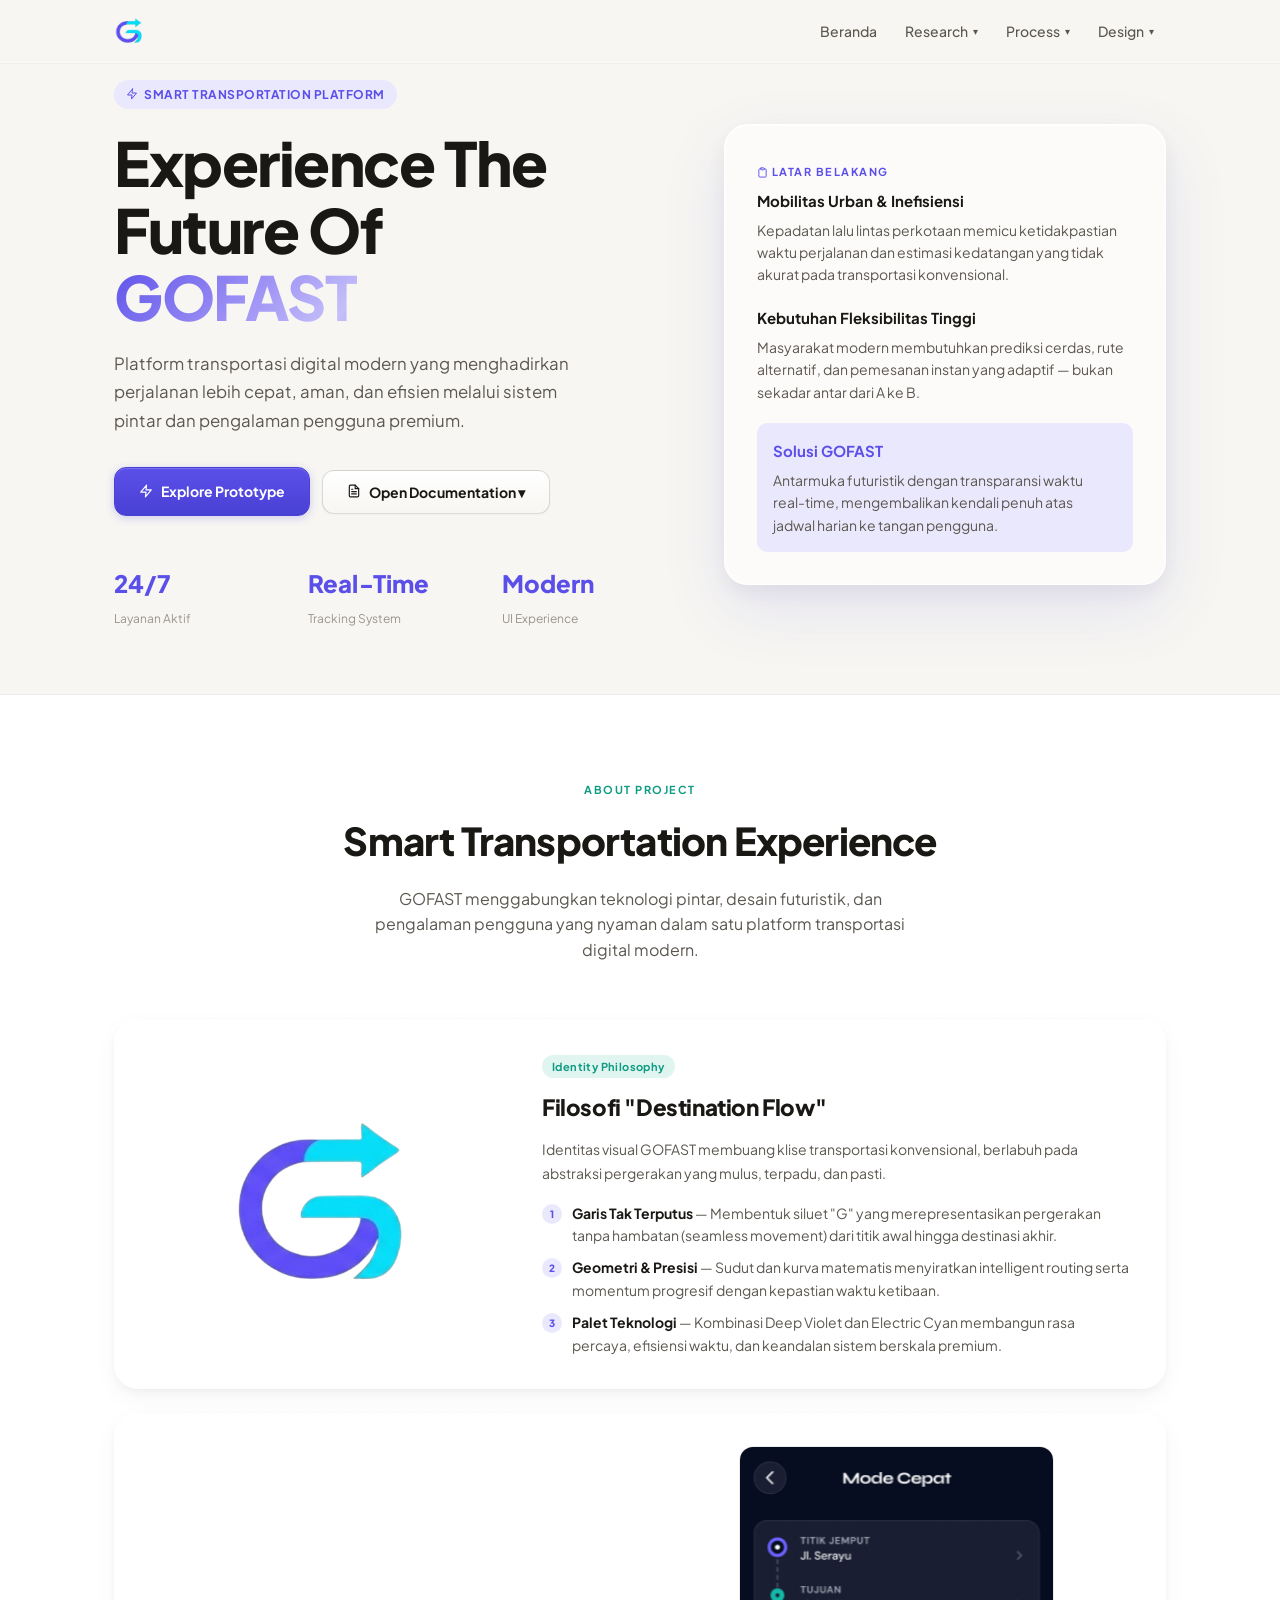
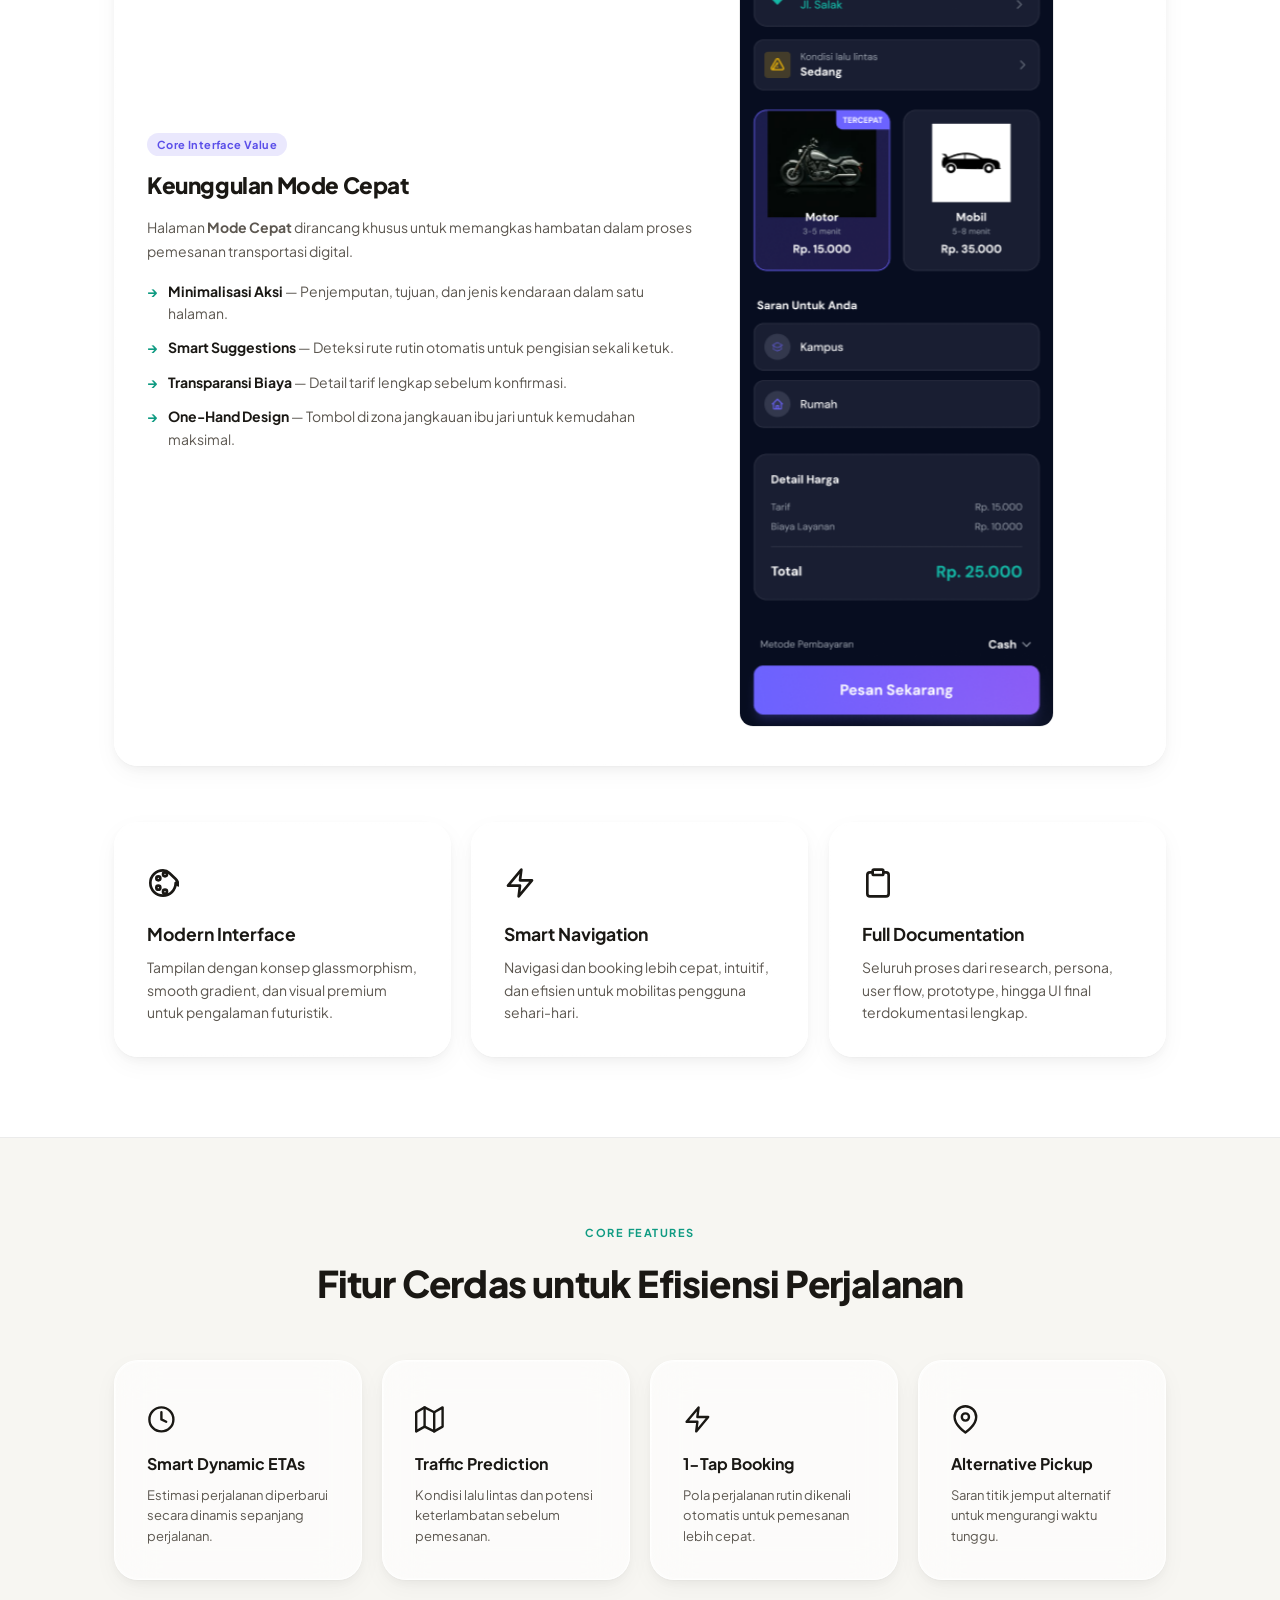
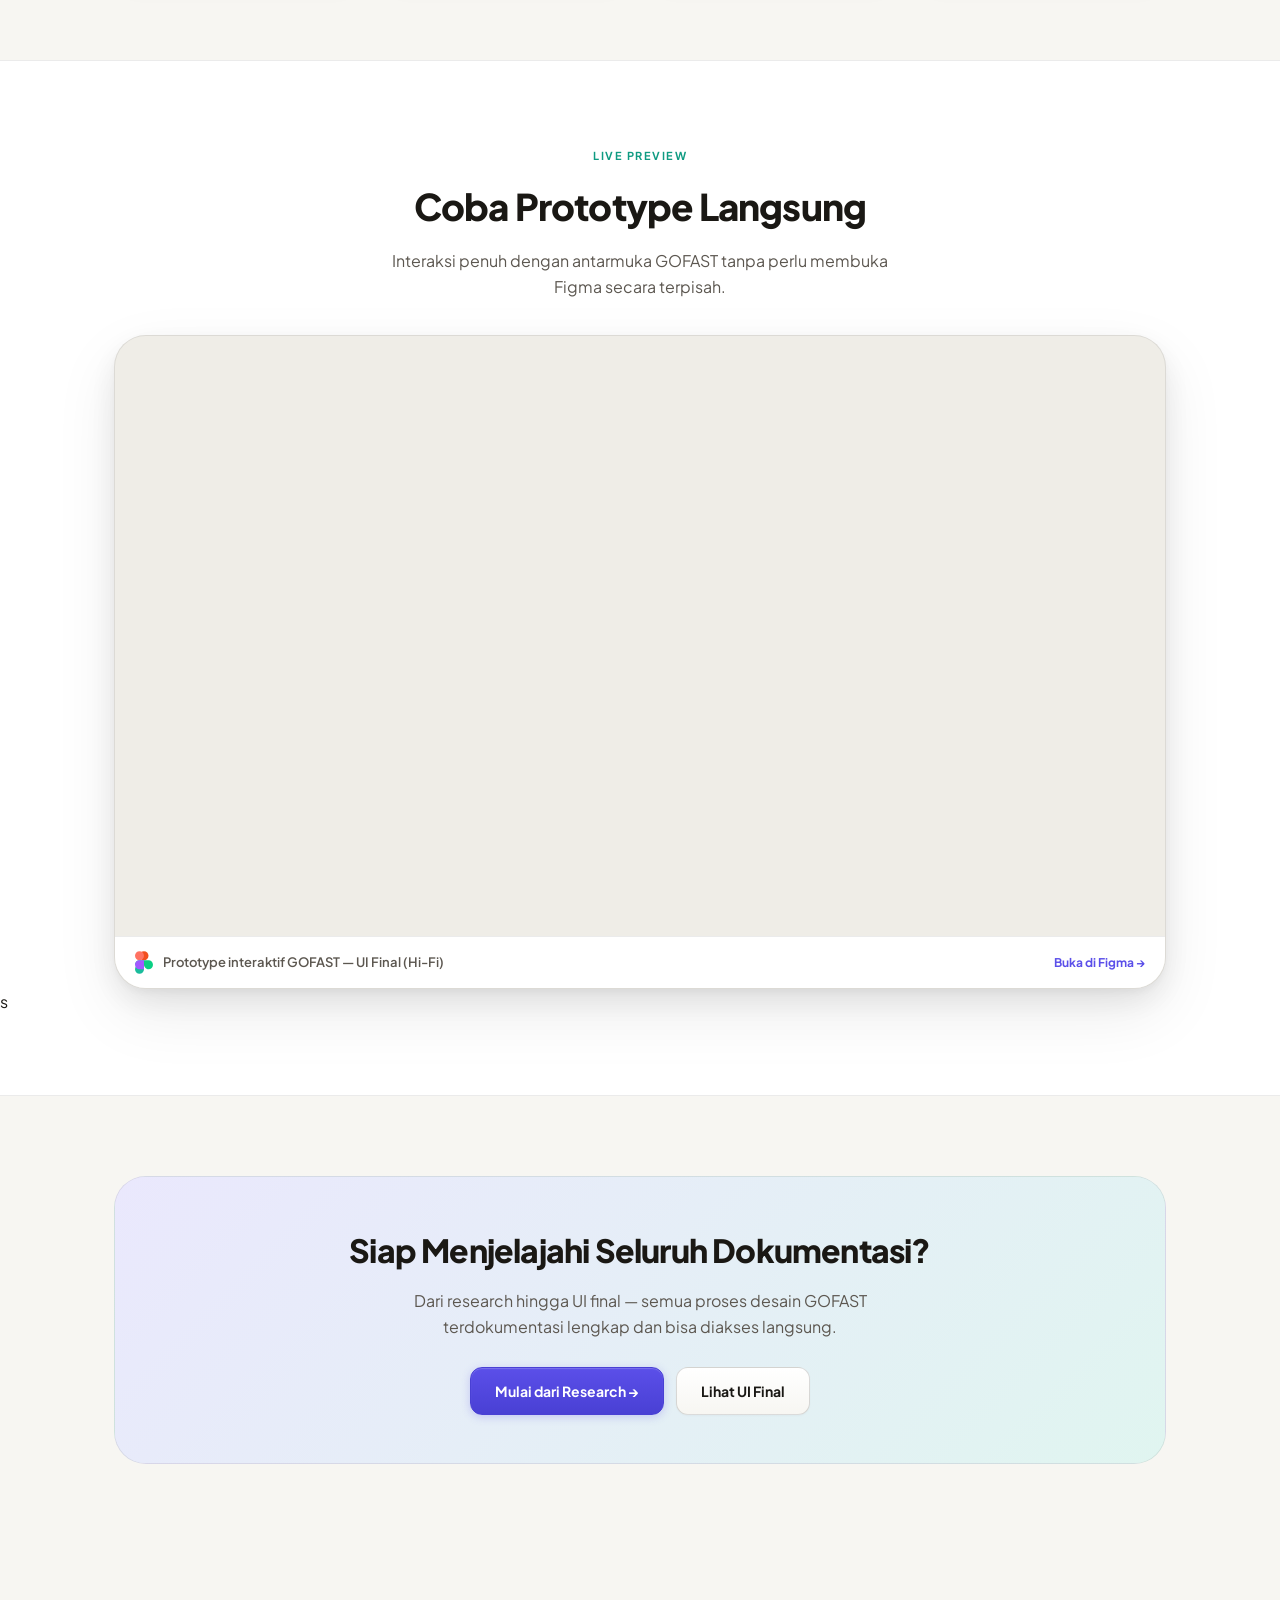
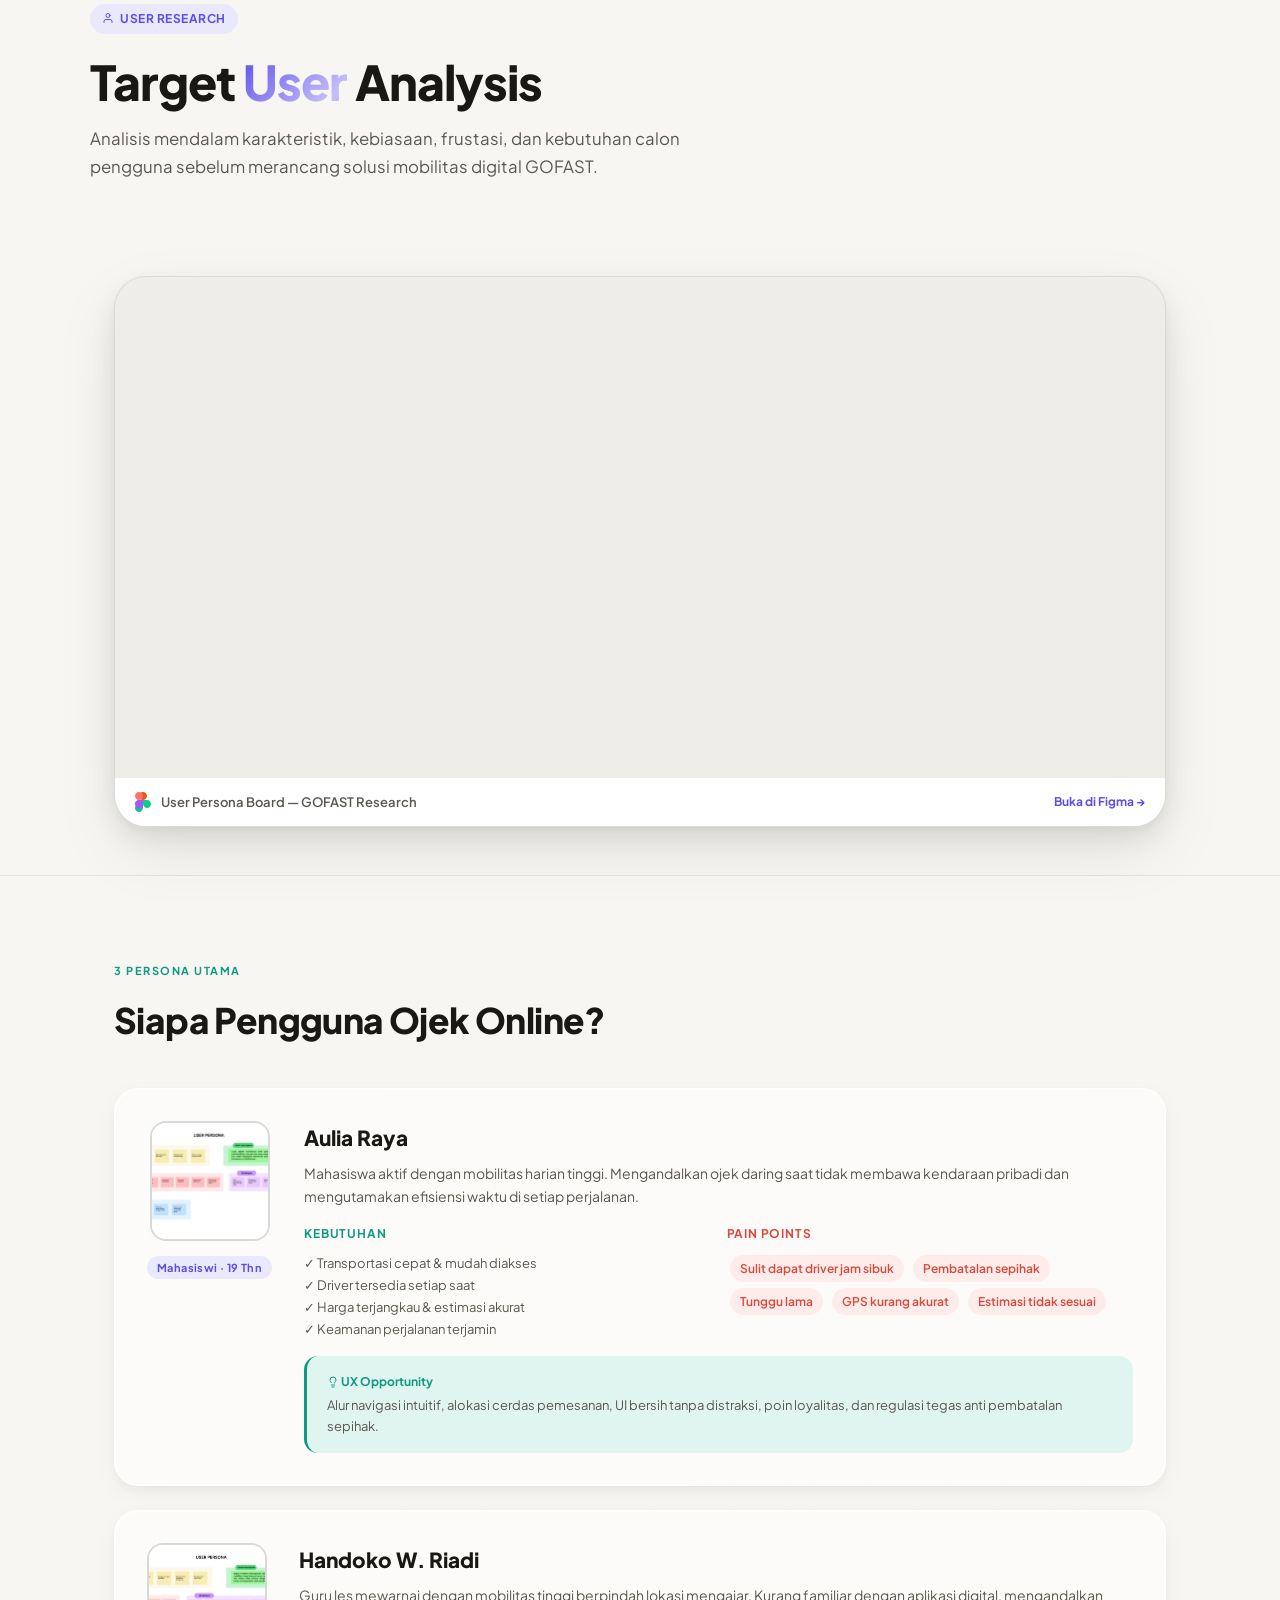
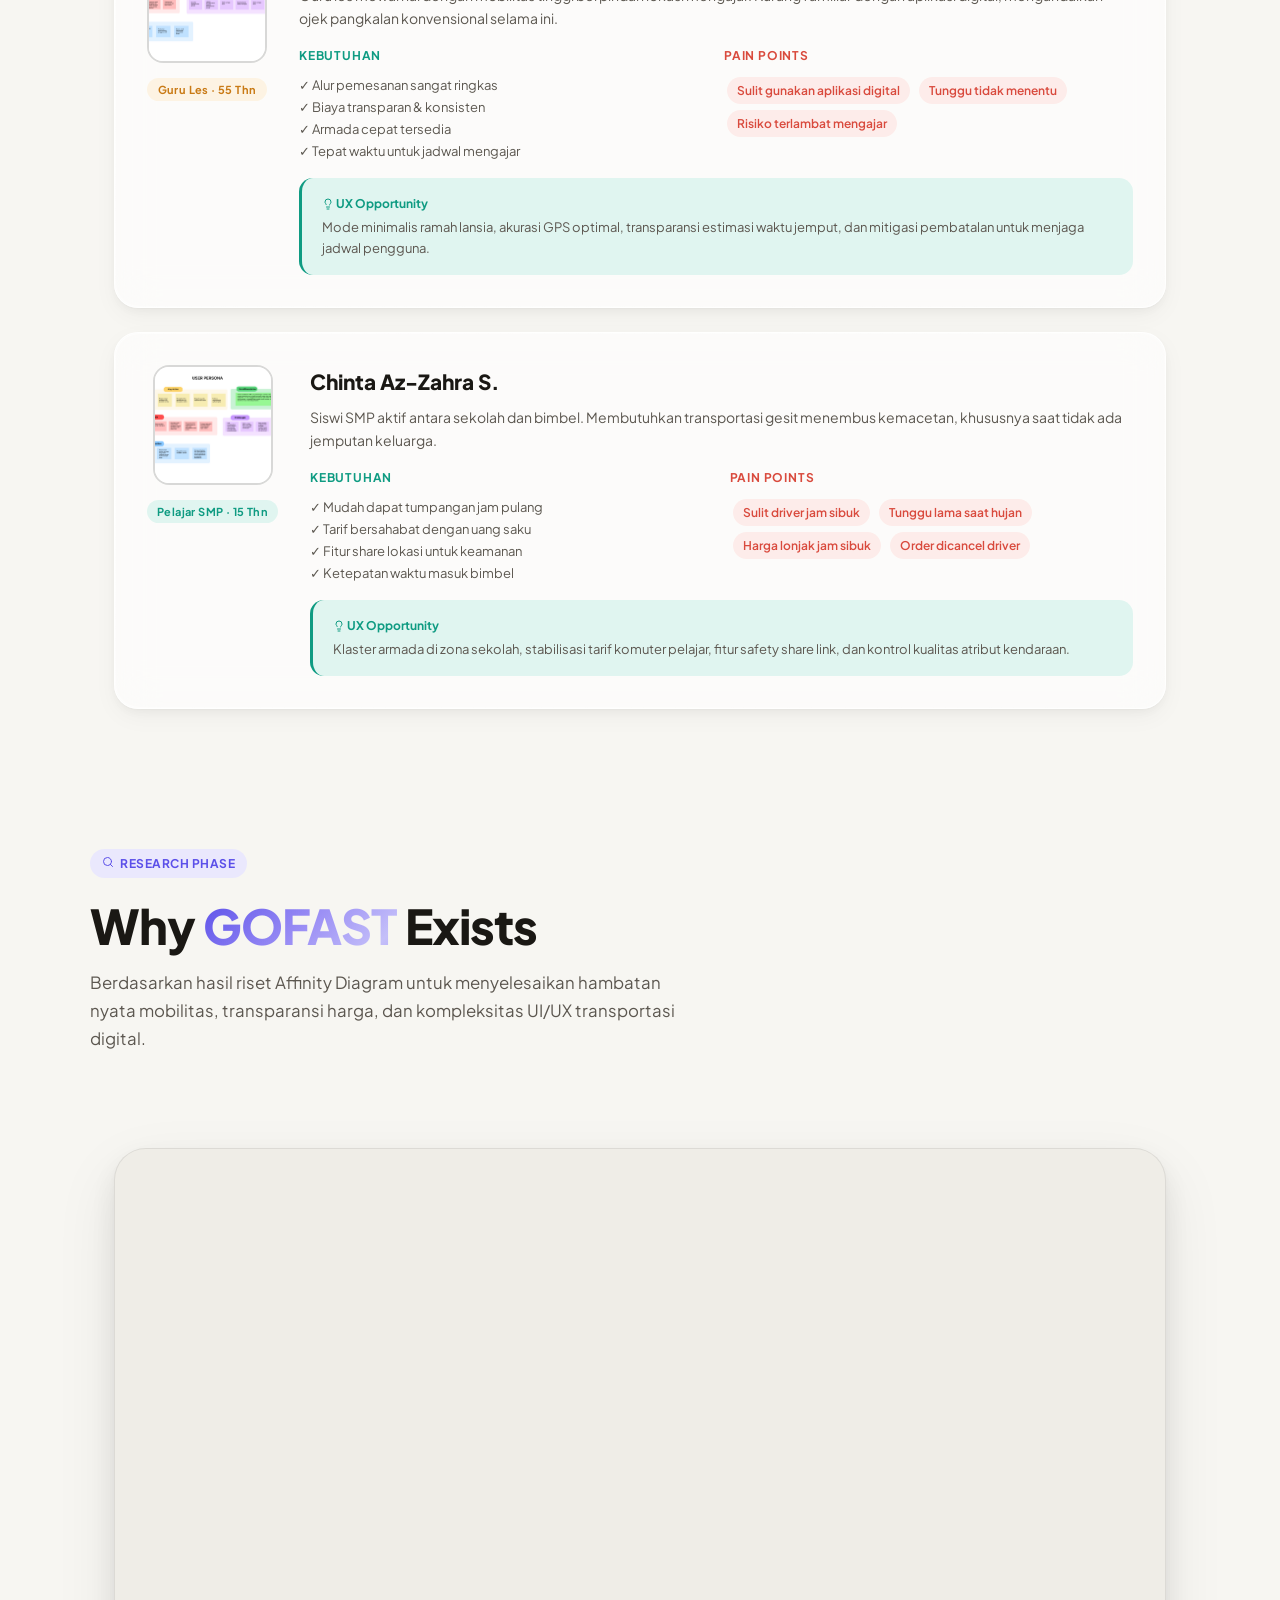
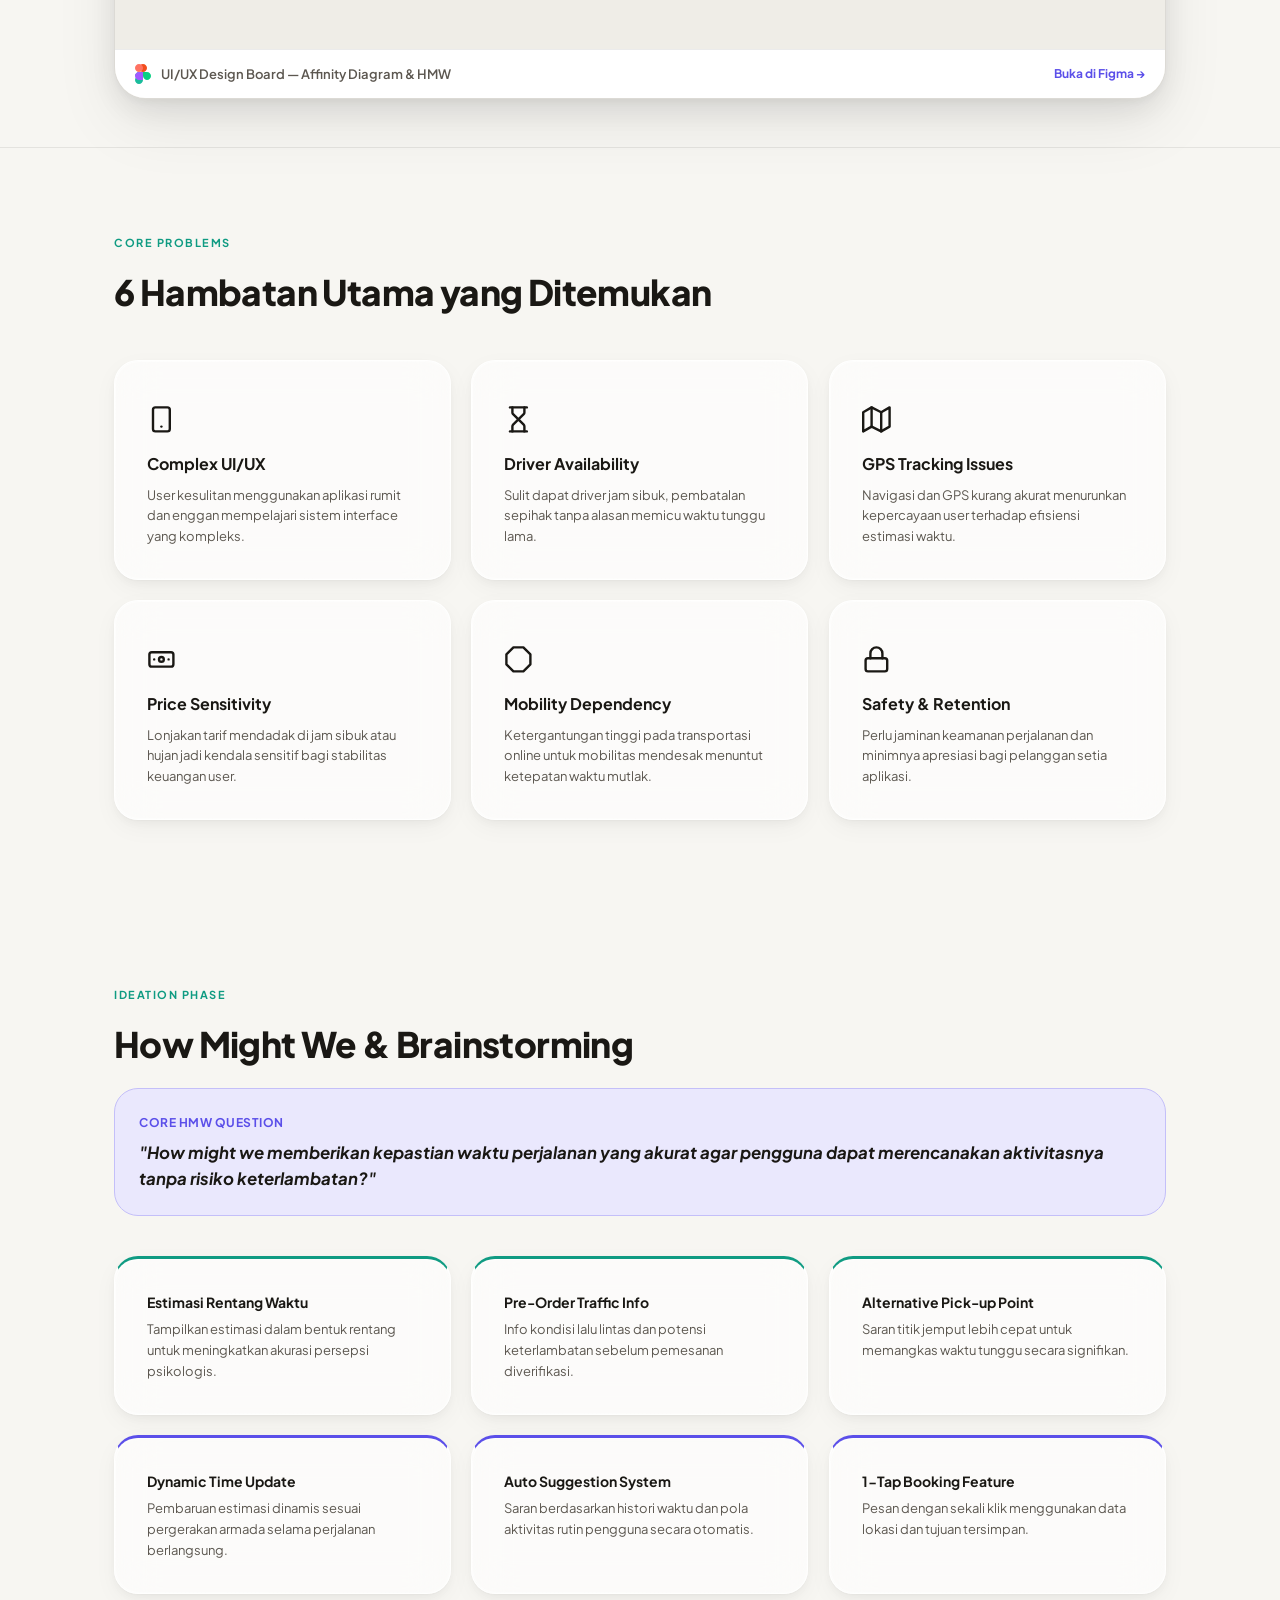
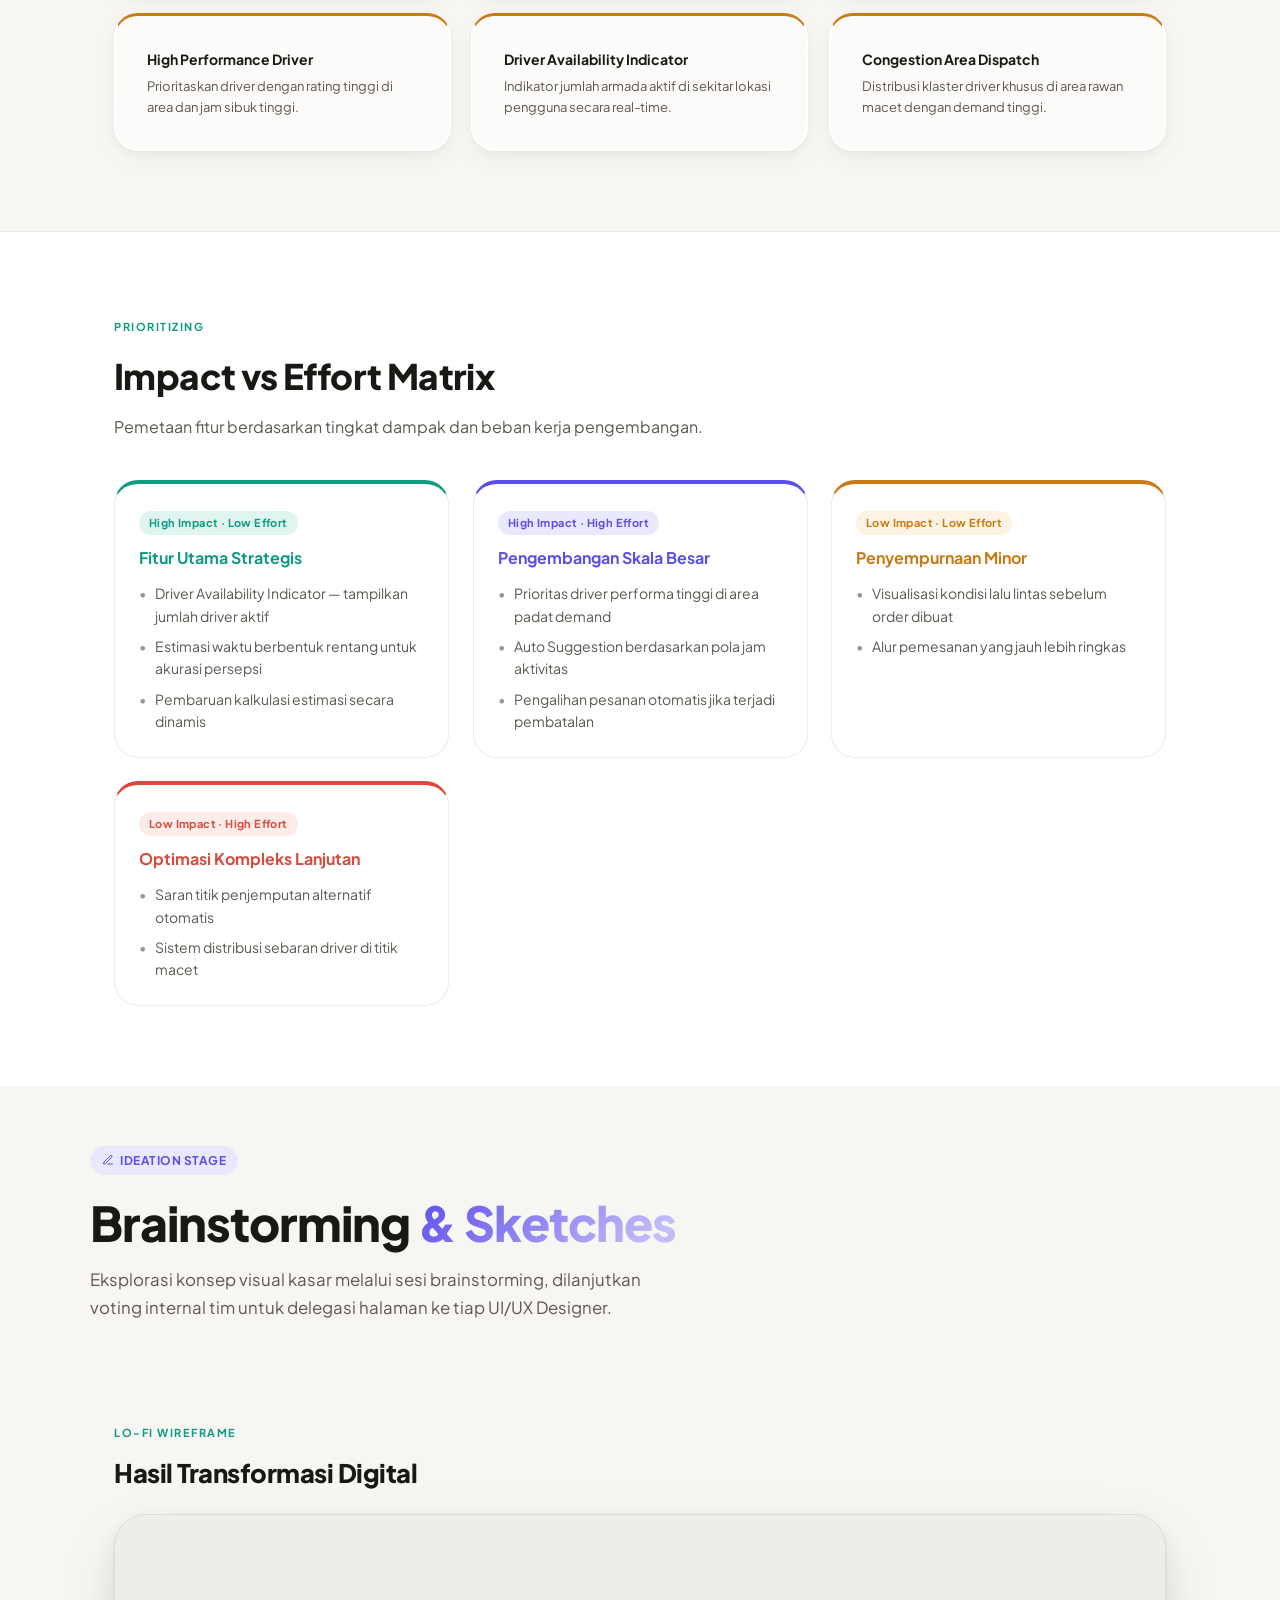
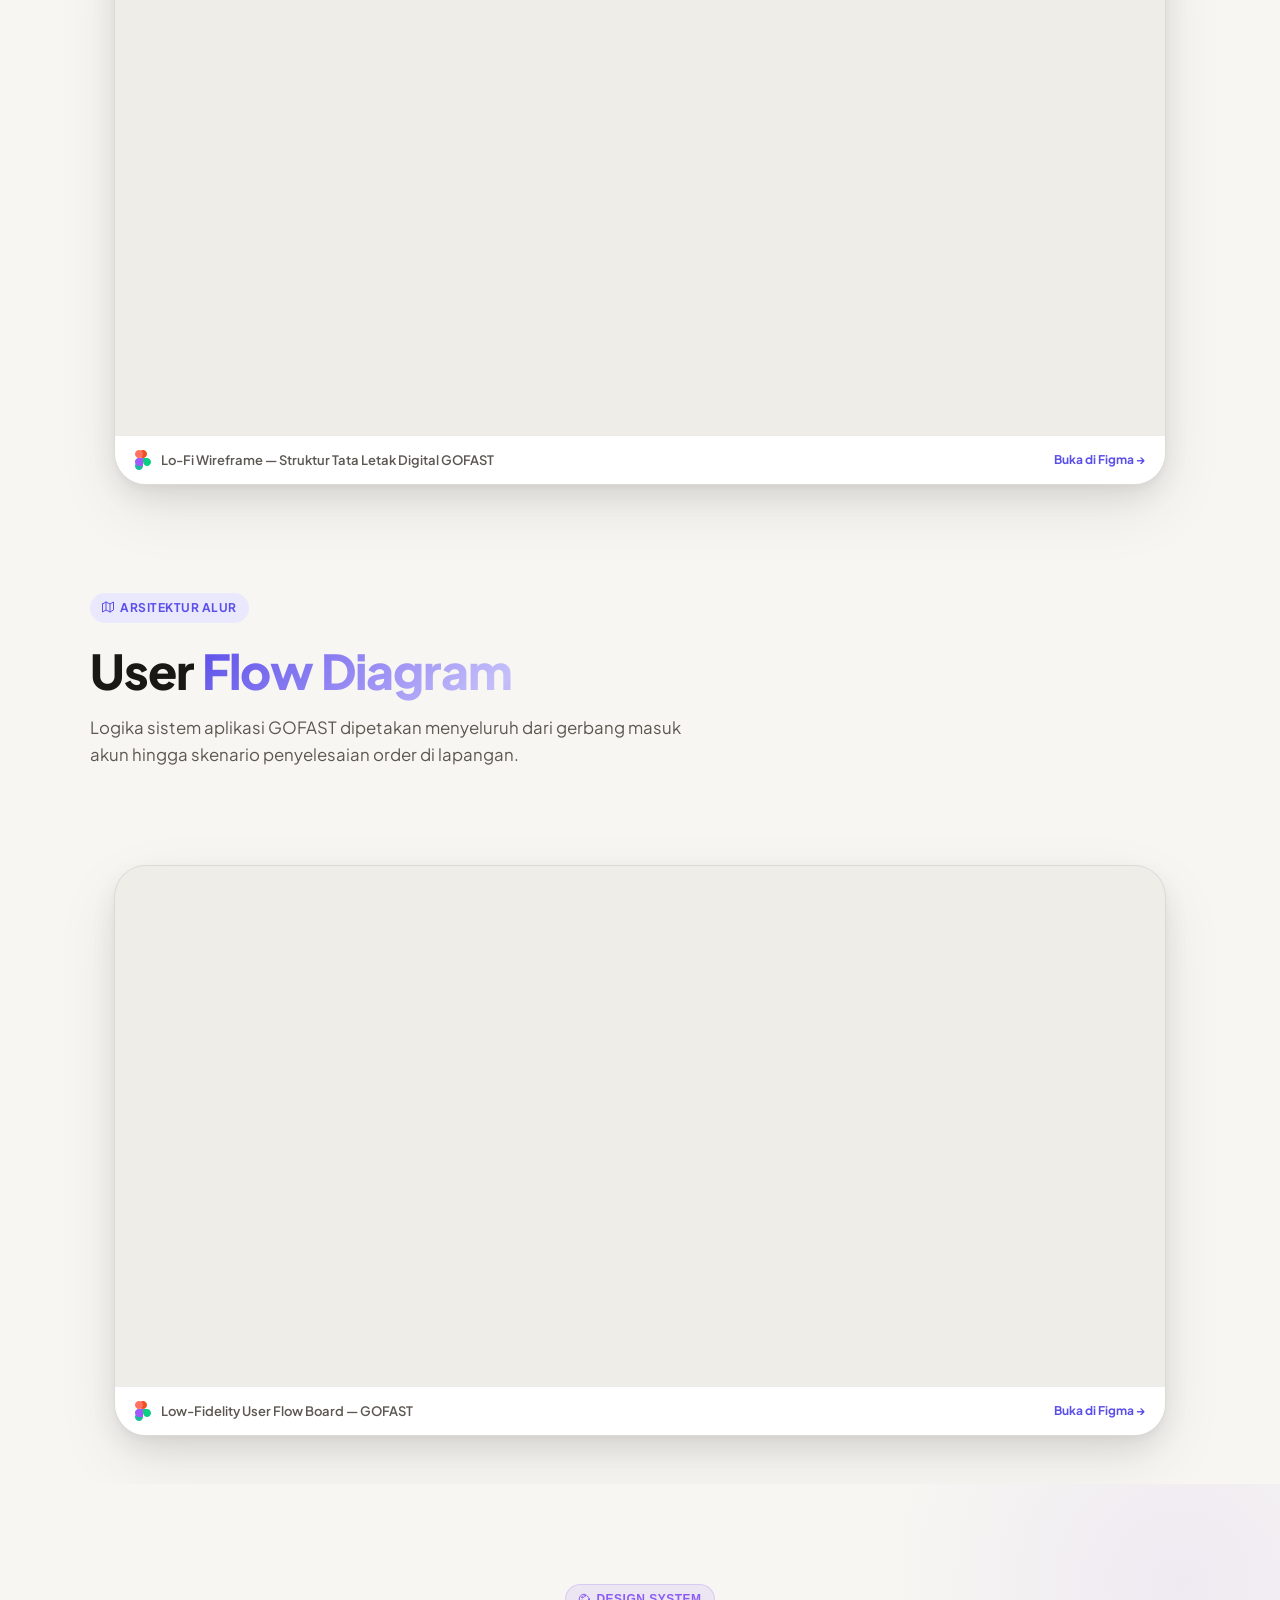
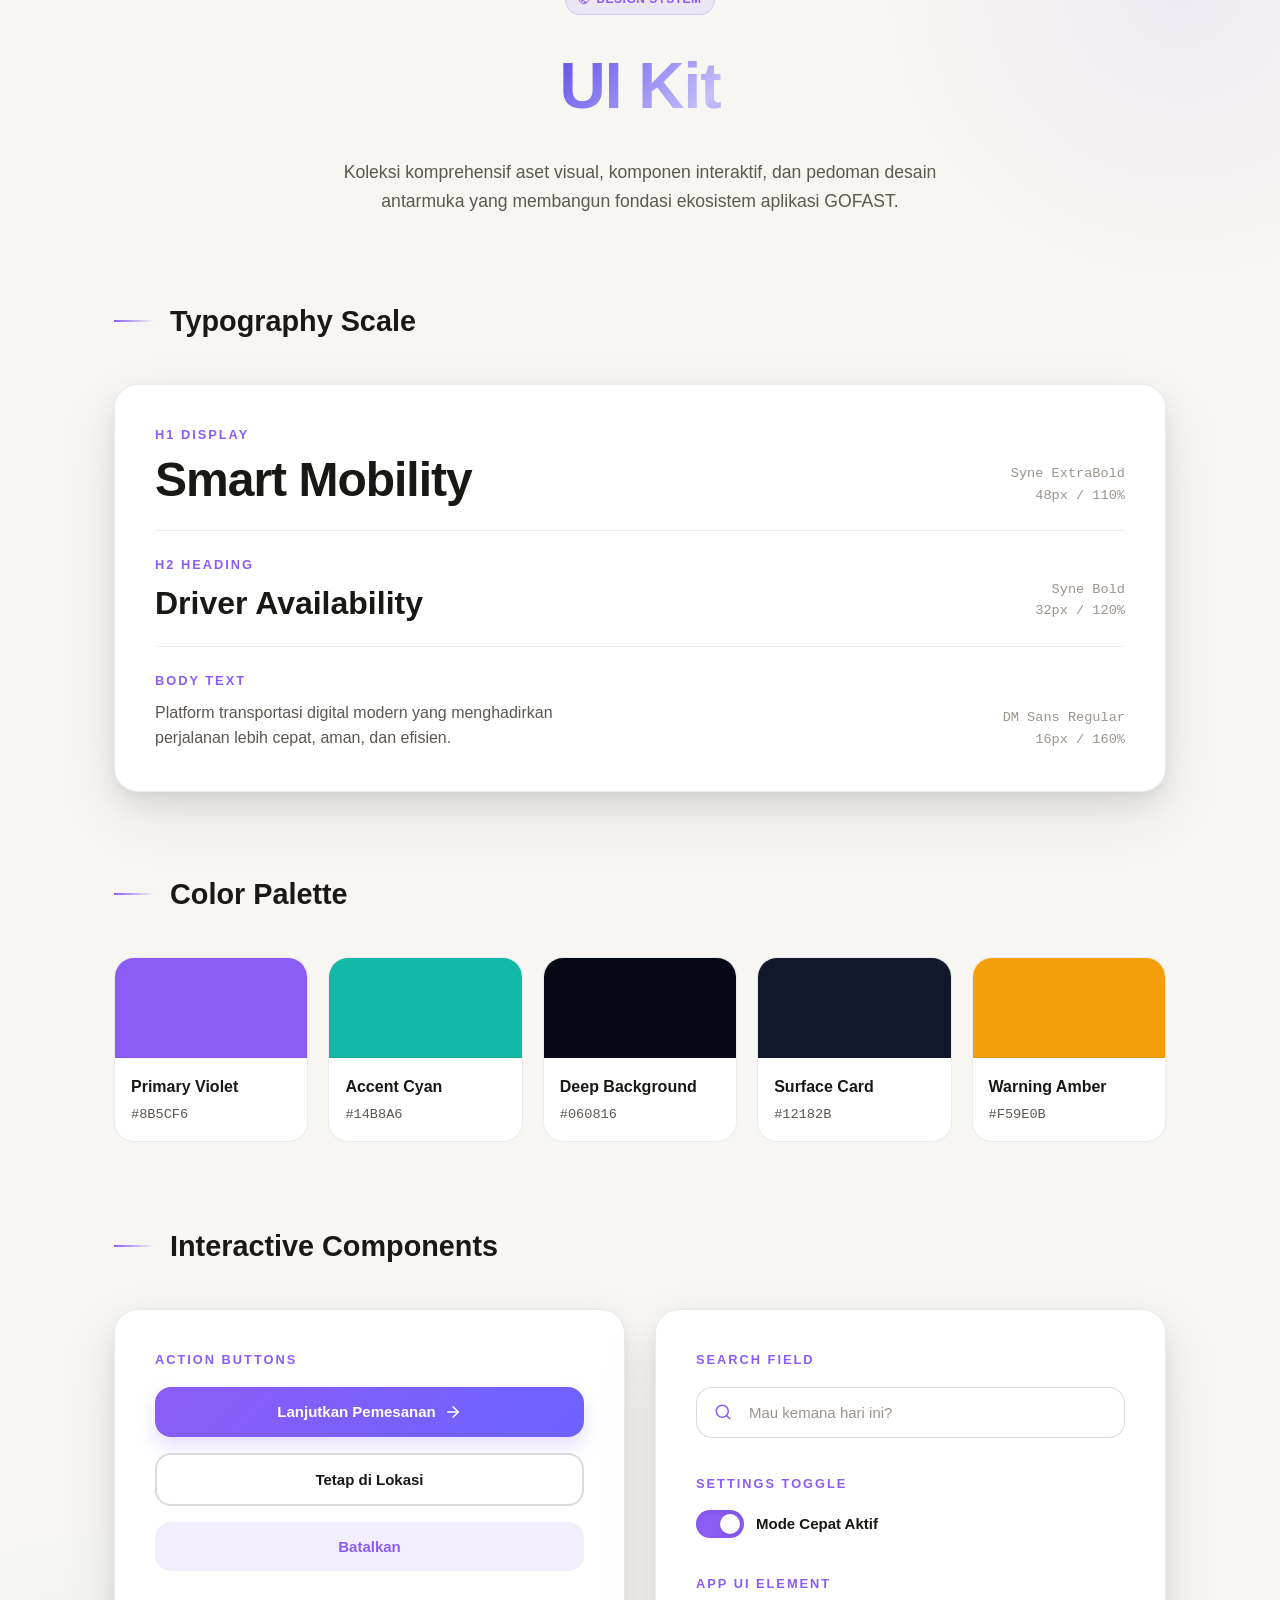
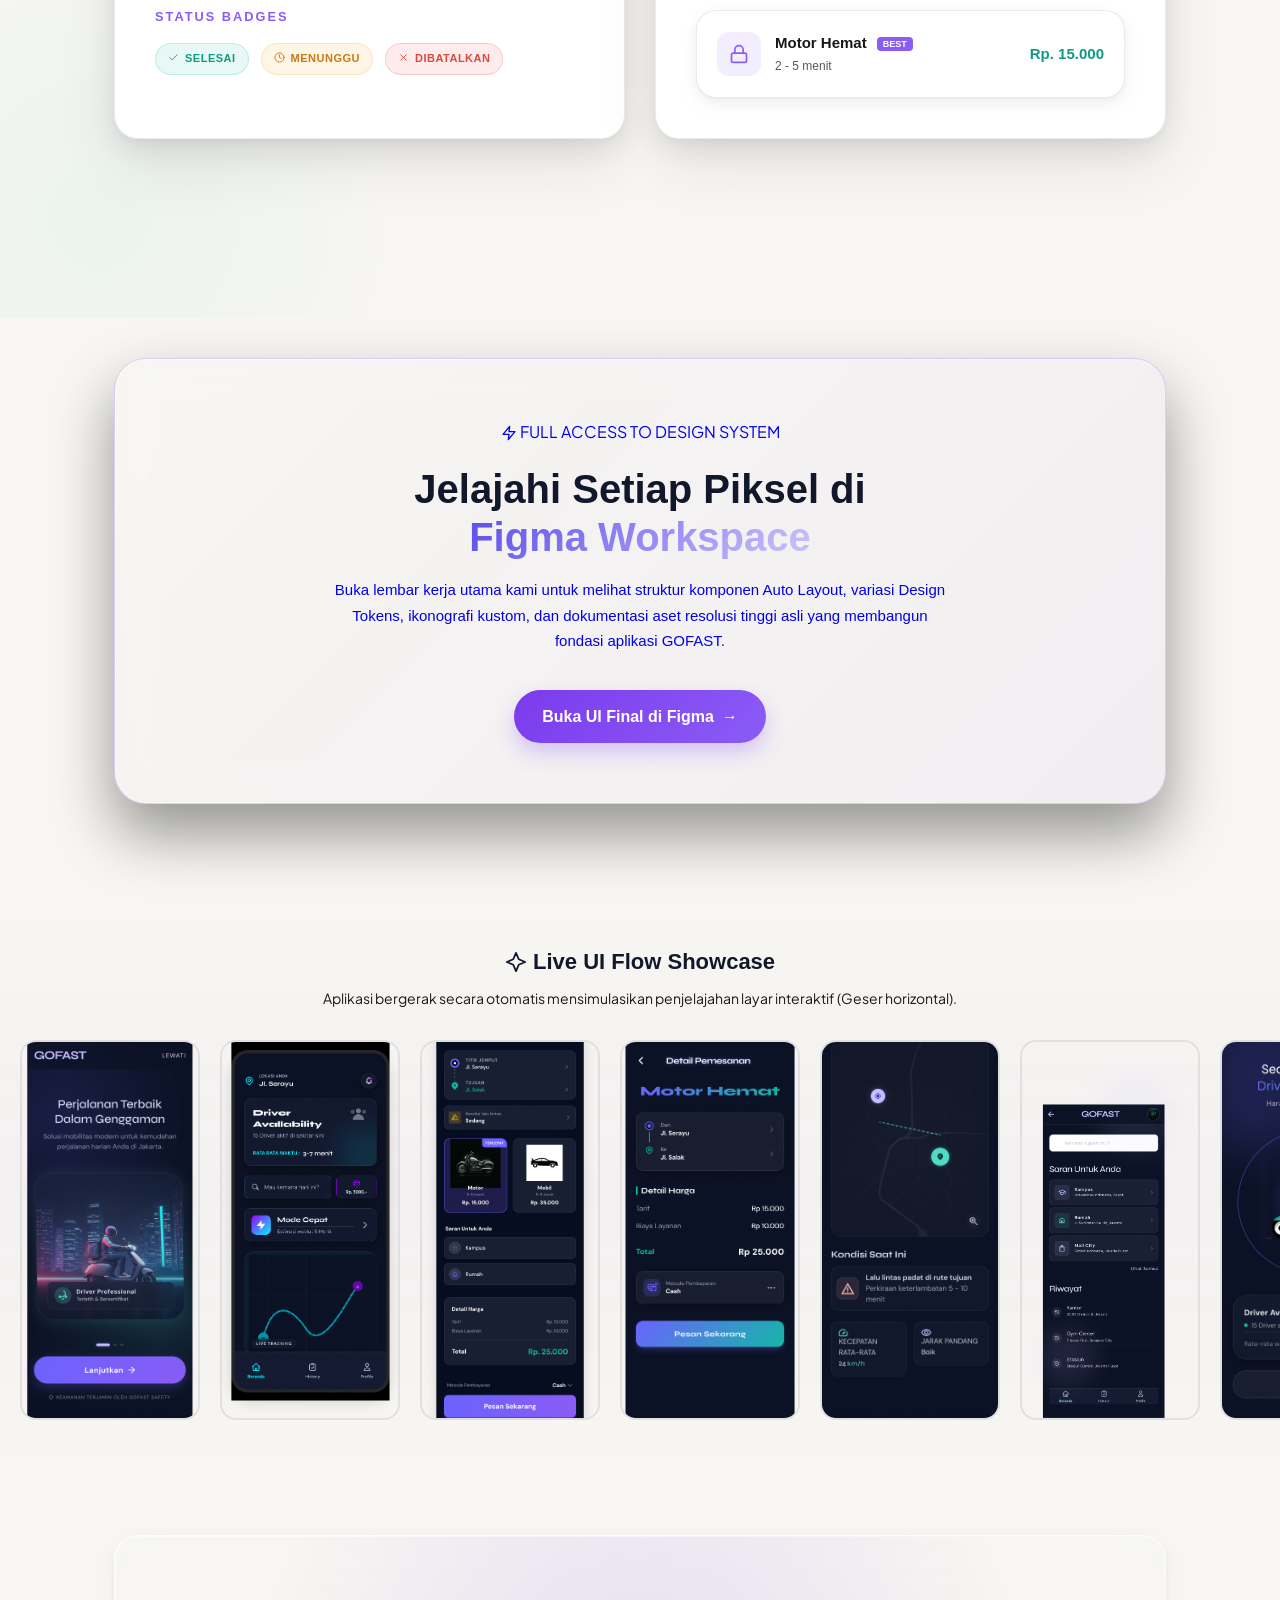
<file: index.html>
<!DOCTYPE html>
<html lang="id">
<head>
  <meta charset="UTF-8">
  <meta name="viewport" content="width=device-width, initial-scale=1.0">
  <title>GOFAST — Smart Transportation Platform</title>
  <link rel="preconnect" href="https://fonts.googleapis.com">
  <link rel="preconnect" href="https://fonts.gstatic.com" crossorigin>
  <link href="https://fonts.googleapis.com/css2?family=Plus+Jakarta+Sans:wght@300;400;500;600;700;800&family=Instrument+Serif:ital@0;1&display=swap" rel="stylesheet">
  <link rel="stylesheet" href="css/style.css">
  <link rel="stylesheet" href="css/animation.css">
</head>
<body>

<header class="header">
  <div class="container navbar">
    <a href="index.html" class="logo">
      <img src="/image/logo.WebP" alt="GOFAST Logo" class="logo-img">
    </a>
    
    <button class="menu-toggle" aria-label="Toggle menu">
      <span></span><span></span><span></span>
    </button>
    
    <nav class="nav-menu">
      <a href="#beranda"><span class="drop-icon"></span> Beranda</a>
      
      <div class="nav-dropdown">
        <button class="nav-dropbtn">Research <span class="drop-chevron">▾</span></button>
        <div class="nav-dropdown-content">
          <a href="#persona"><span class="drop-icon"><svg width="1em" height="1em" viewBox="0 0 24 24" fill="none" stroke="currentColor" stroke-width="2" stroke-linecap="round" stroke-linejoin="round" style="vertical-align: middle; margin-top: -2px;"><path d="M20 21v-2a4 4 0 0 0-4-4H8a4 4 0 0 0-4 4v2"></path><circle cx="12" cy="7" r="4"></circle></svg></span> Persona</a>
          <a href="#problem"><span class="drop-icon"><svg width="1em" height="1em" viewBox="0 0 24 24" fill="none" stroke="currentColor" stroke-width="2" stroke-linecap="round" stroke-linejoin="round" style="vertical-align: middle; margin-top: -2px;"><circle cx="11" cy="11" r="8"></circle><line x1="21" y1="21" x2="16.65" y2="16.65"></line></svg></span> Problem Statement</a>
        </div>
      </div>
      
      <div class="nav-dropdown">
        <button class="nav-dropbtn">Process <span class="drop-chevron">▾</span></button>
        <div class="nav-dropdown-content">
          <a href="#sketches"><span class="drop-icon"><svg width="1em" height="1em" viewBox="0 0 24 24" fill="none" stroke="currentColor" stroke-width="2" stroke-linecap="round" stroke-linejoin="round" style="vertical-align: middle; margin-top: -2px;"><path d="M12 20h9"></path><path d="M16.5 3.5a2.121 2.121 0 0 1 3 3L7 19l-4 1 1-4L16.5 3.5z"></path></svg></span> Sketches</a>
          <a href="#flow"><span class="drop-icon"><svg width="1em" height="1em" viewBox="0 0 24 24" fill="none" stroke="currentColor" stroke-width="2" stroke-linecap="round" stroke-linejoin="round" style="vertical-align: middle; margin-top: -2px;"><polygon points="1 6 8 2 16 6 23 2 23 18 16 22 8 18 1 22 1 6"></polygon><line x1="8" y1="2" x2="8" y2="18"></line><line x1="16" y1="6" x2="16" y2="22"></line></svg></span> User Flow</a>
        </div>
      </div>
      
      <div class="nav-dropdown">
        <button class="nav-dropbtn">Design <span class="drop-chevron">▾</span></button>
        <div class="nav-dropdown-content">
          <a href="#tipografi"><span class="drop-icon"><svg width="1em" height="1em" viewBox="0 0 24 24" fill="none" stroke="currentColor" stroke-width="2" stroke-linecap="round" stroke-linejoin="round" style="vertical-align: middle; margin-top: -2px;"><polyline points="4 7 4 4 20 4 20 7"></polyline><line x1="9" y1="20" x2="15" y2="20"></line><line x1="12" y1="4" x2="12" y2="20"></line></svg></span> Tipografi</a>
          <a href="#uifinal"><span class="drop-icon"><svg width="1em" height="1em" viewBox="0 0 24 24" fill="none" stroke="currentColor" stroke-width="2" stroke-linecap="round" stroke-linejoin="round" style="vertical-align: middle; margin-top: -2px;"><circle cx="13.5" cy="5.5" r="1.5"></circle><circle cx="8.5" cy="8.5" r="1.5"></circle><circle cx="8.5" cy="15.5" r="1.5"></circle><circle cx="13.5" cy="18.5" r="1.5"></circle><path d="M21.5 12A9.5 9.5 0 1 1 12 2.5v0c1.76 0 3.5.7 4.75 1.95L21.5 9c1.25 1.25 1.95 2.99 1.95 4.75v0z"></path></svg></span> UI Final</a>
        </div>
      </div>
    </nav>
  </div>
</header>
<!-- HERO -->
<section style="padding: 80px 0 64px;">
<section id="beranda"></section>
  <div class="container">
    <div class="hero-layout" style="display: flex; gap: 48px; align-items: center;">
      <div class="hero-text" style="flex: 1; max-width: 56%;">
        <div class="hero-eyebrow"><svg width="1em" height="1em" viewBox="0 0 24 24" fill="none" stroke="currentColor" stroke-width="2" stroke-linecap="round" stroke-linejoin="round" style="vertical-align: middle; margin-top: -2px;"><polygon points="13 2 3 14 12 14 11 22 21 10 12 10 13 2"></polygon></svg> Smart Transportation Platform</div>
        <h1 style="font-size: clamp(2.4rem, 5vw, 3.8rem); font-weight: 800; line-height: 1.1; letter-spacing: -1.5px; margin-bottom: 20px;">
          Experience The<br>Future Of<br>
          <span class="gradient-text">GOFAST</span>
        </h1>
        <p style="color: var(--text-2); font-size: 1.05rem; line-height: 1.7; margin-bottom: 32px; max-width: 480px;">
          Platform transportasi digital modern yang menghadirkan perjalanan lebih cepat, aman, dan efisien melalui sistem pintar dan pengalaman pengguna premium.
        </p>
        <div class="hero-buttons" style="display: flex; gap: 12px; align-items: center; flex-wrap: wrap; margin-bottom: 48px;">
          <a href="https://www.figma.com/proto/zeWfDdqE2L9W0G9Yodgt2X/Untitled?node-id=0-1&t=uQu8qkPmfVfUbeEe-1" target="_blank" class="btn btn-primary">
            <svg width="1em" height="1em" viewBox="0 0 24 24" fill="none" stroke="currentColor" stroke-width="2" stroke-linecap="round" stroke-linejoin="round" style="vertical-align: middle; margin-top: -2px;"><polygon points="13 2 3 14 12 14 11 22 21 10 12 10 13 2"></polygon></svg> Explore Prototype
          </a>
          <div class="hero-dropdown">
            <button class="btn btn-outline" id="docBtn"><svg width="1em" height="1em" viewBox="0 0 24 24" fill="none" stroke="currentColor" stroke-width="2" stroke-linecap="round" stroke-linejoin="round" style="vertical-align: middle; margin-top: -2px;"><path d="M14 2H6a2 2 0 0 0-2 2v16a2 2 0 0 0 2 2h12a2 2 0 0 0 2-2V8z"></path><polyline points="14 2 14 8 20 8"></polyline><line x1="16" y1="13" x2="8" y2="13"></line><line x1="16" y1="17" x2="8" y2="17"></line><polyline points="10 9 9 9 8 9"></polyline></svg> Open Documentation ▾</button>
            <div class="hero-dropdown-menu" id="docMenu">
              <a href="https://www.figma.com/design/Y3NHLR5LgUpNu5y3gUyGEd/UI-UX-DESIGN?node-id=270-38" target="_blank" class="dropdown-link">
                <span class="opt-title">Design & Wireframe</span>
                <span class="opt-desc">Riset, Crazy Design, dan Lo-Fi layout</span>
              </a>
              <a href="https://www.figma.com/board/tk6ZVI2sdPOY2IP51L4pbr/LOW-FIDELITY" target="_blank" class="dropdown-link">
                <span class="opt-title">User Flow Aplikasi</span>
                <span class="opt-desc">Alur perjalanan pengguna dan logika sistem</span>
              </a>
              <a href="https://www.figma.com/design/zeWfDdqE2L9W0G9Yodgt2X/Untitled" target="_blank" class="dropdown-link">
                <span class="opt-title">UI Final</span>
                <span class="opt-desc">Tampilan High-Fidelity akhir</span>
              </a>
            </div>
          </div>
        </div>
        <div style="display: grid; grid-template-columns: repeat(3, 1fr); gap: 20px;">
          <div class="mini-stat"><h4>24/7</h4><span>Layanan Aktif</span></div>
          <div class="mini-stat"><h4>Real‑Time</h4><span>Tracking System</span></div>
          <div class="mini-stat"><h4>Modern</h4><span>UI Experience</span></div>
        </div>
      </div>

      <div class="hero-card" style="flex: 1; max-width: 42%;">
        <div class="card" style="padding: 32px;">
          <p class="tag-section" style="color: var(--violet); margin-bottom: 8px;"><svg width="1em" height="1em" viewBox="0 0 24 24" fill="none" stroke="currentColor" stroke-width="2" stroke-linecap="round" stroke-linejoin="round" style="vertical-align: middle; margin-top: -2px;"><path d="M16 4h2a2 2 0 0 1 2 2v14a2 2 0 0 1-2 2H6a2 2 0 0 1-2-2V6a2 2 0 0 1 2-2h2"></path><rect x="8" y="2" width="8" height="4" rx="1" ry="1"></rect></svg> Latar Belakang</p>
          <div style="display: flex; flex-direction: column; gap: 20px;">
            <div>
              <h4 style="font-weight: 700; font-size: 15px; margin-bottom: 6px; color: var(--text);">Mobilitas Urban & Inefisiensi</h4>
              <p style="font-size: 14px; color: var(--text-2); line-height: 1.6;">Kepadatan lalu lintas perkotaan memicu ketidakpastian waktu perjalanan dan estimasi kedatangan yang tidak akurat pada transportasi konvensional.</p>
            </div>
            <div>
              <h4 style="font-weight: 700; font-size: 15px; margin-bottom: 6px; color: var(--text);">Kebutuhan Fleksibilitas Tinggi</h4>
              <p style="font-size: 14px; color: var(--text-2); line-height: 1.6;">Masyarakat modern membutuhkan prediksi cerdas, rute alternatif, dan pemesanan instan yang adaptif — bukan sekadar antar dari A ke B.</p>
            </div>
            <div style="background: var(--violet-light); border-radius: 10px; padding: 16px;">
              <h4 style="font-weight: 700; font-size: 15px; margin-bottom: 6px; color: var(--violet);">Solusi GOFAST</h4>
              <p style="font-size: 14px; color: var(--text-2); line-height: 1.6;">Antarmuka futuristik dengan transparansi waktu real-time, mengembalikan kendali penuh atas jadwal harian ke tangan pengguna.</p>
            </div>
          </div>
        </div>
      </div>
    </div>
  </div>
</section>

<!-- ABOUT PROJECT -->
<section class="section" style="background: var(--surface); border-top: 1px solid var(--border); border-bottom: 1px solid var(--border);">
  <div class="container">
    <div style="text-align: center; margin-bottom: 56px;">
      <span class="tag-section">About Project</span>
      <h2 style="font-size: clamp(1.8rem, 3vw, 2.5rem); font-weight: 800; letter-spacing: -0.8px; margin-bottom: 14px;">Smart Transportation Experience</h2>
      <p style="color: var(--text-2); max-width: 580px; margin: 0 auto;">GOFAST menggabungkan teknologi pintar, desain futuristik, dan pengalaman pengguna yang nyaman dalam satu platform transportasi digital modern.</p>
    </div>

    <!-- Logo Philosophy -->
    <div class="card about-card" style="margin-bottom: 24px;">
      <div class="img-col" style="width: 36%;">
        <img src="image/logo.WebP" alt="GOFAST Logo" style="max-width: 200px; display: block; margin: 0 auto;">
      </div>
    <div class="text-col">
  <span class="badge badge-teal" style="margin-bottom: 12px;">Identity Philosophy</span>
  <h3 style="font-size: 1.4rem; font-weight: 800; margin-bottom: 12px; letter-spacing: -0.4px;">Filosofi "Destination Flow"</h3>
  <p style="color: var(--text-2); font-size: 14px; line-height: 1.7; margin-bottom: 16px;">Identitas visual GOFAST membuang klise transportasi konvensional, berlabuh pada abstraksi pergerakan yang mulus, terpadu, dan pasti.</p>
  <ul style="list-style: none; padding: 0; display: flex; flex-direction: column; gap: 10px;">
    <li style="display: flex; gap: 10px; align-items: flex-start; font-size: 14px; color: var(--text-2);">
      <span style="width: 20px; height: 20px; border-radius: 50%; background: var(--violet-light); color: var(--violet); display: flex; align-items: center; justify-content: center; font-size: 10px; font-weight: 800; flex-shrink: 0; margin-top: 2px;">1</span>
      <span><strong style="color: var(--text);">Garis Tak Terputus</strong> — Membentuk siluet "G" yang merepresentasikan pergerakan tanpa hambatan (seamless movement) dari titik awal hingga destinasi akhir.</span>
    </li>
    <li style="display: flex; gap: 10px; align-items: flex-start; font-size: 14px; color: var(--text-2);">
      <span style="width: 20px; height: 20px; border-radius: 50%; background: var(--violet-light); color: var(--violet); display: flex; align-items: center; justify-content: center; font-size: 10px; font-weight: 800; flex-shrink: 0; margin-top: 2px;">2</span>
      <span><strong style="color: var(--text);">Geometri & Presisi</strong> — Sudut dan kurva matematis menyiratkan intelligent routing serta momentum progresif dengan kepastian waktu ketibaan.</span>
    </li>
    <li style="display: flex; gap: 10px; align-items: flex-start; font-size: 14px; color: var(--text-2);">
      <span style="width: 20px; height: 20px; border-radius: 50%; background: var(--violet-light); color: var(--violet); display: flex; align-items: center; justify-content: center; font-size: 10px; font-weight: 800; flex-shrink: 0; margin-top: 2px;">3</span>
      <span><strong style="color: var(--text);">Palet Teknologi</strong> — Kombinasi Deep Violet dan Electric Cyan membangun rasa percaya, efisiensi waktu, dan keandalan sistem berskala premium.</span>
    </li>
  </ul>
</div>
    </div>

    <!-- Mode Cepat -->
    <div class="card about-card reverse" style="margin-bottom: 56px;">
      <div class="img-col" style="width: 40%;">
        <img src="image/Screenshot From 2026-05-29 17-46-53.WebP" alt="Mode Cepat" style="width: 80%; border-radius: 14px; border: 1px solid var(--border);">
      </div>
      <div class="text-col">
        <span class="badge badge-violet" style="margin-bottom: 12px;">Core Interface Value</span>
        <h3 style="font-size: 1.4rem; font-weight: 800; margin-bottom: 12px; letter-spacing: -0.4px;">Keunggulan Mode Cepat</h3>
        <p style="color: var(--text-2); font-size: 14px; line-height: 1.7; margin-bottom: 16px;">Halaman <strong>Mode Cepat</strong> dirancang khusus untuk memangkas hambatan dalam proses pemesanan transportasi digital.</p>
        <div style="display: flex; flex-direction: column; gap: 12px;">
          <div style="display: flex; gap: 10px; font-size: 14px; color: var(--text-2);">
            <span style="color: var(--teal); font-weight: 700; flex-shrink: 0;">→</span>
            <span><strong style="color: var(--text);">Minimalisasi Aksi</strong> — Penjemputan, tujuan, dan jenis kendaraan dalam satu halaman.</span>
          </div>
          <div style="display: flex; gap: 10px; font-size: 14px; color: var(--text-2);">
            <span style="color: var(--teal); font-weight: 700; flex-shrink: 0;">→</span>
            <span><strong style="color: var(--text);">Smart Suggestions</strong> — Deteksi rute rutin otomatis untuk pengisian sekali ketuk.</span>
          </div>
          <div style="display: flex; gap: 10px; font-size: 14px; color: var(--text-2);">
            <span style="color: var(--teal); font-weight: 700; flex-shrink: 0;">→</span>
            <span><strong style="color: var(--text);">Transparansi Biaya</strong> — Detail tarif lengkap sebelum konfirmasi.</span>
          </div>
          <div style="display: flex; gap: 10px; font-size: 14px; color: var(--text-2);">
            <span style="color: var(--teal); font-weight: 700; flex-shrink: 0;">→</span>
            <span><strong style="color: var(--text);">One-Hand Design</strong> — Tombol di zona jangkauan ibu jari untuk kemudahan maksimal.</span>
          </div>
        </div>
      </div>
    </div>

    <!-- Feature Cards -->
    <div class="grid-3">
      <div class="card card-hover reveal">
        <div style="font-size: 2rem; margin-bottom: 14px;"><svg width="1em" height="1em" viewBox="0 0 24 24" fill="none" stroke="currentColor" stroke-width="2" stroke-linecap="round" stroke-linejoin="round" style="vertical-align: middle; margin-top: -2px;"><circle cx="13.5" cy="5.5" r="1.5"></circle><circle cx="8.5" cy="8.5" r="1.5"></circle><circle cx="8.5" cy="15.5" r="1.5"></circle><circle cx="13.5" cy="18.5" r="1.5"></circle><path d="M21.5 12A9.5 9.5 0 1 1 12 2.5v0c1.76 0 3.5.7 4.75 1.95L21.5 9c1.25 1.25 1.95 2.99 1.95 4.75v0z"></path></svg></div>
        <h3 style="font-weight: 700; font-size: 1.1rem; margin-bottom: 8px;">Modern Interface</h3>
        <p style="font-size: 14px; color: var(--text-2); line-height: 1.6;">Tampilan dengan konsep glassmorphism, smooth gradient, dan visual premium untuk pengalaman futuristik.</p>
      </div>
      <div class="card card-hover reveal">
        <div style="font-size: 2rem; margin-bottom: 14px;"><svg width="1em" height="1em" viewBox="0 0 24 24" fill="none" stroke="currentColor" stroke-width="2" stroke-linecap="round" stroke-linejoin="round" style="vertical-align: middle; margin-top: -2px;"><polygon points="13 2 3 14 12 14 11 22 21 10 12 10 13 2"></polygon></svg></div>
        <h3 style="font-weight: 700; font-size: 1.1rem; margin-bottom: 8px;">Smart Navigation</h3>
        <p style="font-size: 14px; color: var(--text-2); line-height: 1.6;">Navigasi dan booking lebih cepat, intuitif, dan efisien untuk mobilitas pengguna sehari-hari.</p>
      </div>
      <div class="card card-hover reveal">
        <div style="font-size: 2rem; margin-bottom: 14px;"><svg width="1em" height="1em" viewBox="0 0 24 24" fill="none" stroke="currentColor" stroke-width="2" stroke-linecap="round" stroke-linejoin="round" style="vertical-align: middle; margin-top: -2px;"><path d="M16 4h2a2 2 0 0 1 2 2v14a2 2 0 0 1-2 2H6a2 2 0 0 1-2-2V6a2 2 0 0 1 2-2h2"></path><rect x="8" y="2" width="8" height="4" rx="1" ry="1"></rect></svg></div>
        <h3 style="font-weight: 700; font-size: 1.1rem; margin-bottom: 8px;">Full Documentation</h3>
        <p style="font-size: 14px; color: var(--text-2); line-height: 1.6;">Seluruh proses dari research, persona, user flow, prototype, hingga UI final terdokumentasi lengkap.</p>
      </div>
    </div>
  </div>
</section>

<!-- CORE FEATURES -->
<section class="section">
  <div class="container">
    <div style="text-align: center; margin-bottom: 48px;">
      <span class="tag-section">Core Features</span>
      <h2 style="font-size: clamp(1.8rem, 3vw, 2.3rem); font-weight: 800; letter-spacing: -0.8px;">Fitur Cerdas untuk Efisiensi Perjalanan</h2>
    </div>
    <div class="grid-4">
      <div class="card card-hover reveal">
        <div style="font-size: 1.8rem; margin-bottom: 12px;"><svg width="1em" height="1em" viewBox="0 0 24 24" fill="none" stroke="currentColor" stroke-width="2" stroke-linecap="round" stroke-linejoin="round" style="vertical-align: middle; margin-top: -2px;"><circle cx="12" cy="12" r="10"></circle><polyline points="12 6 12 12 16 14"></polyline></svg></div>
        <h3 style="font-weight: 700; font-size: 1rem; margin-bottom: 8px;">Smart Dynamic ETAs</h3>
        <p style="font-size: 13px; color: var(--text-2); line-height: 1.6;">Estimasi perjalanan diperbarui secara dinamis sepanjang perjalanan.</p>
      </div>
      <div class="card card-hover reveal">
        <div style="font-size: 1.8rem; margin-bottom: 12px;"><svg width="1em" height="1em" viewBox="0 0 24 24" fill="none" stroke="currentColor" stroke-width="2" stroke-linecap="round" stroke-linejoin="round" style="vertical-align: middle; margin-top: -2px;"><polygon points="1 6 8 2 16 6 23 2 23 18 16 22 8 18 1 22 1 6"></polygon><line x1="8" y1="2" x2="8" y2="18"></line><line x1="16" y1="6" x2="16" y2="22"></line></svg></div>
        <h3 style="font-weight: 700; font-size: 1rem; margin-bottom: 8px;">Traffic Prediction</h3>
        <p style="font-size: 13px; color: var(--text-2); line-height: 1.6;">Kondisi lalu lintas dan potensi keterlambatan sebelum pemesanan.</p>
      </div>
      <div class="card card-hover reveal">
        <div style="font-size: 1.8rem; margin-bottom: 12px;"><svg width="1em" height="1em" viewBox="0 0 24 24" fill="none" stroke="currentColor" stroke-width="2" stroke-linecap="round" stroke-linejoin="round" style="vertical-align: middle; margin-top: -2px;"><polygon points="13 2 3 14 12 14 11 22 21 10 12 10 13 2"></polygon></svg></div>
        <h3 style="font-weight: 700; font-size: 1rem; margin-bottom: 8px;">1-Tap Booking</h3>
        <p style="font-size: 13px; color: var(--text-2); line-height: 1.6;">Pola perjalanan rutin dikenali otomatis untuk pemesanan lebih cepat.</p>
      </div>
      <div class="card card-hover reveal">
        <div style="font-size: 1.8rem; margin-bottom: 12px;"><svg width="1em" height="1em" viewBox="0 0 24 24" fill="none" stroke="currentColor" stroke-width="2" stroke-linecap="round" stroke-linejoin="round" style="vertical-align: middle; margin-top: -2px;"><path d="M21 10c0 7-9 13-9 13s-9-6-9-13a9 9 0 0 1 18 0z"></path><circle cx="12" cy="10" r="3"></circle></svg></div>
        <h3 style="font-weight: 700; font-size: 1rem; margin-bottom: 8px;">Alternative Pickup</h3>
        <p style="font-size: 13px; color: var(--text-2); line-height: 1.6;">Saran titik jemput alternatif untuk mengurangi waktu tunggu.</p>
      </div>
    </div>
  </div>
</section>

<!-- LIVE PROTOTYPE EMBED -->
<section class="section" style="background: var(--surface); border-top: 1px solid var(--border); border-bottom: 1px solid var(--border);">
  <div class="container">
    <div style="text-align: center; margin-bottom: 36px;">
      <span class="tag-section">Live Preview</span>
      <h2 style="font-size: clamp(1.8rem, 3vw, 2.3rem); font-weight: 800; letter-spacing: -0.8px; margin-bottom: 12px;">Coba Prototype Langsung</h2>
      <p style="color: var(--text-2); max-width: 500px; margin: 0 auto;">Interaksi penuh dengan antarmuka GOFAST tanpa perlu membuka Figma secara terpisah.</p>
    </div>
    <div class="figma-embed-wrap">
      <iframe
        style="border: none; border-radius: var(--r-xl);"
        width="100%"
        height="600"
        src="https://www.figma.com/embed?embed_host=share&url=https%3A%2F%2Fwww.figma.com%2Fproto%2FzeWfDdqE2L9W0G9Yodgt2X%2FUntitled%3Fnode-id%3D0-1%26t%3DuQu8qkPmfVfUbeEe-1"
        allowfullscreen>
      </iframe>
      <div class="figma-label">
        <svg width="18" height="27" viewBox="0 0 18 27" fill="none"><path d="M4.5 6.75C4.5 4.26 6.51 2.25 9 2.25C11.49 2.25 13.5 4.26 13.5 6.75C13.5 9.24 11.49 11.25 9 11.25C6.51 11.25 4.5 9.24 4.5 6.75Z" fill="#F24E1E"/><path d="M0 6.75C0 4.26 2.01 2.25 4.5 2.25C6.99 2.25 9 4.26 9 6.75C9 9.24 6.99 11.25 4.5 11.25C2.01 11.25 0 9.24 0 6.75Z" fill="#FF7262"/><path d="M0 15.75C0 13.26 2.01 11.25 4.5 11.25H9V20.25C9 22.74 6.99 24.75 4.5 24.75C2.01 24.75 0 22.74 0 20.25C0 17.76 2.01 15.75 4.5 15.75Z" fill="#1ABC9C"/><path d="M9 11.25H13.5C15.99 11.25 18 13.26 18 15.75C18 18.24 15.99 20.25 13.5 20.25C11.49 20.25 9 18.24 9 15.75V11.25Z" fill="#0ACF83"/><path d="M0 15.75C0 13.26 2.01 11.25 4.5 11.25H9V20.25H4.5C2.01 20.25 0 18.24 0 15.75Z" fill="#A259FF"/></svg>
        <span>Prototype interaktif GOFAST — UI Final (Hi-Fi)</span>
        <a href="https://www.figma.com/proto/zeWfDdqE2L9W0G9Yodgt2X/Untitled?node-id=0-1" target="_blank" style="margin-left: auto; color: var(--violet); font-size: 12px; font-weight: 700; text-decoration: none;">Buka di Figma →</a>
      </div>
    </div>
  </div>s
</section>

<!-- CTA -->
<section class="section">
  <div class="container">
    <div class="cta-box">
      <h2 style="font-weight: 800; letter-spacing: -0.8px;">Siap Menjelajahi Seluruh Dokumentasi?</h2>
      <p style="color: var(--text-2); margin: 12px auto 28px; max-width: 500px;">Dari research hingga UI final — semua proses desain GOFAST terdokumentasi lengkap dan bisa diakses langsung.</p>
      <div style="display: flex; gap: 12px; justify-content: center; flex-wrap: wrap;">
        <a href="#persona" class="btn btn-primary">Mulai dari Research →</a>
        <a href="#uifinal" class="btn btn-outline">Lihat UI Final</a>
      </div>
    </div>
  </div>
</section>

<section id="persona"></section>
<div class="page-hero container">
  <div class="hero-eyebrow"><svg width="1em" height="1em" viewBox="0 0 24 24" fill="none" stroke="currentColor" stroke-width="2" stroke-linecap="round" stroke-linejoin="round" style="vertical-align: middle; margin-top: -2px;"><path d="M20 21v-2a4 4 0 0 0-4-4H8a4 4 0 0 0-4 4v2"></path><circle cx="12" cy="7" r="4"></circle></svg> User Research</div>
  <h1>Target <span class="gradient-text">User</span> Analysis</h1>
  <p class="lead">Analisis mendalam karakteristik, kebiasaan, frustasi, dan kebutuhan calon pengguna sebelum merancang solusi mobilitas digital GOFAST.</p>
</div>

<!-- FIGMA EMBED PERSONA -->
<section class="section-sm">
  <div class="container">
    <div class="figma-embed-wrap">
      <iframe
        style="border: none;"
        width="100%"
        height="500"
        src="https://www.figma.com/embed?embed_host=share&url=https%3A%2F%2Fwww.figma.com%2Fdesign%2FFCQY362zeKtdaufTGIvnOE%2FUntitled%3Fnode-id%3D0-1%26t%3Dr6fqJ6A4yxlJoZZf-1"
        allowfullscreen>
      </iframe>
      <div class="figma-label">
        <svg width="16" height="24" viewBox="0 0 18 27" fill="none"><path d="M4.5 6.75C4.5 4.26 6.51 2.25 9 2.25C11.49 2.25 13.5 4.26 13.5 6.75C13.5 9.24 11.49 11.25 9 11.25C6.51 11.25 4.5 9.24 4.5 6.75Z" fill="#F24E1E"/><path d="M0 6.75C0 4.26 2.01 2.25 4.5 2.25C6.99 2.25 9 4.26 9 6.75C9 9.24 6.99 11.25 4.5 11.25C2.01 11.25 0 9.24 0 6.75Z" fill="#FF7262"/><path d="M0 15.75C0 13.26 2.01 11.25 4.5 11.25H9V20.25C9 22.74 6.99 24.75 4.5 24.75C2.01 24.75 0 22.74 0 20.25C0 17.76 2.01 15.75 4.5 15.75Z" fill="#1ABC9C"/><path d="M9 11.25H13.5C15.99 11.25 18 13.26 18 15.75C18 18.24 15.99 20.25 13.5 20.25C11.49 20.25 9 18.24 9 15.75V11.25Z" fill="#0ACF83"/><path d="M0 15.75C0 13.26 2.01 11.25 4.5 11.25H9V20.25H4.5C2.01 20.25 0 18.24 0 15.75Z" fill="#A259FF"/></svg>
        <span>User Persona Board — GOFAST Research</span>
        <a href="https://www.figma.com/design/FCQY362zeKtdaufTGIvnOE/Untitled?node-id=0-1" target="_blank" style="margin-left:auto; color:var(--violet); font-size:12px; font-weight:700; text-decoration:none;">Buka di Figma →</a>
      </div>
    </div>
  </div>
</section>

<section class="section" style="border-top: 1px solid var(--border);">
  <div class="container">
    <div style="margin-bottom: 40px;">
      <span class="tag-section">3 Persona Utama</span>
      <h2 style="font-size: clamp(1.6rem,3vw,2.2rem); font-weight: 800; letter-spacing: -0.6px;">Siapa Pengguna Ojek Online?</h2>
    </div>

    <div style="display: flex; flex-direction: column; gap: 24px;">

      <!-- Persona 1 -->
      <div class="card reveal">
        <div class="persona-card">
          <div style="flex-shrink: 0; text-align: center;">
            <img src="/image/USER PERSONA 1.WebP" alt="Aulia Raya" class="persona-avatar">
            <span class="badge badge-violet" style="display: block; margin-top: 8px;">Mahasiswi · 19 Thn</span>
          </div>
          <div style="flex: 1;">
            <h3 style="font-size: 1.3rem; font-weight: 800; margin-bottom: 8px;">Aulia Raya</h3>
            <p style="font-size: 14px; color: var(--text-2); line-height: 1.65; margin-bottom: 16px;">Mahasiswa aktif dengan mobilitas harian tinggi. Mengandalkan ojek daring saat tidak membawa kendaraan pribadi dan mengutamakan efisiensi waktu di setiap perjalanan.</p>
            <div style="display: grid; grid-template-columns: 1fr 1fr; gap: 16px; margin-bottom: 16px;">
              <div>
                <p style="font-size: 12px; font-weight: 700; color: var(--teal); text-transform: uppercase; letter-spacing: 0.8px; margin-bottom: 8px;">Kebutuhan</p>
                <ul style="list-style: none; padding: 0; font-size: 13px; color: var(--text-2); line-height: 1.7;">
                  <li>✓ Transportasi cepat & mudah diakses</li>
                  <li>✓ Driver tersedia setiap saat</li>
                  <li>✓ Harga terjangkau & estimasi akurat</li>
                  <li>✓ Keamanan perjalanan terjamin</li>
                </ul>
              </div>
              <div>
                <p style="font-size: 12px; font-weight: 700; color: var(--red); text-transform: uppercase; letter-spacing: 0.8px; margin-bottom: 8px;">Pain Points</p>
                <div>
                  <span class="pain-tag">Sulit dapat driver jam sibuk</span>
                  <span class="pain-tag">Pembatalan sepihak</span>
                  <span class="pain-tag">Tunggu lama</span>
                  <span class="pain-tag">GPS kurang akurat</span>
                  <span class="pain-tag">Estimasi tidak sesuai</span>
                </div>
              </div>
            </div>
            <div class="opp-box">
              <p style="font-size: 12px; font-weight: 700; color: var(--teal); margin-bottom: 4px;"><svg width="1em" height="1em" viewBox="0 0 24 24" fill="none" stroke="currentColor" stroke-width="2" stroke-linecap="round" stroke-linejoin="round" style="vertical-align: middle; margin-top: -2px;"><path d="M9 18h6"></path><path d="M10 22h4"></path><path d="M15.09 14c.18-.98.65-1.74 1.41-2.5A4.65 4.65 0 0 0 18 8 6 6 0 0 0 6 8c0 1 .34 2.02.9 2.5.76.76 1.23 1.52 1.41 2.5"></path></svg> UX Opportunity</p>
              <p style="font-size: 13px; color: var(--text-2); line-height: 1.6;">Alur navigasi intuitif, alokasi cerdas pemesanan, UI bersih tanpa distraksi, poin loyalitas, dan regulasi tegas anti pembatalan sepihak.</p>
            </div>
          </div>
        </div>
      </div>

      <!-- Persona 2 -->
      <div class="card reveal">
        <div class="persona-card">
          <div style="flex-shrink: 0; text-align: center;">
            <img src="../image/USER PERSONA 2.WebP" alt="Handoko" class="persona-avatar">
            <span class="badge badge-amber" style="display: block; margin-top: 8px;">Guru Les · 55 Thn</span>
          </div>
          <div style="flex: 1;">
            <h3 style="font-size: 1.3rem; font-weight: 800; margin-bottom: 8px;">Handoko W. Riadi</h3>
            <p style="font-size: 14px; color: var(--text-2); line-height: 1.65; margin-bottom: 16px;">Guru les mewarnai dengan mobilitas tinggi berpindah lokasi mengajar. Kurang familiar dengan aplikasi digital, mengandalkan ojek pangkalan konvensional selama ini.</p>
            <div style="display: grid; grid-template-columns: 1fr 1fr; gap: 16px; margin-bottom: 16px;">
              <div>
                <p style="font-size: 12px; font-weight: 700; color: var(--teal); text-transform: uppercase; letter-spacing: 0.8px; margin-bottom: 8px;">Kebutuhan</p>
                <ul style="list-style: none; padding: 0; font-size: 13px; color: var(--text-2); line-height: 1.7;">
                  <li>✓ Alur pemesanan sangat ringkas</li>
                  <li>✓ Biaya transparan & konsisten</li>
                  <li>✓ Armada cepat tersedia</li>
                  <li>✓ Tepat waktu untuk jadwal mengajar</li>
                </ul>
              </div>
              <div>
                <p style="font-size: 12px; font-weight: 700; color: var(--red); text-transform: uppercase; letter-spacing: 0.8px; margin-bottom: 8px;">Pain Points</p>
                <div>
                  <span class="pain-tag">Sulit gunakan aplikasi digital</span>
                  <span class="pain-tag">Tunggu tidak menentu</span>
                  <span class="pain-tag">Risiko terlambat mengajar</span>
                </div>
              </div>
            </div>
            <div class="opp-box">
              <p style="font-size: 12px; font-weight: 700; color: var(--teal); margin-bottom: 4px;"><svg width="1em" height="1em" viewBox="0 0 24 24" fill="none" stroke="currentColor" stroke-width="2" stroke-linecap="round" stroke-linejoin="round" style="vertical-align: middle; margin-top: -2px;"><path d="M9 18h6"></path><path d="M10 22h4"></path><path d="M15.09 14c.18-.98.65-1.74 1.41-2.5A4.65 4.65 0 0 0 18 8 6 6 0 0 0 6 8c0 1 .34 2.02.9 2.5.76.76 1.23 1.52 1.41 2.5"></path></svg> UX Opportunity</p>
              <p style="font-size: 13px; color: var(--text-2); line-height: 1.6;">Mode minimalis ramah lansia, akurasi GPS optimal, transparansi estimasi waktu jemput, dan mitigasi pembatalan untuk menjaga jadwal pengguna.</p>
            </div>
          </div>
        </div>
      </div>

      <!-- Persona 3 -->
      <div class="card reveal">
        <div class="persona-card">
          <div style="flex-shrink: 0; text-align: center;">
            <img src="../image/USER PERSONA 3.WebP" alt="Chinta" class="persona-avatar">
            <span class="badge badge-teal" style="display: block; margin-top: 8px;">Pelajar SMP · 15 Thn</span>
          </div>
          <div style="flex: 1;">
            <h3 style="font-size: 1.3rem; font-weight: 800; margin-bottom: 8px;">Chinta Az-Zahra S.</h3>
            <p style="font-size: 14px; color: var(--text-2); line-height: 1.65; margin-bottom: 16px;">Siswi SMP aktif antara sekolah dan bimbel. Membutuhkan transportasi gesit menembus kemacetan, khususnya saat tidak ada jemputan keluarga.</p>
            <div style="display: grid; grid-template-columns: 1fr 1fr; gap: 16px; margin-bottom: 16px;">
              <div>
                <p style="font-size: 12px; font-weight: 700; color: var(--teal); text-transform: uppercase; letter-spacing: 0.8px; margin-bottom: 8px;">Kebutuhan</p>
                <ul style="list-style: none; padding: 0; font-size: 13px; color: var(--text-2); line-height: 1.7;">
                  <li>✓ Mudah dapat tumpangan jam pulang</li>
                  <li>✓ Tarif bersahabat dengan uang saku</li>
                  <li>✓ Fitur share lokasi untuk keamanan</li>
                  <li>✓ Ketepatan waktu masuk bimbel</li>
                </ul>
              </div>
              <div>
                <p style="font-size: 12px; font-weight: 700; color: var(--red); text-transform: uppercase; letter-spacing: 0.8px; margin-bottom: 8px;">Pain Points</p>
                <div>
                  <span class="pain-tag">Sulit driver jam sibuk</span>
                  <span class="pain-tag">Tunggu lama saat hujan</span>
                  <span class="pain-tag">Harga lonjak jam sibuk</span>
                  <span class="pain-tag">Order dicancel driver</span>
                </div>
              </div>
            </div>
            <div class="opp-box">
              <p style="font-size: 12px; font-weight: 700; color: var(--teal); margin-bottom: 4px;"><svg width="1em" height="1em" viewBox="0 0 24 24" fill="none" stroke="currentColor" stroke-width="2" stroke-linecap="round" stroke-linejoin="round" style="vertical-align: middle; margin-top: -2px;"><path d="M9 18h6"></path><path d="M10 22h4"></path><path d="M15.09 14c.18-.98.65-1.74 1.41-2.5A4.65 4.65 0 0 0 18 8 6 6 0 0 0 6 8c0 1 .34 2.02.9 2.5.76.76 1.23 1.52 1.41 2.5"></path></svg> UX Opportunity</p>
              <p style="font-size: 13px; color: var(--text-2); line-height: 1.6;">Klaster armada di zona sekolah, stabilisasi tarif komuter pelajar, fitur safety share link, dan kontrol kualitas atribut kendaraan.</p>
            </div>
          </div>
        </div>
      </div>

    </div>
  </div>
</section>

<div class="page-hero container">
  <div class="hero-eyebrow"><svg width="1em" height="1em" viewBox="0 0 24 24" fill="none" stroke="currentColor" stroke-width="2" stroke-linecap="round" stroke-linejoin="round" style="vertical-align: middle; margin-top: -2px;"><circle cx="11" cy="11" r="8"></circle><line x1="21" y1="21" x2="16.65" y2="16.65"></line></svg> Research Phase</div>
  <h1>Why <span class="gradient-text">GOFAST</span> Exists</h1>
  <p class="lead">Berdasarkan hasil riset Affinity Diagram untuk menyelesaikan hambatan nyata mobilitas, transparansi harga, dan kompleksitas UI/UX transportasi digital.</p>
</div>

<!-- FIGMA EMBED PROBLEM -->
 <section id="problem"></section>
<section class="section-sm">
  <div class="container">
    <div class="figma-embed-wrap">
      <iframe style="border: none;" width="100%" height="500"
        src="https://www.figma.com/embed?embed_host=share&url=https%3A%2F%2Fwww.figma.com%2Fdesign%2FY3NHLR5LgUpNu5y3gUyGEd%2FUI-UX-DESIGN%3Fnode-id%3D0-1%26p%3Df%26t%3D9uHP1MUr9zSFLrHZ-0"
        allowfullscreen>
      </iframe>
      <div class="figma-label">
        <svg width="16" height="24" viewBox="0 0 18 27" fill="none"><path d="M4.5 6.75C4.5 4.26 6.51 2.25 9 2.25C11.49 2.25 13.5 4.26 13.5 6.75C13.5 9.24 11.49 11.25 9 11.25C6.51 11.25 4.5 9.24 4.5 6.75Z" fill="#F24E1E"/><path d="M0 6.75C0 4.26 2.01 2.25 4.5 2.25C6.99 2.25 9 4.26 9 6.75C9 9.24 6.99 11.25 4.5 11.25C2.01 11.25 0 9.24 0 6.75Z" fill="#FF7262"/><path d="M0 15.75C0 13.26 2.01 11.25 4.5 11.25H9V20.25C9 22.74 6.99 24.75 4.5 24.75C2.01 24.75 0 22.74 0 20.25C0 17.76 2.01 15.75 4.5 15.75Z" fill="#1ABC9C"/><path d="M9 11.25H13.5C15.99 11.25 18 13.26 18 15.75C18 18.24 15.99 20.25 13.5 20.25C11.49 20.25 9 18.24 9 15.75V11.25Z" fill="#0ACF83"/><path d="M0 15.75C0 13.26 2.01 11.25 4.5 11.25H9V20.25H4.5C2.01 20.25 0 18.24 0 15.75Z" fill="#A259FF"/></svg>
        <span>UI/UX Design Board — Affinity Diagram & HMW</span>
        <a href="https://www.figma.com/design/Y3NHLR5LgUpNu5y3gUyGEd/UI-UX-DESIGN" target="_blank" style="margin-left:auto;color:var(--violet);font-size:12px;font-weight:700;text-decoration:none;">Buka di Figma →</a>
      </div>
    </div>
  </div>
</section>

<!-- CORE PROBLEMS -->
<section class="section" style="border-top: 1px solid var(--border);">
  <div class="container">
    <div style="margin-bottom: 40px;">
      <span class="tag-section">Core Problems</span>
      <h2 style="font-size: clamp(1.6rem,3vw,2.2rem); font-weight: 800; letter-spacing: -0.6px;">6 Hambatan Utama yang Ditemukan</h2>
    </div>
    <div class="grid-3">
      <div class="card card-hover reveal">
        <div style="font-size: 1.8rem; margin-bottom: 12px;"><svg width="1em" height="1em" viewBox="0 0 24 24" fill="none" stroke="currentColor" stroke-width="2" stroke-linecap="round" stroke-linejoin="round" style="vertical-align: middle; margin-top: -2px;"><rect x="5" y="2" width="14" height="20" rx="2" ry="2"></rect><line x1="12" y1="18" x2="12.01" y2="18"></line></svg></div>
        <h3 style="font-weight: 700; font-size: 1rem; margin-bottom: 8px;">Complex UI/UX</h3>
        <p style="font-size: 13px; color: var(--text-2); line-height: 1.6;">User kesulitan menggunakan aplikasi rumit dan enggan mempelajari sistem interface yang kompleks.</p>
      </div>
      <div class="card card-hover reveal">
        <div style="font-size: 1.8rem; margin-bottom: 12px;"><svg width="1em" height="1em" viewBox="0 0 24 24" fill="none" stroke="currentColor" stroke-width="2" stroke-linecap="round" stroke-linejoin="round" style="vertical-align: middle; margin-top: -2px;"><path d="M5 22h14"></path><path d="M5 2h14"></path><path d="M17 22v-4.172a2 2 0 0 0-.586-1.414L12 12l-4.414 4.414A2 2 0 0 0 7 17.828V22"></path><path d="M7 2v4.172a2 2 0 0 0 .586 1.414L12 12l4.414-4.414A2 2 0 0 0 17 6.172V2"></path></svg></div>
        <h3 style="font-weight: 700; font-size: 1rem; margin-bottom: 8px;">Driver Availability</h3>
        <p style="font-size: 13px; color: var(--text-2); line-height: 1.6;">Sulit dapat driver jam sibuk, pembatalan sepihak tanpa alasan memicu waktu tunggu lama.</p>
      </div>
      <div class="card card-hover reveal">
        <div style="font-size: 1.8rem; margin-bottom: 12px;"><svg width="1em" height="1em" viewBox="0 0 24 24" fill="none" stroke="currentColor" stroke-width="2" stroke-linecap="round" stroke-linejoin="round" style="vertical-align: middle; margin-top: -2px;"><polygon points="1 6 8 2 16 6 23 2 23 18 16 22 8 18 1 22 1 6"></polygon><line x1="8" y1="2" x2="8" y2="18"></line><line x1="16" y1="6" x2="16" y2="22"></line></svg></div>
        <h3 style="font-weight: 700; font-size: 1rem; margin-bottom: 8px;">GPS Tracking Issues</h3>
        <p style="font-size: 13px; color: var(--text-2); line-height: 1.6;">Navigasi dan GPS kurang akurat menurunkan kepercayaan user terhadap efisiensi estimasi waktu.</p>
      </div>
      <div class="card card-hover reveal">
        <div style="font-size: 1.8rem; margin-bottom: 12px;"><svg width="1em" height="1em" viewBox="0 0 24 24" fill="none" stroke="currentColor" stroke-width="2" stroke-linecap="round" stroke-linejoin="round" style="vertical-align: middle; margin-top: -2px;"><rect x="2" y="6" width="20" height="12" rx="2"></rect><circle cx="12" cy="12" r="2"></circle><path d="M6 12h.01M18 12h.01"></path></svg></div>
        <h3 style="font-weight: 700; font-size: 1rem; margin-bottom: 8px;">Price Sensitivity</h3>
        <p style="font-size: 13px; color: var(--text-2); line-height: 1.6;">Lonjakan tarif mendadak di jam sibuk atau hujan jadi kendala sensitif bagi stabilitas keuangan user.</p>
      </div>
      <div class="card card-hover reveal">
        <div style="font-size: 1.8rem; margin-bottom: 12px;"><svg width="1em" height="1em" viewBox="0 0 24 24" fill="none" stroke="currentColor" stroke-width="2" stroke-linecap="round" stroke-linejoin="round" style="vertical-align: middle; margin-top: -2px;"><polygon points="7.86 2 16.14 2 22 7.86 22 16.14 16.14 22 7.86 22 2 16.14 2 7.86 7.86 2"></polygon></svg></div>
        <h3 style="font-weight: 700; font-size: 1rem; margin-bottom: 8px;">Mobility Dependency</h3>
        <p style="font-size: 13px; color: var(--text-2); line-height: 1.6;">Ketergantungan tinggi pada transportasi online untuk mobilitas mendesak menuntut ketepatan waktu mutlak.</p>
      </div>
      <div class="card card-hover reveal">
        <div style="font-size: 1.8rem; margin-bottom: 12px;"><svg width="1em" height="1em" viewBox="0 0 24 24" fill="none" stroke="currentColor" stroke-width="2" stroke-linecap="round" stroke-linejoin="round" style="vertical-align: middle; margin-top: -2px;"><rect x="3" y="11" width="18" height="11" rx="2" ry="2"></rect><path d="M7 11V7a5 5 0 0 1 10 0v4"></path></svg></div>
        <h3 style="font-weight: 700; font-size: 1rem; margin-bottom: 8px;">Safety & Retention</h3>
        <p style="font-size: 13px; color: var(--text-2); line-height: 1.6;">Perlu jaminan keamanan perjalanan dan minimnya apresiasi bagi pelanggan setia aplikasi.</p>
      </div>
    </div>
  </div>
</section>


<section class="section">
  <div class="container">
    <div style="margin-bottom: 40px;">
      <span class="tag-section">Ideation Phase</span>
      <h2 style="font-size: clamp(1.6rem,3vw,2.2rem); font-weight: 800; letter-spacing: -0.6px; margin-bottom: 16px;">How Might We & Brainstorming</h2>
      <div style="background: var(--violet-light); border: 1px solid var(--violet-mid); border-radius: var(--r-lg); padding: 24px;">
        <p style="font-size: 12px; font-weight: 700; color: var(--violet); margin-bottom: 8px; letter-spacing: 0.5px; text-transform: uppercase;">Core HMW Question</p>
        <p style="font-size: 1.05rem; font-weight: 700; color: var(--text); line-height: 1.5; font-style: italic;">"How might we memberikan kepastian waktu perjalanan yang akurat agar pengguna dapat merencanakan aktivitasnya tanpa risiko keterlambatan?"</p>
      </div>
    </div>
    <div class="grid-3">
      <div class="card card-hover reveal" style="border-top: 3px solid var(--teal);">
        <h4 style="font-weight: 700; font-size: 14px; margin-bottom: 6px;">Estimasi Rentang Waktu</h4>
        <p style="font-size: 13px; color: var(--text-2); line-height: 1.6;">Tampilkan estimasi dalam bentuk rentang untuk meningkatkan akurasi persepsi psikologis.</p>
      </div>
      <div class="card card-hover reveal" style="border-top: 3px solid var(--teal);">
        <h4 style="font-weight: 700; font-size: 14px; margin-bottom: 6px;">Pre-Order Traffic Info</h4>
        <p style="font-size: 13px; color: var(--text-2); line-height: 1.6;">Info kondisi lalu lintas dan potensi keterlambatan sebelum pemesanan diverifikasi.</p>
      </div>
      <div class="card card-hover reveal" style="border-top: 3px solid var(--teal);">
        <h4 style="font-weight: 700; font-size: 14px; margin-bottom: 6px;">Alternative Pick-up Point</h4>
        <p style="font-size: 13px; color: var(--text-2); line-height: 1.6;">Saran titik jemput lebih cepat untuk memangkas waktu tunggu secara signifikan.</p>
      </div>
      <div class="card card-hover reveal" style="border-top: 3px solid var(--violet);">
        <h4 style="font-weight: 700; font-size: 14px; margin-bottom: 6px;">Dynamic Time Update</h4>
        <p style="font-size: 13px; color: var(--text-2); line-height: 1.6;">Pembaruan estimasi dinamis sesuai pergerakan armada selama perjalanan berlangsung.</p>
      </div>
      <div class="card card-hover reveal" style="border-top: 3px solid var(--violet);">
        <h4 style="font-weight: 700; font-size: 14px; margin-bottom: 6px;">Auto Suggestion System</h4>
        <p style="font-size: 13px; color: var(--text-2); line-height: 1.6;">Saran berdasarkan histori waktu dan pola aktivitas rutin pengguna secara otomatis.</p>
      </div>
      <div class="card card-hover reveal" style="border-top: 3px solid var(--violet);">
        <h4 style="font-weight: 700; font-size: 14px; margin-bottom: 6px;">1-Tap Booking Feature</h4>
        <p style="font-size: 13px; color: var(--text-2); line-height: 1.6;">Pesan dengan sekali klik menggunakan data lokasi dan tujuan tersimpan.</p>
      </div>
      <div class="card card-hover reveal" style="border-top: 3px solid var(--amber);">
        <h4 style="font-weight: 700; font-size: 14px; margin-bottom: 6px;">High Performance Driver</h4>
        <p style="font-size: 13px; color: var(--text-2); line-height: 1.6;">Prioritaskan driver dengan rating tinggi di area dan jam sibuk tinggi.</p>
      </div>
      <div class="card card-hover reveal" style="border-top: 3px solid var(--amber);">
        <h4 style="font-weight: 700; font-size: 14px; margin-bottom: 6px;">Driver Availability Indicator</h4>
        <p style="font-size: 13px; color: var(--text-2); line-height: 1.6;">Indikator jumlah armada aktif di sekitar lokasi pengguna secara real-time.</p>
      </div>
      <div class="card card-hover reveal" style="border-top: 3px solid var(--amber);">
        <h4 style="font-weight: 700; font-size: 14px; margin-bottom: 6px;">Congestion Area Dispatch</h4>
        <p style="font-size: 13px; color: var(--text-2); line-height: 1.6;">Distribusi klaster driver khusus di area rawan macet dengan demand tinggi.</p>
      </div>
    </div>
  </div>
</section>

<!-- PRIORITY MATRIX -->
<section class="section" style="background: var(--surface); border-top: 1px solid var(--border);">
  <div class="container">
    <div style="margin-bottom: 40px;">
      <span class="tag-section">Prioritizing</span>
      <h2 style="font-size: clamp(1.6rem,3vw,2.2rem); font-weight: 800; letter-spacing: -0.6px; margin-bottom: 10px;">Impact vs Effort Matrix</h2>
      <p style="color: var(--text-2);">Pemetaan fitur berdasarkan tingkat dampak dan beban kerja pengembangan.</p>
    </div>
    <div class="grid-2">
      <div class="matrix-card reveal" style="border-top-color: var(--teal);">
        <span class="badge badge-teal" style="margin-bottom: 10px;">High Impact · Low Effort</span>
        <h4 style="font-weight: 700; color: var(--teal); margin-bottom: 4px;">Fitur Utama Strategis</h4>
        <ul>
          <li>Driver Availability Indicator — tampilkan jumlah driver aktif</li>
          <li>Estimasi waktu berbentuk rentang untuk akurasi persepsi</li>
          <li>Pembaruan kalkulasi estimasi secara dinamis</li>
        </ul>
      </div>
      <div class="matrix-card reveal" style="border-top-color: var(--violet);">
        <span class="badge badge-violet" style="margin-bottom: 10px;">High Impact · High Effort</span>
        <h4 style="font-weight: 700; color: var(--violet); margin-bottom: 4px;">Pengembangan Skala Besar</h4>
        <ul>
          <li>Prioritas driver performa tinggi di area padat demand</li>
          <li>Auto Suggestion berdasarkan pola jam aktivitas</li>
          <li>Pengalihan pesanan otomatis jika terjadi pembatalan</li>
        </ul>
      </div>
      <div class="matrix-card reveal" style="border-top-color: var(--amber);">
        <span class="badge badge-amber" style="margin-bottom: 10px;">Low Impact · Low Effort</span>
        <h4 style="font-weight: 700; color: var(--amber); margin-bottom: 4px;">Penyempurnaan Minor</h4>
        <ul>
          <li>Visualisasi kondisi lalu lintas sebelum order dibuat</li>
          <li>Alur pemesanan yang jauh lebih ringkas</li>
        </ul>
      </div>
      <div class="matrix-card reveal" style="border-top-color: var(--red);">
        <span class="badge badge-red" style="margin-bottom: 10px;">Low Impact · High Effort</span>
        <h4 style="font-weight: 700; color: var(--red); margin-bottom: 4px;">Optimasi Kompleks Lanjutan</h4>
        <ul>
          <li>Saran titik penjemputan alternatif otomatis</li>
          <li>Sistem distribusi sebaran driver di titik macet</li>
        </ul>
      </div>
    </div>
  </div>
</section>

<section id="sketches"></section>
<div class="page-hero container">
  <div class="hero-eyebrow"><svg width="1em" height="1em" viewBox="0 0 24 24" fill="none" stroke="currentColor" stroke-width="2" stroke-linecap="round" stroke-linejoin="round" style="vertical-align: middle; margin-top: -2px;"><path d="M12 20h9"></path><path d="M16.5 3.5a2.121 2.121 0 0 1 3 3L7 19l-4 1 1-4L16.5 3.5z"></path></svg> Ideation Stage</div>
  <h1>Brainstorming <span class="gradient-text">&amp; Sketches</span></h1>
  <p class="lead">Eksplorasi konsep visual kasar melalui sesi brainstorming, dilanjutkan voting internal tim untuk delegasi halaman ke tiap UI/UX Designer.</p>
</div>

<!-- WIREFRAME FIGMA EMBED -->
<section class="section-sm">
  <div class="container">
    <div style="margin-bottom: 20px;">
      <span class="tag-section">Lo-Fi Wireframe</span>
      <h2 style="font-size: 1.6rem; font-weight: 800; letter-spacing: -0.5px;">Hasil Transformasi Digital</h2>
    </div>
    <div class="figma-embed-wrap">
      <iframe style="border: none;" width="100%" height="520"
        src="https://www.figma.com/embed?embed_host=share&url=https%3A%2F%2Fwww.figma.com%2Fdesign%2FDwiaEeERbZOn1I84vC0BCO%2FWireframe_Bagus-Dananjaya%3Fnode-id%3D0-1%26t%3D2PRrBvkV7TvihVT8-1"
        allowfullscreen>
      </iframe>
      <div class="figma-label">
        <svg width="16" height="24" viewBox="0 0 18 27" fill="none"><path d="M4.5 6.75C4.5 4.26 6.51 2.25 9 2.25C11.49 2.25 13.5 4.26 13.5 6.75C13.5 9.24 11.49 11.25 9 11.25C6.51 11.25 4.5 9.24 4.5 6.75Z" fill="#F24E1E"/><path d="M0 6.75C0 4.26 2.01 2.25 4.5 2.25C6.99 2.25 9 4.26 9 6.75C9 9.24 6.99 11.25 4.5 11.25C2.01 11.25 0 9.24 0 6.75Z" fill="#FF7262"/><path d="M0 15.75C0 13.26 2.01 11.25 4.5 11.25H9V20.25C9 22.74 6.99 24.75 4.5 24.75C2.01 24.75 0 22.74 0 20.25C0 17.76 2.01 15.75 4.5 15.75Z" fill="#1ABC9C"/><path d="M9 11.25H13.5C15.99 11.25 18 13.26 18 15.75C18 18.24 15.99 20.25 13.5 20.25C11.49 20.25 9 18.24 9 15.75V11.25Z" fill="#0ACF83"/><path d="M0 15.75C0 13.26 2.01 11.25 4.5 11.25H9V20.25H4.5C2.01 20.25 0 18.24 0 15.75Z" fill="#A259FF"/></svg>
        <span>Lo-Fi Wireframe — Struktur Tata Letak Digital GOFAST</span>
        <a href="https://www.figma.com/design/DwiaEeERbZOn1I84vC0BCO/Wireframe_Bagus-Dananjaya" target="_blank" style="margin-left:auto;color:var(--violet);font-size:12px;font-weight:700;text-decoration:none;">Buka di Figma →</a>
      </div>
    </div>
  </div>
</section>

<div class="page-hero container">
  <div class="hero-eyebrow"><svg width="1em" height="1em" viewBox="0 0 24 24" fill="none" stroke="currentColor" stroke-width="2" stroke-linecap="round" stroke-linejoin="round" style="vertical-align: middle; margin-top: -2px;"><polygon points="1 6 8 2 16 6 23 2 23 18 16 22 8 18 1 22 1 6"></polygon><line x1="8" y1="2" x2="8" y2="18"></line><line x1="16" y1="6" x2="16" y2="22"></line></svg> Arsitektur Alur</div>
  <h1>User <span class="gradient-text">Flow Diagram</span></h1>
  <p class="lead">Logika sistem aplikasi GOFAST dipetakan menyeluruh dari gerbang masuk akun hingga skenario penyelesaian order di lapangan.</p>
</div>

<!-- FIGMA EMBED USER FLOW -->
 <section id="flow"></section>
<section class="section-sm">
  <div class="container">
    <div class="figma-embed-wrap">
      <iframe style="border: none;" width="100%" height="520"
        src="https://www.figma.com/embed?embed_host=share&url=https%3A%2F%2Fwww.figma.com%2Fboard%2Ftk6ZVI2sdPOY2IP51L4pbr%2FLOW-FIDELITY%3Fnode-id%3D0-1%26p%3Df%26t%3DhBrp6jwOKgQOQ7hM-0"
        allowfullscreen>
      </iframe>
      <div class="figma-label">
        <svg width="16" height="24" viewBox="0 0 18 27" fill="none"><path d="M4.5 6.75C4.5 4.26 6.51 2.25 9 2.25C11.49 2.25 13.5 4.26 13.5 6.75C13.5 9.24 11.49 11.25 9 11.25C6.51 11.25 4.5 9.24 4.5 6.75Z" fill="#F24E1E"/><path d="M0 6.75C0 4.26 2.01 2.25 4.5 2.25C6.99 2.25 9 4.26 9 6.75C9 9.24 6.99 11.25 4.5 11.25C2.01 11.25 0 9.24 0 6.75Z" fill="#FF7262"/><path d="M0 15.75C0 13.26 2.01 11.25 4.5 11.25H9V20.25C9 22.74 6.99 24.75 4.5 24.75C2.01 24.75 0 22.74 0 20.25C0 17.76 2.01 15.75 4.5 15.75Z" fill="#1ABC9C"/><path d="M9 11.25H13.5C15.99 11.25 18 13.26 18 15.75C18 18.24 15.99 20.25 13.5 20.25C11.49 20.25 9 18.24 9 15.75V11.25Z" fill="#0ACF83"/><path d="M0 15.75C0 13.26 2.01 11.25 4.5 11.25H9V20.25H4.5C2.01 20.25 0 18.24 0 15.75Z" fill="#A259FF"/></svg>
        <span>Low-Fidelity User Flow Board — GOFAST</span>
        <a href="https://www.figma.com/board/tk6ZVI2sdPOY2IP51L4pbr/LOW-FIDELITY" target="_blank" style="margin-left:auto;color:var(--violet);font-size:12px;font-weight:700;text-decoration:none;">Buka di Figma →</a>
      </div>
    </div>
  </div>
</section>

<section id="tipografi"></section>
<style>
  .uikit-section { background-color: var(--bg); color: var(--text); padding: 100px 0; font-family: 'DM Sans', sans-serif; position: relative; overflow: hidden; }
  .uikit-section::before { content: ''; position: absolute; top: -200px; right: -200px; width: 600px; height: 600px; background: radial-gradient(circle, rgba(139, 92, 246, 0.08) 0%, transparent 70%); border-radius: 50%; pointer-events: none; }
  .uikit-section::after { content: ''; position: absolute; bottom: -200px; left: -200px; width: 600px; height: 600px; background: radial-gradient(circle, rgba(20, 184, 166, 0.05) 0%, transparent 70%); border-radius: 50%; pointer-events: none; }
  
  .uikit-header { text-align: center; margin-bottom: 80px; position: relative; z-index: 2; }
  .uikit-header h1 { font-family: 'Syne', sans-serif; font-size: clamp(2.5rem, 5vw, 4rem); font-weight: 800; margin-bottom: 20px; color: var(--text); letter-spacing: -1px; }
  .uikit-header p { color: var(--text-2); font-size: 1.1rem; max-width: 640px; margin: 0 auto; line-height: 1.7; }
  
  .uikit-group { margin-bottom: 80px; position: relative; z-index: 2; }
  .uikit-title { display: flex; align-items: center; gap: 16px; margin-bottom: 40px; }
  .uikit-title-line { height: 2px; width: 40px; background: linear-gradient(90deg, #8B5CF6, transparent); }
  .uikit-title h2 { font-family: 'Syne', sans-serif; font-size: 1.8rem; font-weight: 700; color: var(--text); margin: 0; }
  
  .uikit-card { background: var(--surface); border: 1px solid var(--border); border-radius: 24px; padding: 40px; box-shadow: var(--shadow-lg); }
  
  /* Typography showcase */
  .type-row { display: flex; justify-content: space-between; align-items: flex-end; padding: 24px 0; border-bottom: 1px solid var(--border); }
  .type-row:first-child { padding-top: 0; }
  .type-row:last-child { border-bottom: none; padding-bottom: 0; }
  .type-label { color: #8B5CF6; font-family: 'DM Sans', sans-serif; font-size: 0.8rem; font-weight: 700; text-transform: uppercase; letter-spacing: 2px; margin-bottom: 8px; }
  .type-sample-h1 { font-family: 'Syne', sans-serif; font-size: clamp(32px, 4vw, 48px); font-weight: 800; line-height: 1.1; margin: 0; color: var(--text); letter-spacing: -1px; }
  .type-sample-h2 { font-family: 'Syne', sans-serif; font-size: clamp(24px, 3vw, 32px); font-weight: 700; line-height: 1.2; margin: 0; color: var(--text); }
  .type-sample-body { font-family: 'DM Sans', sans-serif; font-size: 16px; font-weight: 400; line-height: 1.6; margin: 0; color: var(--text-2); max-width: 400px; }
  .type-details { text-align: right; color: var(--text-3); font-size: 0.85rem; font-family: monospace; flex-shrink: 0; }

  /* Colors */
  .color-grid { display: grid; grid-template-columns: repeat(auto-fit, minmax(180px, 1fr)); gap: 20px; }
  .color-swatch { border-radius: 20px; overflow: hidden; background: var(--surface); border: 1px solid var(--border); transition: transform 0.3s, box-shadow 0.3s; }
  .color-swatch:hover { transform: translateY(-5px); box-shadow: var(--shadow-lg); }
  .color-preview { height: 100px; width: 100%; border-bottom: 1px solid var(--border); }
  .color-info { padding: 16px; }
  .color-name { font-weight: 700; color: var(--text); margin-bottom: 4px; font-size: 1rem; }
  .color-hex { color: var(--text-2); font-size: 0.85rem; font-family: monospace; }
  
  /* Components */
  .comp-grid { display: grid; grid-template-columns: 1fr 1fr; gap: 30px; }
  @media (max-width: 768px) { .comp-grid { grid-template-columns: 1fr; } }
  
  /* Buttons */
  .uikit-btn { display: inline-flex; align-items: center; justify-content: center; gap: 8px; padding: 16px 24px; border-radius: 16px; font-weight: 700; font-size: 15px; cursor: pointer; transition: all 0.3s; border: none; font-family: 'DM Sans', sans-serif; width: 100%; }
  .uikit-btn-primary { background: linear-gradient(135deg, #8B5CF6 0%, #6C63FF 100%); color: #fff; box-shadow: 0 10px 20px rgba(139, 92, 246, 0.2); }
  .uikit-btn-primary:hover { box-shadow: 0 15px 30px rgba(139, 92, 246, 0.3); transform: translateY(-2px); }
  .uikit-btn-outline { background: var(--surface); color: var(--text); border: 2px solid var(--border-strong); }
  .uikit-btn-outline:hover { border-color: var(--text-2); background: var(--bg2); }
  .uikit-btn-ghost { background: rgba(139, 92, 246, 0.1); color: #8B5CF6; }
  .uikit-btn-ghost:hover { background: rgba(139, 92, 246, 0.15); }
  
  /* Inputs */
  .uikit-input-wrap { width: 100%; position: relative; }
  .uikit-input { width: 100%; background: var(--surface); border: 1px solid var(--border-strong); padding: 16px 20px 16px 52px; border-radius: 16px; color: var(--text); font-size: 15px; font-family: 'DM Sans', sans-serif; outline: none; transition: all 0.3s; }
  .uikit-input:focus { border-color: #8B5CF6; box-shadow: 0 0 0 4px rgba(139, 92, 246, 0.1); }
  .uikit-input::placeholder { color: var(--text-3); }
  .uikit-input-icon { position: absolute; left: 18px; top: 50%; transform: translateY(-50%); color: #8B5CF6; }
  
  /* Badges & Toggles */
  .comp-row { display: flex; gap: 12px; flex-wrap: wrap; justify-content: flex-start; align-items: center; }
  .uikit-badge { display: inline-flex; align-items: center; gap: 6px; padding: 6px 12px; border-radius: 100px; font-size: 11px; font-weight: 700; letter-spacing: 0.5px; text-transform: uppercase; }
  .uikit-badge-success { background: rgba(20, 184, 166, 0.1); color: #0F9B82; border: 1px solid rgba(20, 184, 166, 0.2); }
  .uikit-badge-warning { background: rgba(245, 158, 11, 0.1); color: #C97A15; border: 1px solid rgba(245, 158, 11, 0.2); }
  .uikit-badge-error { background: rgba(239, 68, 68, 0.1); color: #D94A3D; border: 1px solid rgba(239, 68, 68, 0.2); }
  
  /* Toggle Switch */
  .toggle-switch { width: 48px; height: 28px; background: #8B5CF6; border-radius: 100px; position: relative; cursor: pointer; box-shadow: inset 0 2px 4px rgba(0,0,0,0.1); }
  .toggle-knob { width: 20px; height: 20px; background: #fff; border-radius: 50%; position: absolute; top: 4px; right: 4px; box-shadow: 0 2px 5px rgba(0,0,0,0.1); transition: all 0.3s; }
  
  /* Mini Maps / Cards */
  .ui-mini-card { background: var(--surface); border: 1px solid var(--border); border-radius: 20px; padding: 20px; width: 100%; box-shadow: var(--shadow); display: flex; align-items: center; justify-content: space-between; transition: transform 0.3s; cursor: pointer; }
  .ui-mini-card:hover { transform: translateY(-3px); box-shadow: var(--shadow-lg); }
  .ui-mc-left { display: flex; align-items: center; gap: 14px; }
  .ui-mc-icon { width: 44px; height: 44px; background: rgba(139, 92, 246, 0.1); border-radius: 12px; display: flex; align-items: center; justify-content: center; color: #8B5CF6; font-size: 20px; }
  .ui-mc-title { font-weight: 700; color: var(--text); margin-bottom: 2px; font-size: 15px; }
  .ui-mc-sub { color: var(--text-2); font-size: 12px; }
  .ui-mc-right { text-align: right; }
  .ui-mc-price { color: var(--teal); font-weight: 700; font-size: 15px; }
  
</style>

<div class="uikit-section">
  <div class="container">
    
    <div class="uikit-header reveal">
      <div class="hero-eyebrow" style="background: rgba(139, 92, 246, 0.1); color: #8B5CF6; border: 1px solid rgba(139, 92, 246, 0.2);"><svg width="1em" height="1em" viewBox="0 0 24 24" fill="none" stroke="currentColor" stroke-width="2" stroke-linecap="round" stroke-linejoin="round" style="vertical-align: middle; margin-top: -2px;"><circle cx="13.5" cy="5.5" r="1.5"></circle><circle cx="8.5" cy="8.5" r="1.5"></circle><circle cx="8.5" cy="15.5" r="1.5"></circle><circle cx="13.5" cy="18.5" r="1.5"></circle><path d="M21.5 12A9.5 9.5 0 1 1 12 2.5v0c1.76 0 3.5.7 4.75 1.95L21.5 9c1.25 1.25 1.95 2.99 1.95 4.75v0z"></path></svg> Design System</div>
      <h1><span class="gradient-text">UI Kit</span></h1>
      <p>Koleksi komprehensif aset visual, komponen interaktif, dan pedoman desain antarmuka yang membangun fondasi ekosistem aplikasi GOFAST.</p>
    </div>

    <!-- TYPOGRAPHY -->
    <div class="uikit-group reveal">
      <div class="uikit-title">
        <div class="uikit-title-line"></div>
        <h2>Typography Scale</h2>
      </div>
      <div class="uikit-card">
        <div class="type-row">
          <div>
            <div class="type-label">H1 Display</div>
            <h1 class="type-sample-h1">Smart Mobility</h1>
          </div>
          <div class="type-details">Syne ExtraBold<br>48px / 110%</div>
        </div>
        <div class="type-row">
          <div>
            <div class="type-label">H2 Heading</div>
            <h2 class="type-sample-h2">Driver Availability</h2>
          </div>
          <div class="type-details">Syne Bold<br>32px / 120%</div>
        </div>
        <div class="type-row">
          <div>
            <div class="type-label">Body Text</div>
            <p class="type-sample-body">Platform transportasi digital modern yang menghadirkan perjalanan lebih cepat, aman, dan efisien.</p>
          </div>
          <div class="type-details">DM Sans Regular<br>16px / 160%</div>
        </div>
      </div>
    </div>

    <!-- COLORS -->
    <div class="uikit-group reveal">
      <div class="uikit-title">
        <div class="uikit-title-line"></div>
        <h2>Color Palette</h2>
      </div>
      <div class="color-grid">
        <div class="color-swatch">
          <div class="color-preview" style="background: #8B5CF6;"></div>
          <div class="color-info">
            <div class="color-name">Primary Violet</div>
            <div class="color-hex">#8B5CF6</div>
          </div>
        </div>
        <div class="color-swatch">
          <div class="color-preview" style="background: #14B8A6;"></div>
          <div class="color-info">
            <div class="color-name">Accent Cyan</div>
            <div class="color-hex">#14B8A6</div>
          </div>
        </div>
        <div class="color-swatch">
          <div class="color-preview" style="background: #060816;"></div>
          <div class="color-info">
            <div class="color-name">Deep Background</div>
            <div class="color-hex">#060816</div>
          </div>
        </div>
        <div class="color-swatch">
          <div class="color-preview" style="background: #12182B;"></div>
          <div class="color-info">
            <div class="color-name">Surface Card</div>
            <div class="color-hex">#12182B</div>
          </div>
        </div>
        <div class="color-swatch">
          <div class="color-preview" style="background: #F59E0B;"></div>
          <div class="color-info">
            <div class="color-name">Warning Amber</div>
            <div class="color-hex">#F59E0B</div>
          </div>
        </div>
      </div>
    </div>

    <!-- UI COMPONENTS -->
    <div class="uikit-group reveal">
      <div class="uikit-title">
        <div class="uikit-title-line"></div>
        <h2>Interactive Components</h2>
      </div>
      <div class="comp-grid">
        
        <!-- Buttons & Controls -->
        <div class="uikit-card" style="display: flex; flex-direction: column; gap: 36px;">
          <div>
            <div class="type-label" style="margin-bottom: 16px;">Action Buttons</div>
            <div style="display: flex; flex-direction: column; gap: 16px;">
              <button class="uikit-btn uikit-btn-primary">Lanjutkan Pemesanan <svg width="18" height="18" viewBox="0 0 24 24" fill="none" stroke="currentColor" stroke-width="2" stroke-linecap="round" stroke-linejoin="round"><line x1="5" y1="12" x2="19" y2="12"></line><polyline points="12 5 19 12 12 19"></polyline></svg></button>
              <button class="uikit-btn uikit-btn-outline">Tetap di Lokasi</button>
              <button class="uikit-btn uikit-btn-ghost">Batalkan</button>
            </div>
          </div>
          
          <div>
            <div class="type-label" style="margin-bottom: 16px;">Status Badges</div>
            <div class="comp-row">
              <div class="uikit-badge uikit-badge-success">
                <svg width="1em" height="1em" viewBox="0 0 24 24" fill="none" stroke="currentColor" stroke-width="2" stroke-linecap="round" stroke-linejoin="round" style="vertical-align: middle; margin-top: -2px;"><polyline points="20 6 9 17 4 12"></polyline></svg> Selesai
              </div>
              <div class="uikit-badge uikit-badge-warning">
                <svg width="1em" height="1em" viewBox="0 0 24 24" fill="none" stroke="currentColor" stroke-width="2" stroke-linecap="round" stroke-linejoin="round" style="vertical-align: middle; margin-top: -2px;"><circle cx="12" cy="12" r="10"></circle><polyline points="12 6 12 12 16 14"></polyline></svg> Menunggu
              </div>
              <div class="uikit-badge uikit-badge-error">
                <svg width="1em" height="1em" viewBox="0 0 24 24" fill="none" stroke="currentColor" stroke-width="2" stroke-linecap="round" stroke-linejoin="round" style="vertical-align: middle; margin-top: -2px;"><line x1="18" y1="6" x2="6" y2="18"></line><line x1="6" y1="6" x2="18" y2="18"></line></svg> Dibatalkan
              </div>
            </div>
          </div>
        </div>

        <!-- Form & Inputs -->
        <div class="uikit-card" style="display: flex; flex-direction: column; gap: 36px;">
          <div>
            <div class="type-label" style="margin-bottom: 16px;">Search Field</div>
            <div class="uikit-input-wrap">
              <svg class="uikit-input-icon" width="18" height="18" viewBox="0 0 24 24" fill="none" stroke="currentColor" stroke-width="2" stroke-linecap="round" stroke-linejoin="round"><circle cx="11" cy="11" r="8"></circle><line x1="21" y1="21" x2="16.65" y2="16.65"></line></svg>
              <input type="text" class="uikit-input" placeholder="Mau kemana hari ini?">
            </div>
          </div>
          
          <div>
            <div class="type-label" style="margin-bottom: 16px;">Settings Toggle</div>
            <div class="comp-row">
              <div class="toggle-switch">
                <div class="toggle-knob"></div>
              </div>
              <span style="color: var(--text); font-size: 15px; font-weight: 600;">Mode Cepat Aktif</span>
            </div>
          </div>

          <div>
            <div class="type-label" style="margin-bottom: 16px;">App UI Element</div>
            <div class="ui-mini-card">
              <div class="ui-mc-left">
                <div class="ui-mc-icon">
                  <svg width="20" height="20" viewBox="0 0 24 24" fill="none" stroke="currentColor" stroke-width="2" stroke-linecap="round" stroke-linejoin="round"><rect x="3" y="11" width="18" height="11" rx="2" ry="2"></rect><path d="M7 11V7a5 5 0 0 1 10 0v4"></path></svg>
                </div>
                <div>
                  <div class="ui-mc-title">Motor Hemat <span style="font-size: 9px; background: #8B5CF6; color: #fff; padding: 2px 6px; border-radius: 4px; margin-left: 6px; vertical-align: middle;">BEST</span></div>
                  <div class="ui-mc-sub">2 - 5 menit</div>
                </div>
              </div>
              <div class="ui-mc-right">
                <div class="ui-mc-price">Rp. 15.000</div>
              </div>
            </div>
          </div>
        </div>

      </div>
    </div>

  </div>
</div>



   <section style="padding: 40px 0; position: relative; z-index: 10;">
    <div class="container">
      <section id="uifinal"></section>
      
      <a href="https://www.figma.com/design/zeWfDdqE2L9W0G9Yodgt2X/UiFinal_Bagus-Dananjaya?node-id=0-1&t=xdCcELmyO14gNg0l-1" 
         target="_blank" 
         rel="noopener noreferrer"
         class="premium-cta-wrapper-link" 
         style="text-decoration: none; display: block; position: relative;">

        <div class="glass card interactive-box" style="position: relative; overflow: hidden; border: 1px solid rgba(139, 92, 246, 0.25); background: linear-gradient(135deg, rgba(255, 255, 255, 0.03) 0%, rgba(139, 92, 246, 0.05) 100%); border-radius: 32px; padding: 60px 24px; text-align: center; box-shadow: 0 30px 60px rgba(0, 0, 0, 0.4);">
          
          <div style="position: absolute; top: 15px; left: 20px; font-family: 'Syne', sans-serif; font-size: 10px; color: #8B5CF6; letter-spacing: 2px; opacity: 0.5;"></div>
          <div style="position: absolute; bottom: 15px; right: 20px; font-family: 'Syne', sans-serif; font-size: 10px; color: #8B5CF6; letter-spacing: 2px; opacity: 0.5;"></div>

          <div class="hero-badge" style="margin: 0 auto 20px auto;">
            <svg width="1em" height="1em" viewBox="0 0 24 24" fill="none" stroke="currentColor" stroke-width="2" stroke-linecap="round" stroke-linejoin="round" style="vertical-align: middle; margin-top: -2px;"><polygon points="13 2 3 14 12 14 11 22 21 10 12 10 13 2"></polygon></svg> FULL ACCESS TO DESIGN SYSTEM
          </div>

          <h2 style="font-family: 'Syne', sans-serif; font-size: clamp(1.5rem, 4vw, 2.5rem); font-weight: 800; line-height: 1.2; margin-bottom: 16px; color: #12182B;">
            Jelajahi Setiap Piksel di <br><span class="gradient-text">Figma Workspace</span>
          </h2>

          <p style="color: var(--muted); max-width: 620px; margin: 0 auto 36px auto; font-family: 'DM Sans', sans-serif; font-size: 15px; line-height: 1.7;">
            Buka lembar kerja utama kami untuk melihat struktur komponen Auto Layout, variasi Design Tokens, ikonografi kustom, dan dokumentasi aset resolusi tinggi asli yang membangun fondasi aplikasi GOFAST.
          </p>

          <div style="display: inline-flex; align-items: center; gap: 8px; font-family: 'Syne', sans-serif; font-weight: 700; color: #fff; background: linear-gradient(135deg, #7C3AED 0%, #8B5CF6 100%); padding: 14px 28px; border-radius: 100px; box-shadow: 0 10px 20px rgba(139, 92, 246, 0.3);">
            Buka UI Final di Figma <span class="arrow-vector">→</span>
          </div>

        </div>
      </a>

    </div>
  </section>

  <section style="margin: 60px 0; padding: 40px 0; overflow: hidden; position: relative; background: linear-gradient(180deg, transparent, rgba(139, 92, 246, 0.03), transparent);">
    <div class="container">
      <div style="text-align: center; margin-bottom: 30px; padding: 0 15px;">
        <h3 style="font-family: 'Syne', sans-serif; font-size: 22px; color: #12182B; margin-bottom: 8px;">
          <svg width="1em" height="1em" viewBox="0 0 24 24" fill="none" stroke="currentColor" stroke-width="2" stroke-linecap="round" stroke-linejoin="round" style="vertical-align: middle; margin-top: -2px;"><path d="M12 2l3 7 7 3-7 3-3 7-3-7-7-3 7-3z"></path></svg> Live UI Flow Showcase
        </h3>
        <p style="font-size: 14px; color: var(--muted);">Aplikasi bergerak secara otomatis mensimulasikan penjelajahan layar interaktif (Geser horizontal).</p>
      </div>
    </div>

    <div style="width: 100%; overflow-x: auto; -webkit-overflow-scrolling: touch; padding-bottom: 15px;">
      <div style="display: flex; gap: 20px; padding: 0 20px; width: max-content;">
        <div style="width: 180px; height: 380px; border-radius: 16px; overflow: hidden; border: 2px solid var(--border); flex-shrink: 0;"><img loading="lazy" src="../image/Tampilan awal.WebP" alt="Preview" style="width: 100%; height: 100%; object-fit: cover;"></div>
        <div style="width: 180px; height: 380px; border-radius: 16px; overflow: hidden; border: 2px solid var(--border); flex-shrink: 0;"><img loading="lazy" src="../image/Beranda.WebP" alt="Preview" style="width: 100%; height: 100%; object-fit: cover;"></div>
        <div style="width: 180px; height: 380px; border-radius: 16px; overflow: hidden; border: 2px solid var(--border); flex-shrink: 0;"><img loading="lazy" src="../image/Mode Cepat.WebP" alt="Preview" style="width: 100%; height: 100%; object-fit: cover;"></div>
        <div style="width: 180px; height: 380px; border-radius: 16px; overflow: hidden; border: 2px solid var(--border); flex-shrink: 0;"><img loading="lazy" src="../image/Detail Pemesanan.WebP" alt="Preview" style="width: 100%; height: 100%; object-fit: cover;"></div>
        <div style="width: 180px; height: 380px; border-radius: 16px; overflow: hidden; border: 2px solid var(--border); flex-shrink: 0;"><img loading="lazy" src="../image/Informasi Lalu lintas.WebP" alt="Preview" style="width: 100%; height: 100%; object-fit: cover;"></div>
        <div style="width: 180px; height: 380px; border-radius: 16px; overflow: hidden; border: 2px solid var(--border); flex-shrink: 0;"><img loading="lazy" src="../image/Layanan Biasa.WebP" alt="Preview" style="width: 100%; height: 100%; object-fit: cover;"></div>
        <div style="width: 180px; height: 380px; border-radius: 16px; overflow: hidden; border: 2px solid var(--border); flex-shrink: 0;"><img loading="lazy" src="../image/Mencari Driver.WebP" alt="Preview" style="width: 100%; height: 100%; object-fit: cover;"></div>
        <div style="width: 180px; height: 380px; border-radius: 16px; overflow: hidden; border: 2px solid var(--border); flex-shrink: 0;"><img loading="lazy" src="../image/Metode Pembayaran.WebP" alt="Preview" style="width: 100%; height: 100%; object-fit: cover;"></div>
        <div style="width: 180px; height: 380px; border-radius: 16px; overflow: hidden; border: 2px solid var(--border); flex-shrink: 0;"><img loading="lazy" src="../image/Page History.WebP" alt="Preview" style="width: 100%; height: 100%; object-fit: cover;"></div>
        <div style="width: 180px; height: 380px; border-radius: 16px; overflow: hidden; border: 2px solid var(--border); flex-shrink: 0;"><img loading="lazy" src="../image/Page Profil.WebP" alt="Preview" style="width: 100%; height: 100%; object-fit: cover;"></div>
        
        <div style="width: 180px; height: 380px; border-radius: 16px; overflow: hidden; border: 2px solid var(--border); flex-shrink: 0;"><img loading="lazy" src="../image/Tampilan awal.WebP" alt="Preview" style="width: 100%; height: 100%; object-fit: cover;"></div>
        <div style="width: 180px; height: 380px; border-radius: 16px; overflow: hidden; border: 2px solid var(--border); flex-shrink: 0;"><img loading="lazy" src="../image/Beranda.WebP" alt="Preview" style="width: 100%; height: 100%; object-fit: cover;"></div>
        <div style="width: 180px; height: 380px; border-radius: 16px; overflow: hidden; border: 2px solid var(--border); flex-shrink: 0;"><img loading="lazy" src="../image/Mode Cepat.WebP" alt="Preview" style="width: 100%; height: 100%; object-fit: cover;"></div>
        <div style="width: 180px; height: 380px; border-radius: 16px; overflow: hidden; border: 2px solid var(--border); flex-shrink: 0;"><img loading="lazy" src="../image/Detail Pemesanan.WebP" alt="Preview" style="width: 100%; height: 100%; object-fit: cover;"></div>
        <div style="width: 180px; height: 380px; border-radius: 16px; overflow: hidden; border: 2px solid var(--border); flex-shrink: 0;"><img loading="lazy" src="../image/Informasi Lalu lintas.WebP" alt="Preview" style="width: 100%; height: 100%; object-fit: cover;"></div>
      </div>
    </div>
  </section>

  <section class="container" style="margin-bottom: 100px;">
    <div class="glass card" style="text-align: center; padding: 60px 24px; background: radial-gradient(circle at center, rgba(139, 92, 246, 0.15) 0%, transparent 70%); border-radius: 24px;">
      <h2 style="font-family: 'Syne', sans-serif; font-size: clamp(1.3rem, 3vw, 2rem); margin-bottom: 12px; color: #12182B;">
        Ingin Merasakan Pengalaman Langsung?
      </h2>
      <p style="color: var(--muted); max-width: 600px; margin: 0 auto 32px auto; font-size: 15px; line-height: 1.6;">
        Uji coba mikro-interaksi, transisi animasi smart navigation, dan logika alur pemesanan secara real-time langsung melalui mirror prototype Figma kami.
      </p>
      
      <a href="https://www.figma.com/proto/zeWfDdqE2L9W0G9Yodgt2X/Untitled?node-id=0-1&t=uQu8qkPmfVfUbeEe-1" 
         target="_blank" 
         style="display: inline-flex; align-items: center; gap: 12px; padding: 16px 36px; font-family: 'Syne', sans-serif; font-weight: 700; font-size: 16px; color: #fff; background: linear-gradient(135deg, #7C3AED 0%, #8B5CF6 100%); border-radius: 100px; text-decoration: none; box-shadow: 0 0 20px rgba(139, 92, 246, 0.4);">
        <svg width="1em" height="1em" viewBox="0 0 24 24" fill="none" stroke="currentColor" stroke-width="2" stroke-linecap="round" stroke-linejoin="round" style="vertical-align: middle; margin-top: -2px;"><polygon points="13 2 3 14 12 14 11 22 21 10 12 10 13 2"></polygon></svg> Coba Prototype Sekarang
      </a>
    </div>
  </section>

  <section id="testing" class="section" style="background: var(--surface); border-top: 1px solid var(--border);">
  <div class="container">
    <div style="text-align: center; margin-bottom: 48px;">
      <span class="tag-section">Usability Testing</span>
      <h2 style="font-size: clamp(1.8rem, 3vw, 2.3rem); font-weight: 800; letter-spacing: -0.8px;">Validasi & Feedback Pengguna</h2>
      <p style="color: var(--text-2); max-width: 580px; margin: 14px auto 0;">Menguji langsung prototype interaktif GOFAST kepada target pengguna riil untuk mengevaluasi pengalaman navigasi dan fungsionalitas fitur utama.</p>
    </div>

    <div class="glass card reveal" style="padding: 40px; border-radius: var(--r-lg); border: 1px solid rgba(139, 92, 246, 0.2);">
      <div style="display: flex; flex-wrap: wrap; gap: 40px; align-items: center;">

        <div style="flex: 1; min-width: 300px;">
          <span class="badge badge-violet" style="margin-bottom: 16px; display: inline-block;">Test Session</span>
          <h3 style="font-family: 'Syne', sans-serif; font-size: 1.8rem; font-weight: 800; margin-bottom: 8px; color: var(--text);">Naufal Gavin Annafi</h3>
          <p style="font-size: 13px; color: var(--teal); font-weight: 700; text-transform: uppercase; letter-spacing: 1px; margin-bottom: 24px;">Mahasiswa · Jarang Aktif Ojek Online</p>

          <div style="background: rgba(139, 92, 246, 0.05); padding: 24px; border-radius: 16px; border-left: 4px solid var(--violet); margin-bottom: 24px;">
            <p style="font-style: italic; color: var(--text); font-size: 1.05rem; line-height: 1.6; margin: 0;">
              "UI-nya beneran kerasa modern dan clean banget. Sebagai mahasiswa yang sering buru-buru berangkat ke kampus, fitur <strong style="color: var(--violet);">Mode Cepat</strong> ini ngebantu banget karena nggak perlu banyak klik dan mikir buat order driver."
            </p>
          </div>

          <ul style="list-style: none; padding: 0; display: flex; flex-direction: column; gap: 14px;">
            <li style="display: flex; gap: 12px; align-items: flex-start; font-size: 14px; color: var(--text-2);">
              <span style="color: var(--teal); font-size: 1.2rem; line-height: 1;"><svg width="1em" height="1em" viewBox="0 0 24 24" fill="none" stroke="currentColor" stroke-width="2" stroke-linecap="round" stroke-linejoin="round" style="vertical-align: middle; margin-top: -2px;"><polyline points="20 6 9 17 4 12"></polyline></svg></span>
              <span>Sangat tertarik dengan antarmuka <strong>Modern & Glassmorphism</strong> yang memberikan kesan premium.</span>
            </li>
            <li style="display: flex; gap: 12px; align-items: flex-start; font-size: 14px; color: var(--text-2);">
              <span style="color: var(--teal); font-size: 1.2rem; line-height: 1;"><svg width="1em" height="1em" viewBox="0 0 24 24" fill="none" stroke="currentColor" stroke-width="2" stroke-linecap="round" stroke-linejoin="round" style="vertical-align: middle; margin-top: -2px;"><polyline points="20 6 9 17 4 12"></polyline></svg></span>
              <span>Merasa alur pemesanan melalui <strong>Mode Cepat</strong> sangat efisien dan intuitif untuk mobilitas harian.</span>
            </li>
          </ul>
        </div>

        <div style="flex: 1; min-width: 300px; display: grid; grid-template-columns: 1fr 1fr; gap: 16px; align-items: center;">
          
          <div style="border-radius: 16px; overflow: hidden; border: 1px solid var(--border); box-shadow: 0 10px 30px rgba(0,0,0,0.05); height: 260px; position: relative;">
            <img src="/image/tes2.WebP" alt="Sesi Testing Prototype 1" style="width: 100%; height: 100%; object-fit: cover; transition: transform 0.4s ease;" onmouseover="this.style.transform='scale(1.05)'" onmouseout="this.style.transform='scale(1)'">
            <div style="position: absolute; bottom: 12px; left: 12px; background: rgba(18, 24, 43, 0.7); backdrop-filter: blur(4px); color: #fff; font-size: 11px; padding: 4px 10px; border-radius: 100px;">Eksplorasi UI</div>
          </div>

          <div style="border-radius: 16px; overflow: hidden; border: 1px solid var(--border); box-shadow: 0 10px 30px rgba(0,0,0,0.05); height: 260px; transform: translateY(24px); position: relative;">
            <img src="/image/tes1.WebP" alt="Sesi Testing Prototype 2" style="width: 100%; height: 100%; object-fit: cover; transition: transform 0.4s ease;" onmouseover="this.style.transform='scale(1.05)'" onmouseout="this.style.transform='scale(1)'">
            <div style="position: absolute; bottom: 12px; left: 12px; background: rgba(18, 24, 43, 0.7); backdrop-filter: blur(4px); color: #fff; font-size: 11px; padding: 4px 10px; border-radius: 100px;">Simulasi Mode Cepat</div>
          </div>

        </div>

      </div>
    </div>
  </div>
</section>


<!-- AUTHOR PROFILE -->
<section id="author-profile" class="section" style="background: var(--surface); border-top: 1px solid var(--border);">
  <div class="container">
    <div class="glass card reveal" style="padding: 48px; border-radius: var(--r-xl); text-align: center; position: relative; overflow: hidden; background: linear-gradient(145deg, rgba(255,255,255,1) 0%, rgba(247,246,242,0.8) 100%);">
      <!-- Decorative Elements -->
      <div style="position: absolute; top: -50px; left: -50px; width: 150px; height: 150px; background: rgba(139, 92, 246, 0.1); border-radius: 50%; filter: blur(30px);"></div>
      <div style="position: absolute; bottom: -50px; right: -50px; width: 200px; height: 200px; background: rgba(20, 184, 166, 0.1); border-radius: 50%; filter: blur(40px);"></div>

      <div style="position: relative; z-index: 2;">
        <div class="profile-avatar-wrapper">
          <img src="image/bagus.WebP" alt="Bagus Dananjaya" class="profile-avatar" onerror="this.src='https://ui-avatars.com/api/?name=Bagus+Dananjaya&background=5B4FE9&color=fff&size=200'">
        </div>
        
        <div style="margin-top: 24px;">
          <h2 style="font-family: 'Syne', sans-serif; font-size: 2rem; font-weight: 800; margin-bottom: 4px; color: var(--text);">Bagus Dananjaya</h2>
          <p style="font-family: 'DM Sans', sans-serif; font-size: 1.1rem; color: var(--violet); font-weight: 600; margin-bottom: 16px;">UI/UX Designer & Researcher</p>
          
          <div style="display: flex; gap: 12px; justify-content: center; flex-wrap: wrap; margin-bottom: 24px;">
            <span class="badge badge-teal" style="font-size: 12px; padding: 6px 14px;">NIM: 253307045</span>
            <span class="badge badge-violet" style="font-size: 12px; padding: 6px 14px;">Prodi: Teknologi Informasi</span>
          </div>
          
          <p style="color: var(--text-2); max-width: 600px; margin: 0 auto 32px; font-size: 15px; line-height: 1.6;">
            Berdedikasi dalam menciptakan pengalaman digital yang intuitif dan bermakna. Proyek GOFAST adalah manifestasi dari visi saya untuk membawa inovasi ke dalam sistem transportasi digital.
          </p>

          <div style="display: flex; gap: 16px; justify-content: center; flex-wrap: wrap;">
            <a href="https://github.com/BagusDananjaya1922" target="_blank" class="social-btn">
              <svg viewBox="0 0 24 24" width="18" height="18" stroke="currentColor" stroke-width="2" fill="none" stroke-linecap="round" stroke-linejoin="round"><path d="M9 19c-5 1.5-5-2.5-7-3m14 6v-3.87a3.37 3.37 0 0 0-.94-2.61c3.14-.35 6.44-1.54 6.44-7A5.44 5.44 0 0 0 20 4.77 5.07 5.07 0 0 0 19.91 1S18.73.65 16 2.48a13.38 13.38 0 0 0-7 0C6.27.65 5.09 1 5.09 1A5.07 5.07 0 0 0 5 4.77a5.44 5.44 0 0 0-1.5 3.78c0 5.42 3.3 6.61 6.44 7A3.37 3.37 0 0 0 9 18.13V22"></path></svg>
              <span>GitHub</span>
            </a>
            <a href="https://instagram.com/b.guss22" target="_blank" class="social-btn">
              <svg viewBox="0 0 24 24" width="18" height="18" stroke="currentColor" stroke-width="2" fill="none" stroke-linecap="round" stroke-linejoin="round"><rect x="2" y="2" width="20" height="20" rx="5" ry="5"></rect><path d="M16 11.37A4 4 0 1 1 12.63 8 4 4 0 0 1 16 11.37z"></path><line x1="17.5" y1="6.5" x2="17.51" y2="6.5"></line></svg>
              <span>Instagram</span>
            </a>
            <a href="https://wa.me/6285856910642" target="_blank" class="social-btn">
              <svg viewBox="0 0 24 24" width="18" height="18" stroke="currentColor" stroke-width="2" fill="none" stroke-linecap="round" stroke-linejoin="round"><path d="M22 16.92v3a2 2 0 0 1-2.18 2 19.79 19.79 0 0 1-8.63-3.07 19.5 19.5 0 0 1-6-6 19.79 19.79 0 0 1-3.07-8.67A2 2 0 0 1 4.11 2h3a2 2 0 0 1 2 1.72 12.84 12.84 0 0 0 .7 2.81 2 2 0 0 1-.45 2.11L8.09 9.91a16 16 0 0 0 6 6l1.27-1.27a2 2 0 0 1 2.11-.45 12.84 12.84 0 0 0 2.81.7A2 2 0 0 1 22 16.92z"></path></svg>
              <span>WhatsApp</span>
            </a>

          </div>
        </div>
      </div>
    </div>
  </div>
</section>

<!-- PROFESSIONAL FOOTER -->
<footer class="footer-professional">
  <div class="container">
    <div class="footer-grid">
      <div class="footer-brand">
        <a href="index.html" class="logo" style="margin-bottom: 16px; display: inline-flex;">
          <img src="/image/logo.WebP" alt="GOFAST Logo" class="logo-img" style="filter: brightness(0) invert(1); opacity: 0.9;">
        </a>
        <p class="footer-desc">Platform transportasi digital modern yang menghadirkan perjalanan lebih cepat, aman, dan efisien untuk kebutuhan mobilitas urban.</p>
      </div>
      
      <div class="footer-links-group">
        <h4 class="footer-title">Dokumentasi</h4>
        <ul class="footer-links">
          <li><a href="#persona">User Persona</a></li>
          <li><a href="#problem">Problem Statement</a></li>
          <li><a href="#sketches">Wireframe</a></li>
          <li><a href="#uifinal">UI Final</a></li>
        </ul>
      </div>

      <div class="footer-links-group">
        <h4 class="footer-title">Kontak & Info</h4>
        <ul class="footer-links">
          <li><a href="mailto:baguspsht07@gmail.com">baguspsht07@gmail.com</a></li>
          <li><a href="https://pnm.ac.id/">Politeknik Negeri Madiun</a></li>
          <li><a href="https://ti.pnm.ac.id/">Teknologi Informasi</a></li>
        </ul>
      </div>
    </div>
    
    <div class="footer-bottom">
      <p>&copy; 2026 <strong>Bagus Dananjaya</strong>. Hak Cipta Dilindungi.</p>
      <div class="footer-bottom-links">
        <a href="#">Privacy Policy</a>
        <a href="#">Terms of Service</a>
      </div>
    </div>
  </div>
</footer>
<script>
document.addEventListener("DOMContentLoaded", function() {
  const toggle = document.querySelector('.menu-toggle');
  const nav = document.querySelector('.nav-menu');
  if (toggle && nav) {
    toggle.addEventListener('click', e => { e.stopPropagation(); toggle.classList.toggle('open'); nav.classList.toggle('open'); });
  }
  document.querySelectorAll('.nav-dropbtn').forEach(btn => {
    btn.addEventListener('click', e => {
      if (window.innerWidth <= 768) {
        e.preventDefault(); e.stopPropagation();
        const p = btn.closest('.nav-dropdown');
        document.querySelectorAll('.nav-dropdown').forEach(d => { if(d!==p) d.classList.remove('open'); });
        p.classList.toggle('open');
      }
    });
  });
  const docBtn = document.getElementById('docBtn');
  const docMenu = document.getElementById('docMenu');
  if (docBtn && docMenu) {
    docBtn.addEventListener('click', e => { e.stopPropagation(); docMenu.classList.toggle('show'); });
    document.addEventListener('click', () => docMenu.classList.remove('show'));
  }
  const reveals = document.querySelectorAll('.reveal');
  const obs = new IntersectionObserver(entries => {
    entries.forEach(e => { if(e.isIntersecting) { e.target.classList.add('visible'); obs.unobserve(e.target); } });
  }, { threshold: 0.1 });
  reveals.forEach(r => obs.observe(r));
});

</script>
</body>
</html>
</file>
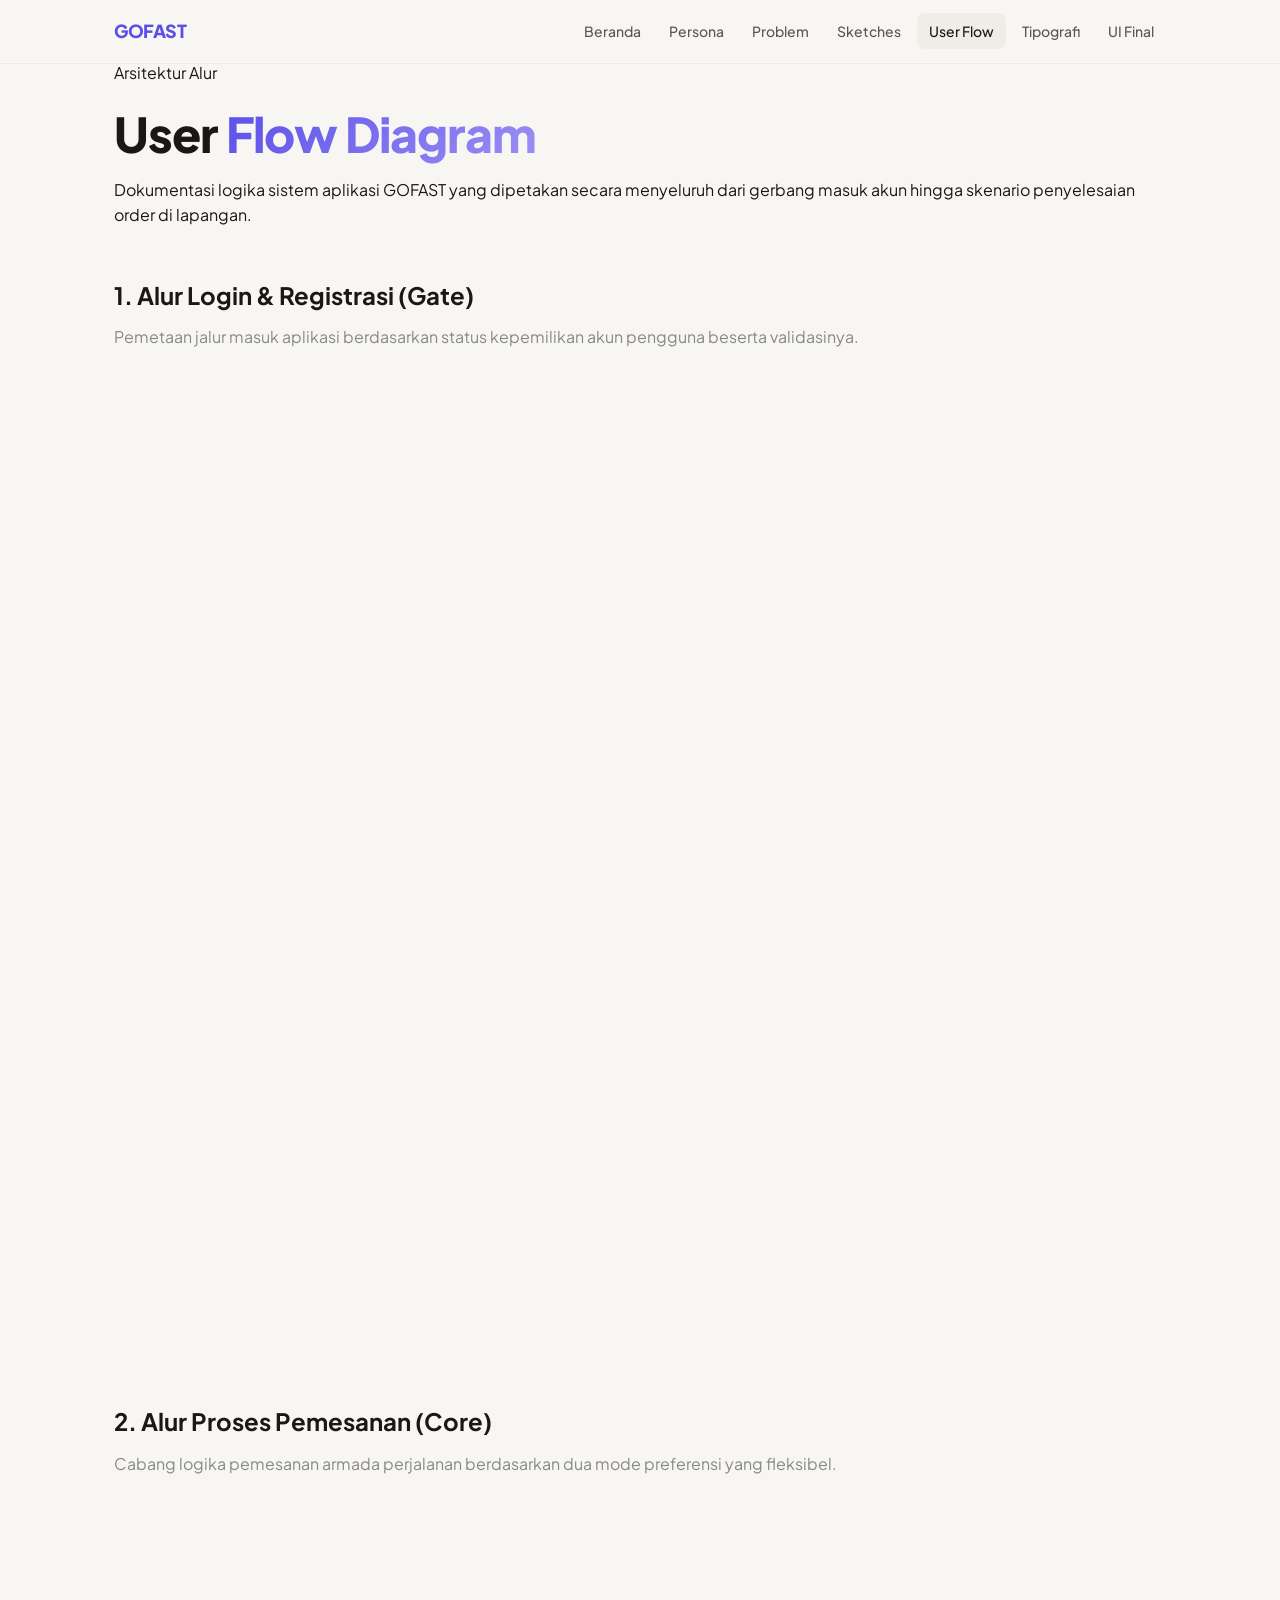
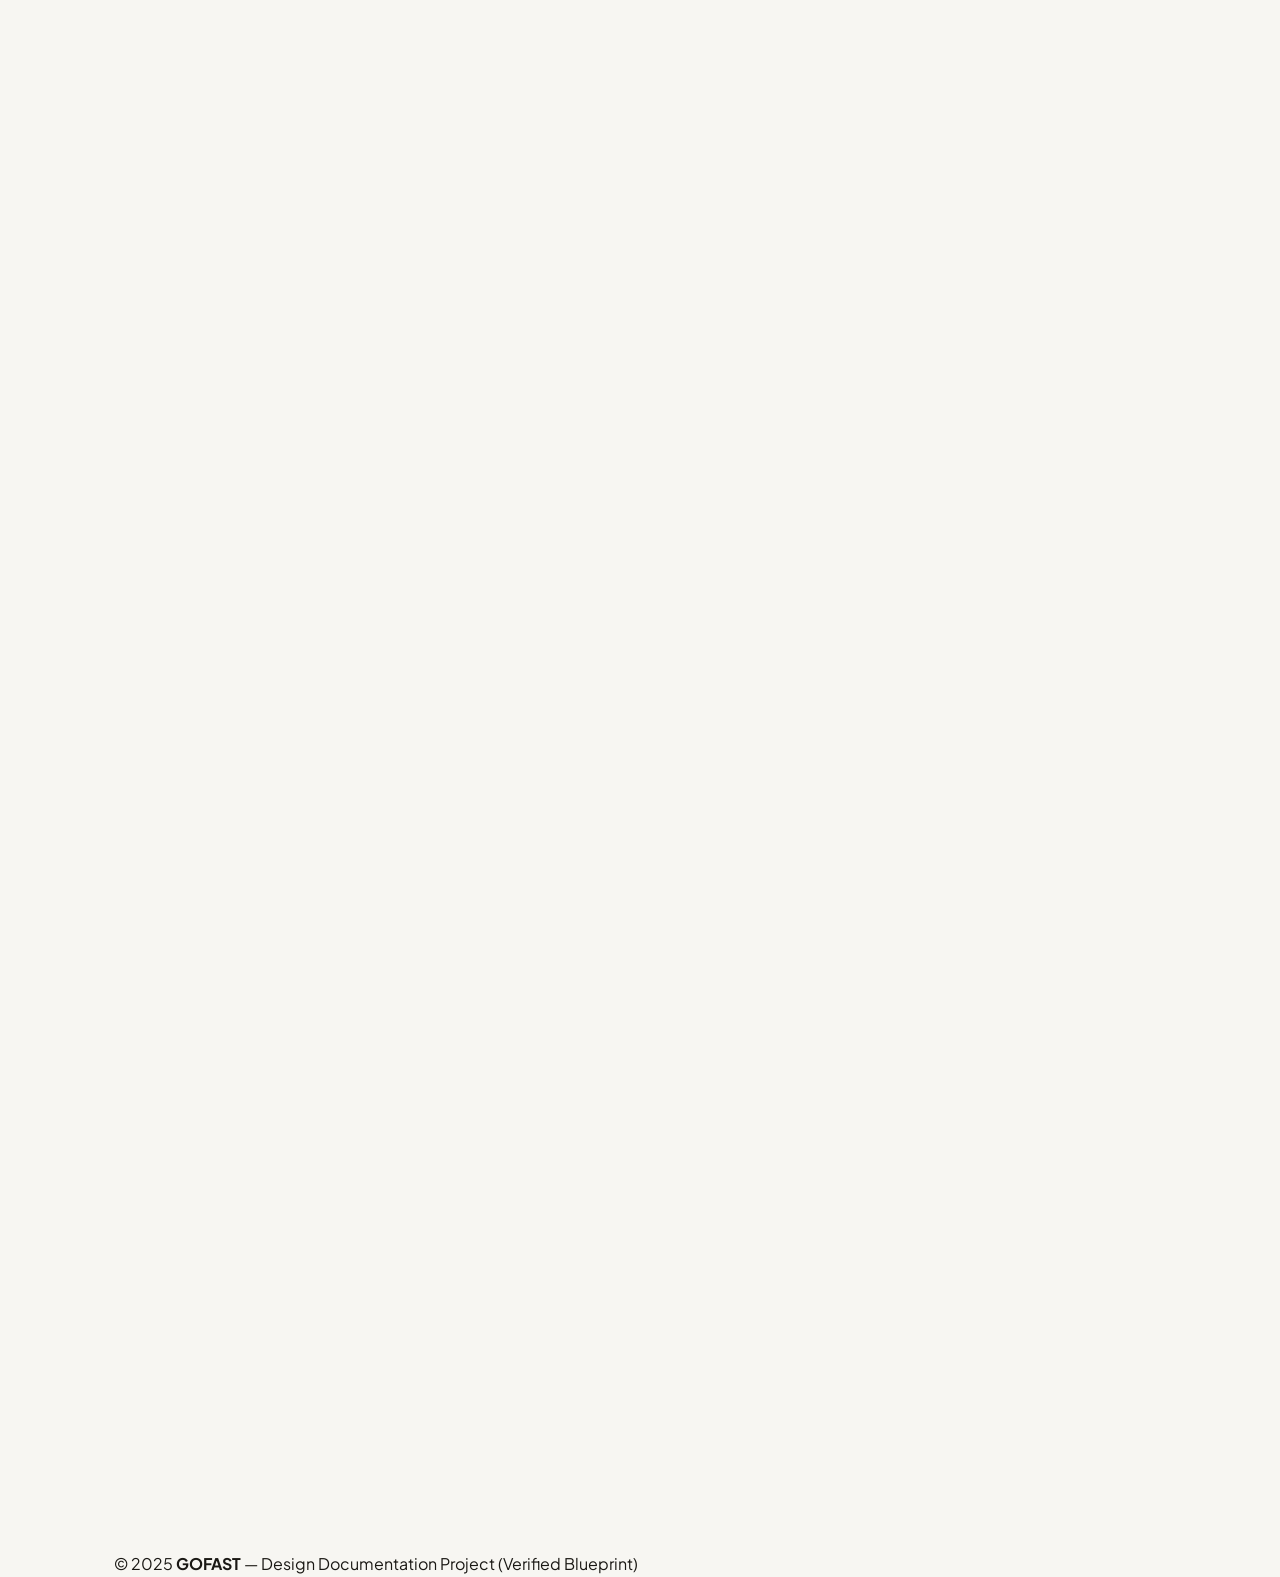
<file: flow.html>
<!DOCTYPE html>
<html lang="id">
<head>
  <meta charset="UTF-8">
  <meta name="viewport" content="width=device-width, initial-scale=1.0">
  <title>GOFAST — Comprehensive User Flow</title>
  <link rel="preconnect" href="https://fonts.googleapis.com">
  <link rel="preconnect" href="https://fonts.gstatic.com" crossorigin>
  <link href="https://fonts.googleapis.com/css2?family=Syne:wght@400;500;600;700;800&family=DM+Sans:ital,wght@0,300;0,400;0,500;0,600;0,700;1,400&display=swap" rel="stylesheet">
  <link rel="stylesheet" href="../css/style.css">
</head>
<body>

  <header class="header">
    <div class="container navbar">
      <a href="../index.html" class="logo">GOFAST</a>
      <button class="menu-toggle" aria-label="Toggle menu" aria-expanded="false">
        <span></span><span></span><span></span>
      </button>
      <nav class="nav-menu">
        <a href="../index.html">Beranda</a>
        <a href="persona.html">Persona</a>
        <a href="problem.html">Problem</a>
        <a href="sketches.html">Sketches</a>
        <a href="flow.html" class="active">User Flow</a>
        <a href="tipografi.html">Tipografi</a>
        <a href="uifinal.html">UI Final</a>
      </nav>
    </div>
  </header>

  <div class="page-hero">
    <div class="container">
      <div class="hero-badge" style="display:inline-flex;margin-bottom:20px;">Arsitektur Alur</div>
      <h1>User <span class="gradient-text">Flow Diagram</span></h1>
      <p>Dokumentasi logika sistem aplikasi GOFAST yang dipetakan secara menyeluruh dari gerbang masuk akun hingga skenario penyelesaian order di lapangan.</p>
    </div>
  </div>

  <section class="section" style="padding-top:0;">
    <div class="container">
      <h2 style="margin-bottom: 10px;">1. Alur Login & Registrasi (Gate)</h2>
      <p style="margin-bottom: 30px; color: #888;">Pemetaan jalur masuk aplikasi berdasarkan status kepemilikan akun pengguna beserta validasinya.</p>
      
      <div class="cards-grid">

        <div class="glass card feature-card step-card reveal">
          <div class="step-num">01</div>
          <div class="card-icon">🚀</div>
          <h3>Start & Onboarding</h3>
          <p><strong>Penjelasan:</strong> Pengguna membuka aplikasi untuk pertama kali dan disambut oleh layar Onboarding untuk pengenalan singkat mengenai utilitas aplikasi GOFAST.</p>
        </div>

        <div class="glass card feature-card step-card reveal">
          <div class="step-num">02</div>
          <div class="card-icon">⚡</div>
          <h3>Pendaftaran Akun Baru</h3>
          <p><strong>Penjelasan:</strong> Jika belum punya akun, user diarahkan ke menu Register untuk mengisi formulir pendaftaran, verifikasi email, dan memasukkan kode OTP. Jika gagal, sistem akan mengembalikan ke halaman Register awal.</p>
        </div>

        <div class="glass card feature-card step-card reveal">
          <div class="step-num">03</div>
          <div class="card-icon">🔑</div>
          <h3>Autentikasi Login</h3>
          <p><strong>Penjelasan:</strong> Bagi pengguna yang sudah terdaftar, mereka cukup memasukkan kombinasi email dan password. Kesalahan input akan memicu state 'Login Gagal' untuk mencoba kembali.</p>
        </div>

        <div class="glass card feature-card step-card reveal">
          <div class="step-num">04</div>
          <div class="card-icon">🛠️</div>
          <h3>Penanganan Lupa Password</h3>
          <p><strong>Penjelasan:</strong> Jika pengguna lupa kata sandi, sistem menyediakan opsi pemulihan mandiri dengan memasukkan konfirmasi email, memverifikasi kode OTP darurat, dan membuat password baru.</p>
        </div>

      </div>
    </div>
  </section>

  <hr style="border: 0; border-top: 1px solid rgba(255,255,255,0.1); margin: 40px 0;">

  <section class="section" style="padding-top:0;">
    <div class="container">
      <h2 style="margin-bottom: 10px;">2. Alur Proses Pemesanan (Core)</h2>
      <p style="margin-bottom: 30px; color: #888;">Cabang logika pemesanan armada perjalanan berdasarkan dua mode preferensi yang fleksibel.</p>
      
      <div class="cards-grid">

        <div class="glass card feature-card step-card reveal">
          <div class="step-num">01</div>
          <div class="card-icon">🎛️</div>
          <h3>Pemilihan Mode Layanan</h3>
          <p><strong>Penjelasan:</strong> Di halaman Beranda, pengguna dihadapkan pada opsi penentuan jalur efisiensi rute, yaitu memilih antara Mode Cepat atau Mode Normal.</p>
        </div>

        <div class="glass card feature-card step-card reveal">
          <div class="step-num">02</div>
          <div class="card-icon">🧭</div>
          <h3>Mode Cepat (Quick Mode)</h3>
          <p><strong>Penjelasan:</strong> Akses instan di mana pengguna langsung melakukan input titik penjemputan sekaligus tujuan, memilih jenis kendaraan, metode bayar, lalu diarahkan ke halaman detail ringkasan pesanan.</p>
        </div>

        <div class="glass card feature-card step-card reveal">
          <div class="step-num">03</div>
          <div class="card-icon">🗺️</div>
          <h3>Mode Normal (Standard Mode)</h3>
          <p><strong>Penjelasan:</strong> Jalur komparatif di mana user mengklik pencarian, memilih jenis transportasi, memantau visualisasi informasi kepadatan lalu lintas terlebih dahulu, menentukan titik jemput, baru memproses opsi pembayaran.</p>
        </div>

        <div class="glass card feature-card step-card reveal">
          <div class="step-num">04</div>
          <div class="card-icon">📡</div>
          <h3>Pencarian & Alokasi Driver</h3>
          <p><strong>Penjelasan:</strong> Sistem melakukan pinging ke server untuk mencari driver terdekat. Jika driver melakukan pembatalan (cancel), sistem otomatis mengulang proses pencarian (looping) ke driver lainnya.</p>
        </div>

        <div class="glass card feature-card step-card reveal">
          <div class="step-num">05</div>
          <div class="card-icon">🚘</div>
          <h3>Dalam Perjalanan</h3>
          <p><strong>Penjelasan:</strong> Status berubah saat driver sukses menjemput pelanggan. Peta interaktif bertransisi ke mode berkendara real-time hingga kendaraan menyentuh koordinat tujuan akhir.</p>
        </div>

        <div class="glass card feature-card step-card reveal">
          <div class="step-num">06</div>
          <div class="card-icon">🏁</div>
          <h3>Penyelesaian & Rating</h3>
          <p><strong>Penjelasan:</strong> Perjalanan dinyatakan selesai secara operasional. Pengguna diarahkan ke modul pemberian rating bintang serta ulasan performa sebelum dialihkan kembali ke siklus akhir (End).</p>
        </div>

      </div>
    </div>
  </section>
   </section>
  <section class="section" style="padding-top: 0; margin-top: 40px;">
    <div class="container">
      <div class="reveal">
        <a href="https://www.figma.com/board/tk6ZVI2sdPOY2IP51L4pbr/LOW-FIDELITY?node-id=0-1&p=f&t=hbrp6jwOKgQOQ7hM-0" 
           target="_blank" 
           rel="noopener noreferrer" 
           style="text-decoration: none; display: block; color: inherit;">
          
          <div class="glass card" style="display: flex; align-items: center; justify-content: space-between; padding: 30px; border-radius: 16px; border: 1px solid rgba(255, 255, 255, 0.15); transition: transform 0.3s ease, border-color 0.3s ease; cursor: pointer;" onmouseover="this.style.transform='translateY(-5px)'; this.style.borderColor='#ff5722';" onmouseout="this.style.transform='translateY(0)'; this.style.borderColor='rgba(255, 255, 255, 0.15)';">
            
            <div style="display: flex; align-items: center; gap: 20px;">
              <div style="background: rgba(255,255,255,0.05); padding: 15px; border-radius: 12px; display: flex; align-items: center; justify-content: center;">
                <svg width="36" height="54" viewBox="0 0 36 54" fill="none" xmlns="http://www.w3.org/2000/svg">
                  <path d="M9 13.5C9 8.52944 13.0294 4.5 18 4.5C22.9706 4.5 27 8.52944 27 13.5C27 18.4706 22.9706 22.5 18 22.5C13.0294 22.5 9 18.4706 9 13.5Z" fill="#F24E1E"/>
                  <path d="M0 13.5C0 8.52944 4.02944 4.5 9 4.5C13.9706 4.5 18 8.52944 18 13.5C18 18.4706 13.9706 22.5 9 22.5C4.02944 22.5 0 18.4706 0 13.5Z" fill="#FF7262"/>
                  <path d="M0 31.5C0 26.5294 4.02944 22.5 9 22.5H18V40.5C18 45.4706 13.9706 49.5 9 49.5C4.02944 49.5 0 45.4706 0 40.5C0 35.5294 4.02944 31.5 9 31.5Z" fill="#1ABC9C"/>
                  <path d="M18 22.5H27C31.9706 22.5 36 26.5294 36 31.5C36 36.4706 31.9706 40.5 27 40.5C22.9706 40.5 18 36.4706 18 31.5V22.5Z" fill="#0ACF83"/>
                  <path d="M0 31.5C0 26.5294 4.02944 22.5 9 22.5H18V40.5H9C4.02944 40.5 0 36.4706 0 31.5Z" fill="#A259FF"/>
                </svg>
              </div>
              
              <div>
                <span class="hero-badge" style="font-size: 0.75rem; padding: 2px 8px; margin-bottom: 6px; display: inline-block;">Figma File</span>
                <h3 style="margin: 0 0 4px 0; font-size: 1.25rem; font-family: 'Syne', sans-serif;">USER FLOW — GOFAST </h3>
                <p style="margin: 0; color: #aaa; font-size: 0.9rem;">Klik untuk membuka berkas User Flow secara lengkap di Figma.</p>
              </div>
            </div>

            <div style="font-size: 1.5rem; color: #666; padding-right: 10px;">
              ➔
            </div>

          </div>
        </a>
      </div>
    </div>
  </section>


  <footer class="footer">
    <div class="container">
      <p>© 2025 <strong>GOFAST</strong> — Design Documentation Project (Verified Blueprint)</p>
    </div>
  </footer>

  <script src="../js/app.js"></script>
</body>
</html>
</file>
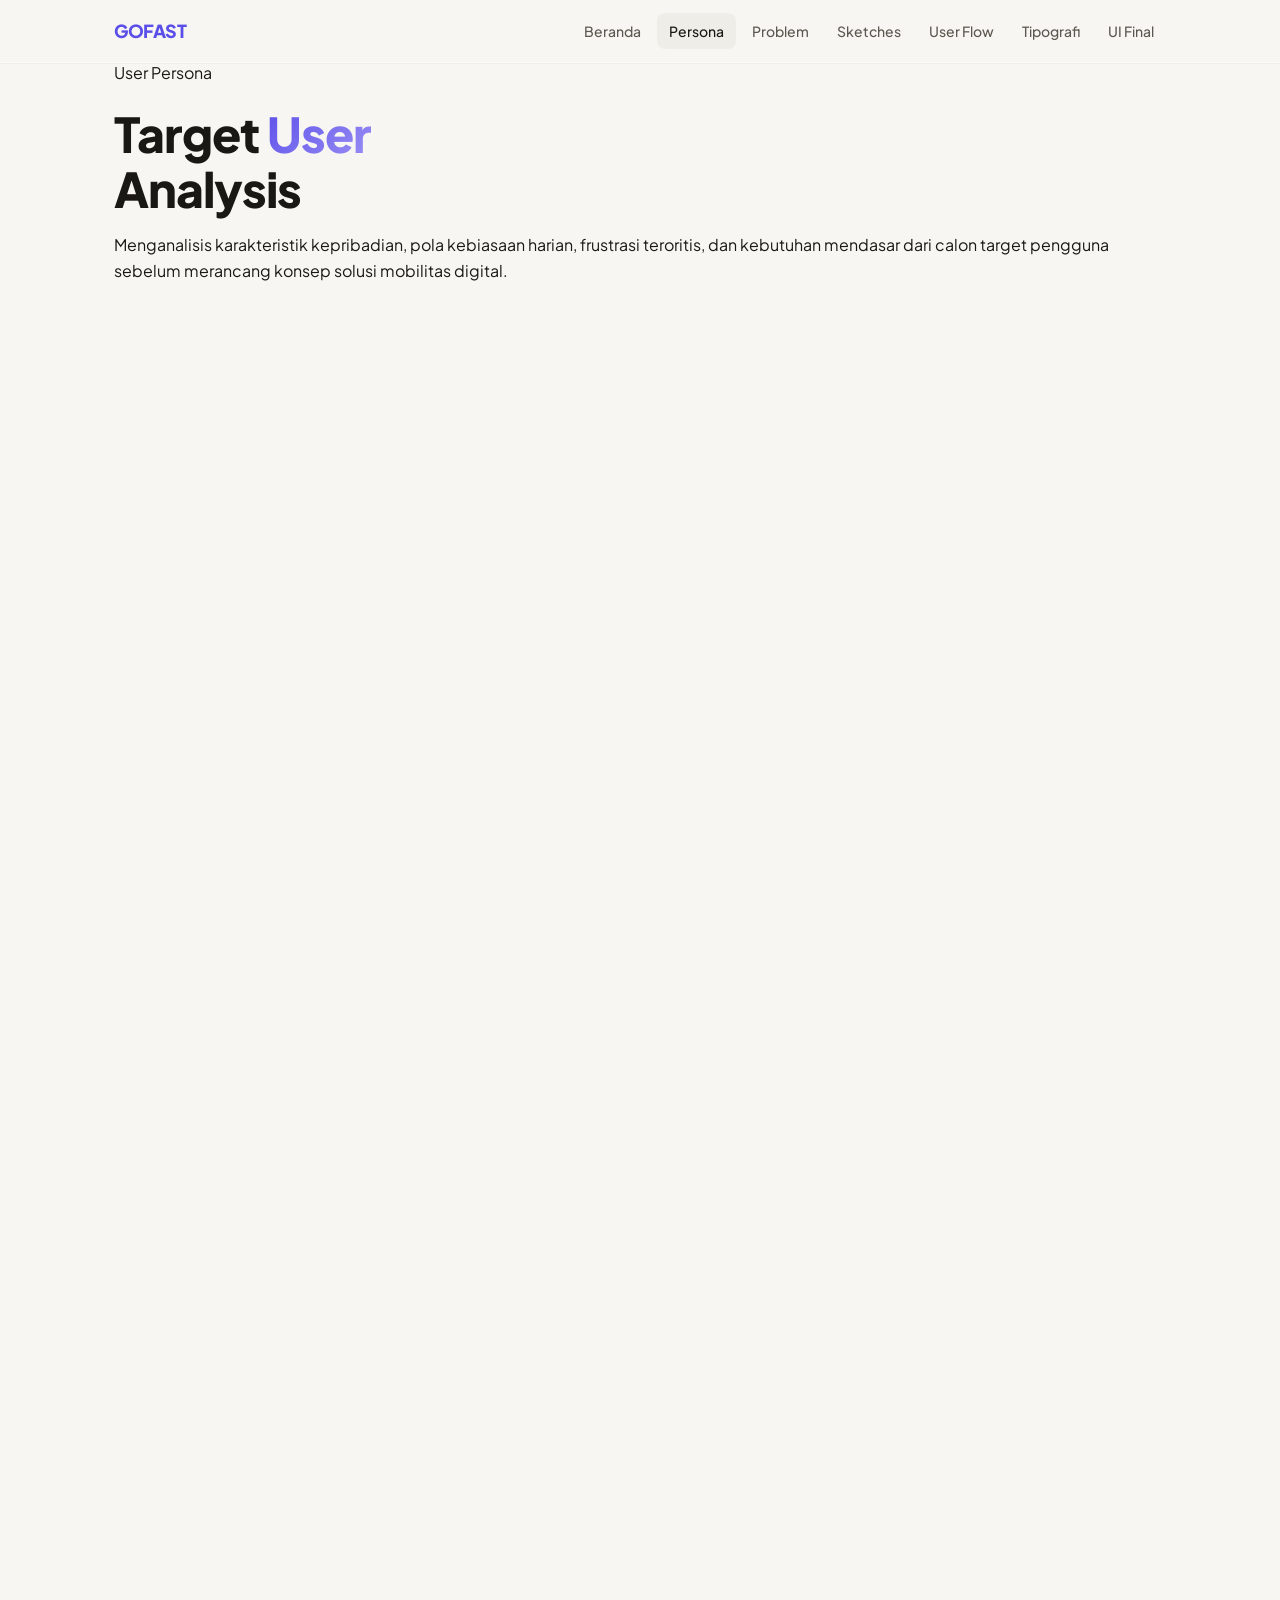
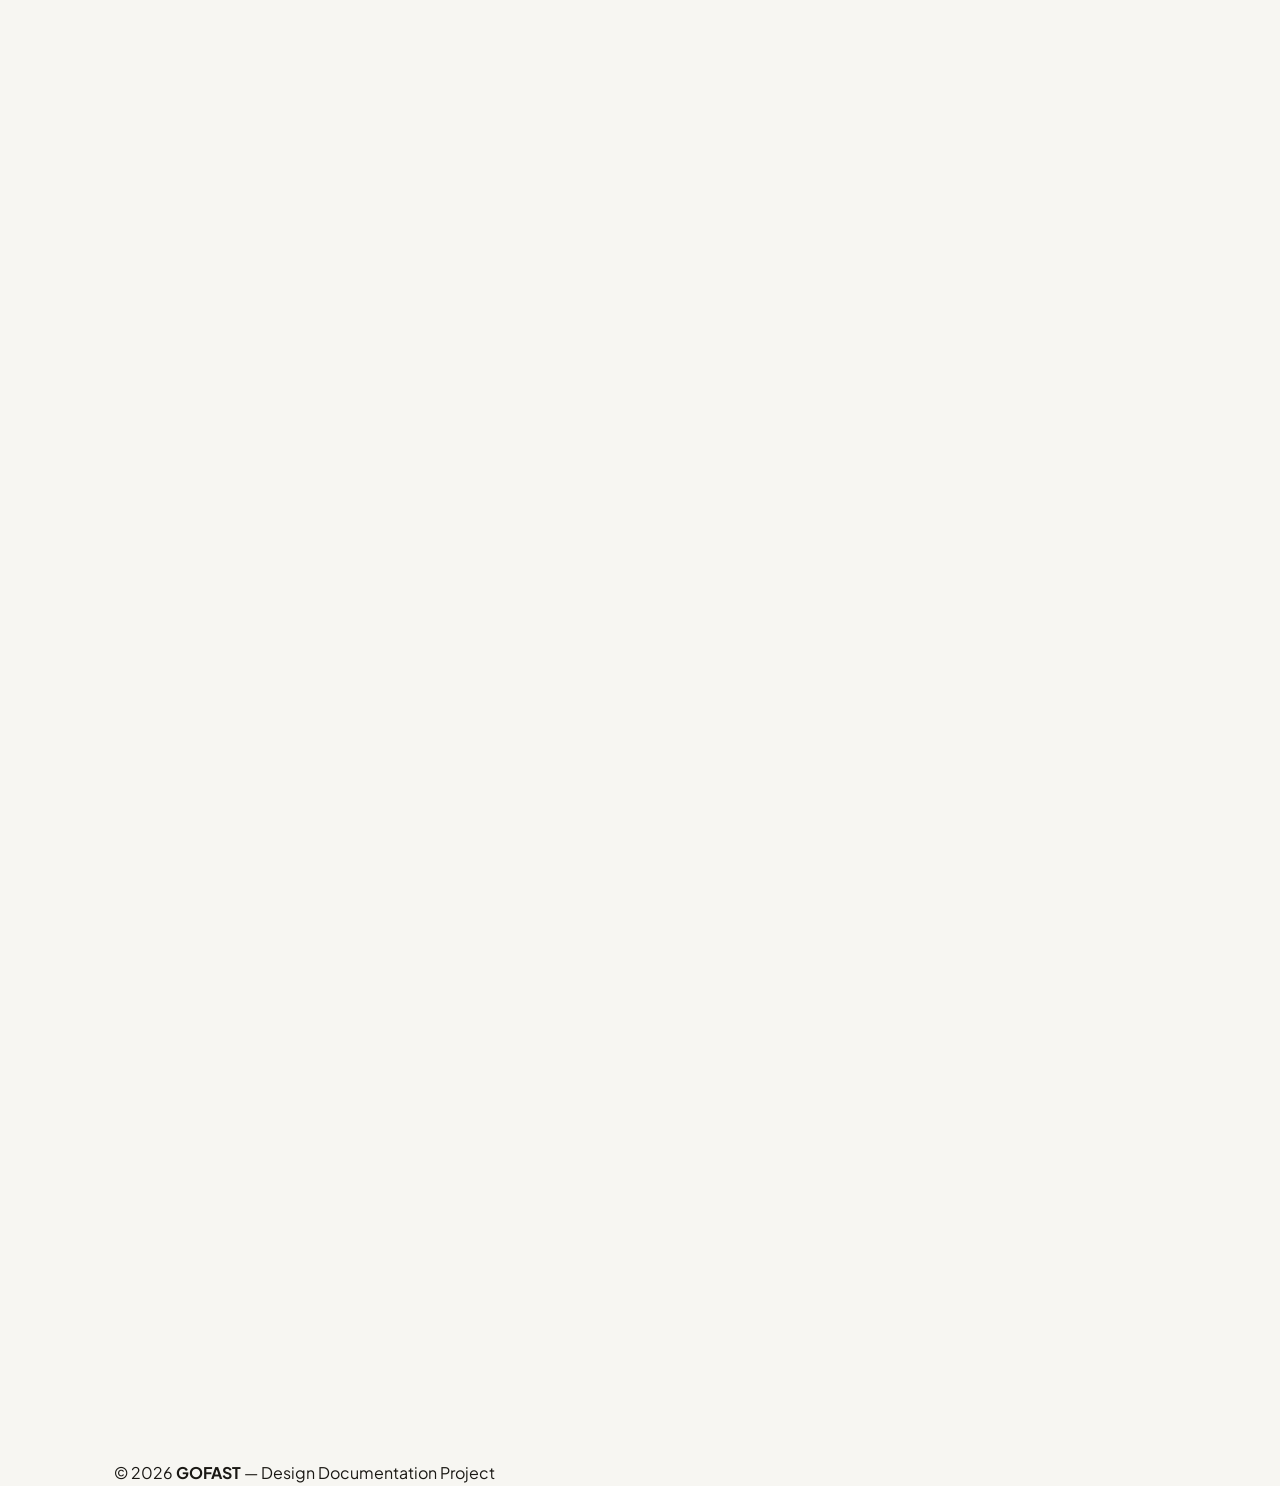
<file: persona.html>
<!DOCTYPE html>
<html lang="id">
<head>
  <meta charset="UTF-8">
  <meta name="viewport" content="width=device-width, initial-scale=1.0">
  <title>GOFAST — User Persona</title>
  <link rel="preconnect" href="https://fonts.googleapis.com">
  <link rel="preconnect" href="https://fonts.gstatic.com" crossorigin>
  <link href="https://fonts.googleapis.com/css2?family=Syne:wght@400;500;600;700;800&family=DM+Sans:ital,wght@0,300;0,400;0,500;0,600;0,700;1,400&display=swap" rel="stylesheet">
  <link rel="stylesheet" href="../css/style.css">
  <style>
    /* Styling tambahan khusus layout persona vertikal */
    .persona-flex-container {
      display: flex;
      flex-direction: column;
      gap: 40px;
      width: 100%;
    }
    .persona-row-card {
      display: grid;
      grid-template-columns: 300px 1fr;
      gap: 40px;
      align-items: start;
      padding: 40px !important;
    }
    .persona-visual-side {
      text-align: center;
      position: sticky;
      top: 20px;
    }
    .persona-large-img {
      width: 100%;
      max-width: 240px;
      aspect-ratio: 1/1;
      border-radius: 24px;
      object-fit: cover;
      border: 4px solid #6C63FF;
      box-shadow: 0 12px 32px rgba(108, 99, 255, 0.25);
      margin-bottom: 20px;
    }
    .info-group-grid {
      display: grid;
      grid-template-columns: 1fr 1fr;
      gap: 30px;
      margin-top: 25px;
      padding-top: 25px;
      border-top: 1px solid rgba(255,255,255,0.08);
    }
    @media (max-width: 992px) {
      .persona-row-card {
        grid-template-columns: 1fr;
        gap: 30px;
        padding: 30px !important;
      }
      .persona-visual-side {
        position: static;
      }
      .info-group-grid {
        grid-template-columns: 1fr;
        gap: 20px;
      }
    }
  </style>
</head>
<body>

  <header class="header">
    <div class="container navbar">
      <a href="../index.html" class="logo">GOFAST</a>
      <button class="menu-toggle" aria-label="Toggle menu" aria-expanded="false">
        <span></span><span></span><span></span>
      </button>
      <nav class="nav-menu">
        <a href="../index.html">Beranda</a>
        <a href="persona.html" class="active">Persona</a>
        <a href="problem.html">Problem</a>
        <a href="sketches.html">Sketches</a>
        <a href="flow.html">User Flow</a>
        <a href="tipografi.html">Tipografi</a>
           <a href="uifinal.html">UI Final</a>
      </nav>
    </div>
  </header>

  <div class="page-hero">
    <div class="container">
      <div class="hero-badge" style="display:inline-flex;margin-bottom:20px;">User Persona</div>
      <h1>Target <span class="gradient-text">User</span><br>Analysis</h1>
      <p>Menganalisis karakteristik kepribadian, pola kebiasaan harian, frustrasi teroritis, dan kebutuhan mendasar dari calon target pengguna sebelum merancang konsep solusi mobilitas digital.</p>
    </div>
  </div>

  <section class="section" style="padding-top:0">
    <div class="container">
      <div class="persona-flex-container">

        <div class="glass card feature-card persona-row-card reveal">
          <div class="persona-visual-side">
            <a href="https://www.figma.com/design/FCQY362zeKtdaufTGIvnOE/Untitled?node-id=0-1&t=r6fqJ6A4yxlJoZZf-1" target="_blank" class="persona-link" title="Buka Link Figma">
            <img src="../image/USER PERSONA 1.png" alt="User Persona Aulia Raya" class="persona-large-img">
            </a>
            <div class="persona-tag" style="font-size: 0.8rem; background: #6C63FF; padding: 4px 14px; border-radius: 100px; display: inline-block; margin-bottom: 10px; color: #fff; font-weight: 500;">Mahasiswa (19 Thn)</div>
            <h3 style="margin: 0; font-family: 'Syne', sans-serif; font-size: 1.8rem;">Aulia Raya</h3>
          </div>
          
          <div class="persona-content-side">
            <div style="margin-bottom: 20px;">
              <h4 style="margin: 0 0 8px 0; font-size: 1.1rem; color: #fff; font-family: 'Syne', sans-serif;">Short Description</h4>
              <p style="font-size: 0.95rem; line-height: 1.6; color: #cbd5e1; margin: 0;">
                Aulia adalah mahasiswa aktif yang memiliki banyak aktivitas harian tinggi sehingga membutuhkan transportasi yang cepat dan praktis. Ia sering menggunakan ojek daring saat tidak membawa kendaraan pribadi dan mengandalkan layanan tersebut untuk mendukung kelancaran mobilitasnya sehari-hari.
              </p>
            </div>

            <div style="margin-bottom: 20px;">
              <h4 style="margin: 0 0 6px 0; font-size: 1rem; color: #14B8A6; font-family: 'Syne', sans-serif;">Key Attributes</h4>
              <p style="font-size: 0.9rem; margin: 0; color: #94a3b8; line-height: 1.5;">
                Mobilitas tinggi • Sering berpindah tempat • Ketergantungan pada ojek daring • Mengutamakan efisiensi waktu • Terbiasa dengan ekosistem digital.
              </p>
            </div>

            <div class="info-group-grid">
              <div>
                <h4 style="margin: 0 0 10px 0; font-size: 0.95rem; color: #14B8A6; font-family: 'Syne', sans-serif;">Needs & Desires</h4>
                <ul style="font-size: 0.9rem; color: #cbd5e1; padding-left: 20px; margin: 0; line-height: 1.6;">
                  <li>Transportasi cepat dan mudah diakses</li>
                  <li>Ketersediaan mitra pengemudi setiap saat</li>
                  <li>Kecepatan waktu perjalanan & harga terjangkau</li>
                  <li>Keamanan perjalanan & sistem antarmuka yang sederhana</li>
                  <li>Akurasi peta dan ketepatan estimasi waktu perjalanan</li>
                </ul>
              </div>

              <div>
                <h4 style="margin: 0 0 10px 0; font-size: 0.95rem; color: #ef4444; font-family: 'Syne', sans-serif;">Challenges (Pain Points)</h4>
                <div style="display: flex; flex-wrap: wrap; gap: 6px;">
                  <span style="font-size: 0.8rem; padding: 4px 12px; background: rgba(239,68,68,0.1); border: 1px solid rgba(239,68,68,0.2); border-radius: 8px; color: #f87171;">Sulit dapat driver jam sibuk</span>
                  <span style="font-size: 0.8rem; padding: 4px 12px; background: rgba(239,68,68,0.1); border: 1px solid rgba(239,68,68,0.2); border-radius: 8px; color: #f87171;">Pembatalan sepihak oleh driver</span>
                  <span style="font-size: 0.8rem; padding: 4px 12px; background: rgba(239,68,68,0.1); border: 1px solid rgba(239,68,68,0.2); border-radius: 8px; color: #f87171;">Waktu tunggu lama</span>
                  <span style="font-size: 0.8rem; padding: 4px 12px; background: rgba(239,68,68,0.1); border: 1px solid rgba(239,68,68,0.2); border-radius: 8px; color: #f87171;">GPS kurang akurat</span>
                  <span style="font-size: 0.8rem; padding: 4px 12px; background: rgba(239,68,68,0.1); border: 1px solid rgba(239,68,68,0.2); border-radius: 8px; color: #f87171;">Estimasi waktu tidak sesuai</span>
                  <span style="font-size: 0.8rem; padding: 4px 12px; background: rgba(239,68,68,0.1); border: 1px solid rgba(239,68,68,0.2); border-radius: 8px; color: #f87171;">Aplikasi akomodasi kadang lambat</span>
                </div>
              </div>
            </div>

            <div style="margin-top: 20px; padding: 15px; background: rgba(59,130,246,0.05); border-left: 3px solid #3b82f6; border-radius: 0 8px 8px 0;">
              <h4 style="margin: 0 0 5px 0; font-size: 0.9rem; color: #60a5fa; font-family: 'Syne', sans-serif;">UX Opportunities (Potensi Solusi Desain)</h4>
              <p style="font-size: 0.85rem; margin: 0; color: #93c5fd; line-height: 1.5; font-style: italic;">
                Menyediakan alur navigasi yang intuitif, sistem alokasi cerdas untuk mempercepat pemesanan, struktur antarmuka yang bersih tanpa distorsi visual, skema poin apresiasi loyalitas pengguna, serta regulasi tegas guna meminimalisir pembatalan sepihak.
              </p>
            </div>
          </div>
        </div>

        <div class="glass card feature-card persona-row-card reveal" style="transition-delay:.1s">
          <div class="persona-visual-side">
            <img src="../image/USER PERSONA 2.png" alt="User Persona Handoko Wahyu Riadi" class="persona-large-img">
            <div class="persona-tag" style="font-size: 0.8rem; background: #6C63FF; padding: 4px 14px; border-radius: 100px; display: inline-block; margin-bottom: 10px; color: #fff; font-weight: 500;">Guru Les Mewarnai (55 Thn)</div>
            <h3 style="margin: 0; font-family: 'Syne', sans-serif; font-size: 1.8rem;">Handoko W. R.</h3>
          </div>
          
          <div class="persona-content-side">
            <div style="margin-bottom: 20px;">
              <h4 style="margin: 0 0 8px 0; font-size: 1.1rem; color: #fff; font-family: 'Syne', sans-serif;">Short Description</h4>
              <p style="font-size: 0.95rem; line-height: 1.6; color: #cbd5e1; margin: 0;">
                Bapak Handoko merupakan seorang guru les mewarnai yang mempunyai tingkat mobilitas tinggi karena dituntut mengajar berpindah dari satu lokasi ke lokasi lain. Beliau kurang familiar dengan aplikasi transportasi digital modern sehingga selama ini hanya mengandalkan ojek pangkalan konvensional.
              </p>
            </div>

            <div style="margin-bottom: 20px;">
              <h4 style="margin: 0 0 6px 0; font-size: 1rem; color: #14B8A6; font-family: 'Syne', sans-serif;">Key Attributes</h4>
              <p style="font-size: 0.9rem; margin: 0; color: #94a3b8; line-height: 1.5;">
                Aktivitas mengajar berpindah-pindah • Sangat mementingkan ketepatan jadwal • Pengguna ojek pangkalan • Membutuhkan kemudahan interaksi ekstrem • Cenderung awam teknologi.
              </p>
            </div>

            <div class="info-group-grid">
              <div>
                <h4 style="margin: 0 0 10px 0; font-size: 0.95rem; color: #14B8A6; font-family: 'Syne', sans-serif;">Needs & Desires</h4>
                <ul style="font-size: 0.9rem; color: #cbd5e1; padding-left: 20px; margin: 0; line-height: 1.6;">
                  <li>Alur pemesanan ringkas yang mudah dipahami oleh kelompok lanjut usia</li>
                  <li>Keterbukaan kalkulasi biaya yang jelas dan konstan di awal</li>
                  <li>Kepastian mendapatkan armada dengan cepat di area pangkalan</li>
                  <li>Respon penjemputan instan dalam skenario ketergesaan</li>
                  <li>Transportasi andal demi menghindari keterlambatan jadwal mengajar anak-anak</li>
                </ul>
              </div>

              <div>
                <h4 style="margin: 0 0 10px 0; font-size: 0.95rem; color: #ef4444; font-family: 'Syne', sans-serif;">Challenges (Pain Points)</h4>
                <div style="display: flex; flex-wrap: wrap; gap: 6px;">
                  <span style="font-size: 0.8rem; padding: 4px 12px; background: rgba(239,68,68,0.1); border: 1px solid rgba(239,68,68,0.2); border-radius: 8px; color: #f87171;">Kesulitan menggunakan aplikasi digital</span>
                  <span style="font-size: 0.8rem; padding: 4px 12px; background: rgba(239,68,68,0.1); border: 1px solid rgba(239,68,68,0.2); border-radius: 8px; color: #f87171;">Jarang menggunakan layanan ojek daring</span>
                  <span style="font-size: 0.8rem; padding: 4px 12px; background: rgba(239,68,68,0.1); border: 1px solid rgba(239,68,68,0.2); border-radius: 8px; color: #f87171;">Waktu tunggu tidak menentu di pangkalan</span>
                  <span style="font-size: 0.8rem; padding: 4px 12px; background: rgba(239,68,68,0.1); border: 1px solid rgba(239,68,68,0.2); border-radius: 8px; color: #f87171;">Risiko keterlambatan jam mengajar les</span>
                </div>
              </div>
            </div>

            <div style="margin-top: 20px; padding: 15px; background: rgba(59,130,246,0.05); border-left: 3px solid #3b82f6; border-radius: 0 8px 8px 0;">
              <h4 style="margin: 0 0 5px 0; font-size: 0.9rem; color: #60a5fa; font-family: 'Syne', sans-serif;">UX Opportunities (Potensi Solusi Desain)</h4>
              <p style="font-size: 0.85rem; margin: 0; color: #93c5fd; line-height: 1.5; font-style: italic;">
                Mempertimbangkan perancangan arsitektur informasi dengan mode minimalis (ramah lansia), optimasi akurasi pin-point GPS, integrasi data estimasi waktu jemput yang transparan, serta mitigasi pembatalan sepihak agar jadwal pengguna tetap terjaga.
              </p>
            </div>
          </div>
        </div>

        <div class="glass card feature-card persona-row-card reveal" style="transition-delay:.2s">
          <div class="persona-visual-side">
            <img src="../image/USER PERSONA 3.png" alt="User Persona Chinta Az-Zahra Saleha" class="persona-large-img">
            <div class="persona-tag" style="font-size: 0.8rem; background: #6C63FF; padding: 4px 14px; border-radius: 100px; display: inline-block; margin-bottom: 10px; color: #fff; font-weight: 500;">Pelajar SMP (15 Thn)</div>
            <h3 style="margin: 0; font-family: 'Syne', sans-serif; font-size: 1.8rem;">Chinta Az-Zahra</h3>
          </div>
          
          <div class="persona-content-side">
            <div style="margin-bottom: 20px;">
              <h4 style="margin: 0 0 8px 0; font-size: 1.1rem; color: #fff; font-family: 'Syne', sans-serif;">Short Description</h4>
              <p style="font-size: 0.95rem; line-height: 1.6; color: #cbd5e1; margin: 0;">
                Chinta adalah siswi sekolah menengah pertama yang aktif bergerak di antara rutinitas sekolah dan lembaga bimbingan belajar. Ia sangat membutuhkan moda transportasi gesit guna menembus kemacetan lalu lintas kota, khususnya saat tidak ada jemputan dari pihak keluarga.
              </p>
            </div>

            <div style="margin-bottom: 20px;">
              <h4 style="margin: 0 0 6px 0; font-size: 1rem; color: #14B8A6; font-family: 'Syne', sans-serif;">Key Attributes</h4>
              <p style="font-size: 0.9rem; margin: 0; color: #94a3b8; line-height: 1.5;">
                Pelajar mobilitas terjadwal (sekolah-les) • Ketergantungan tinggi pada ojek daring harian • Mengutamakan kepraktisan akses • Fasih mengoperasikan gawai pintar.
              </p>
            </div>

            <div class="info-group-grid">
              <div>
                <h4 style="margin: 0 0 10px 0; font-size: 0.95rem; color: #14B8A6; font-family: 'Syne', sans-serif;">Needs & Desires</h4>
                <ul style="font-size: 0.9rem; color: #cbd5e1; padding-left: 20px; margin: 0; line-height: 1.6;">
                  <li>Kemudahan menemukan tumpangan pada puncak jam pulang sekolah</li>
                  <li>Kesesuaian tarif ongkos yang bersahabat dengan alokasi uang saku pelajar</li>
                  <li>Proteksi keselamatan optimal (kelayakan motor & fitur bagikan lokasi perjalanan)</li>
                  <li>Etika berkendara pengemudi yang sopan serta kebersihan fasilitas helm</li>
                  <li>Ketepatan kedatangan agar tidak terlambat masuk kelas bimbel</li>
                </ul>
              </div>

              <div>
                <h4 style="margin: 0 0 10px 0; font-size: 0.95rem; color: #ef4444; font-family: 'Syne', sans-serif;">Challenges (Pain Points)</h4>
                <div style="display: flex; flex-wrap: wrap; gap: 6px;">
                  <span style="font-size: 0.8rem; padding: 4px 12px; background: rgba(239,68,68,0.1); border: 1px solid rgba(239,68,68,0.2); border-radius: 8px; color: #f87171;">Sulit dapat driver jam sibuk berangkat/pulang</span>
                  <span style="font-size: 0.8rem; padding: 4px 12px; background: rgba(239,68,68,0.1); border: 1px solid rgba(239,68,68,0.2); border-radius: 8px; color: #f87171;">Waktu tunggu melonjak saat cuaca buruk/hujan</span>
                  <span style="font-size: 0.8rem; padding: 4px 12px; background: rgba(239,68,68,0.1); border: 1px solid rgba(239,68,68,0.2); border-radius: 8px; color: #f87171;">Lonjakan harga berlebih pada jam sibuk</span>
                  <span style="font-size: 0.8rem; padding: 4px 12px; background: rgba(239,68,68,0.1); border: 1px solid rgba(239,68,68,0.2); border-radius: 8px; color: #f87171;">Order sering di-cancel sepihak oleh driver</span>
                </div>
              </div>
            </div>

            <div style="margin-top: 20px; padding: 15px; background: rgba(59,130,246,0.05); border-left: 3px solid #3b82f6; border-radius: 0 8px 8px 0;">
              <h4 style="margin: 0 0 5px 0; font-size: 0.9rem; color: #60a5fa; font-family: 'Syne', sans-serif;">UX Opportunities (Potensi Solusi Desain)</h4>
              <p style="font-size: 0.85rem; margin: 0; color: #93c5fd; line-height: 1.5; font-style: italic;">
                Menganalisis potensi penempatan klaster armada di zona perimeter sekolah, stabilisasi tarif berkala khusus komuter pelajar, perancangan fitur penunjang aspek keamanan (*safety share link*), serta penegasan kontrol kualitas kebersihan atribut penunjang perjalanan.
              </p>
            </div>
          </div>
        </div>

      </div>
    </div>
  </section>

  <section class="section" style="padding-top: 0; margin-top: 40px;">
    <div class="container">
      <div class="reveal">
        <a href="https://www.figma.com/design/FCQY362zeKtdaufTGIvnOE/Untitled?node-id=0-1&t=r6fqJ6A4yxlJoZZf-1" 
           target="_blank" 
           rel="noopener noreferrer" 
           style="text-decoration: none; display: block; color: inherit;">
          
          <div class="glass card" style="display: flex; align-items: center; justify-content: space-between; padding: 30px; border-radius: 16px; border: 1px solid rgba(255, 255, 255, 0.15); transition: transform 0.3s ease, border-color 0.3s ease; cursor: pointer;" onmouseover="this.style.transform='translateY(-5px)'; this.style.borderColor='#ff5722';" onmouseout="this.style.transform='translateY(0)'; this.style.borderColor='rgba(255, 255, 255, 0.15)';">
            
            <div style="display: flex; align-items: center; gap: 20px;">
              <div style="background: rgba(255,255,255,0.05); padding: 15px; border-radius: 12px; display: flex; align-items: center; justify-content: center;">
                <svg width="36" height="54" viewBox="0 0 36 54" fill="none" xmlns="http://www.w3.org/2000/svg">
                  <path d="M9 13.5C9 8.52944 13.0294 4.5 18 4.5C22.9706 4.5 27 8.52944 27 13.5C27 18.4706 22.9706 22.5 18 22.5C13.0294 22.5 9 18.4706 9 13.5Z" fill="#F24E1E"/>
                  <path d="M0 13.5C0 8.52944 4.02944 4.5 9 4.5C13.9706 4.5 18 8.52944 18 13.5C18 18.4706 13.9706 22.5 9 22.5C4.02944 22.5 0 18.4706 0 13.5Z" fill="#FF7262"/>
                  <path d="M0 31.5C0 26.5294 4.02944 22.5 9 22.5H18V40.5C18 45.4706 13.9706 49.5 9 49.5C4.02944 49.5 0 45.4706 0 40.5C0 35.5294 4.02944 31.5 9 31.5Z" fill="#1ABC9C"/>
                  <path d="M18 22.5H27C31.9706 22.5 36 26.5294 36 31.5C36 36.4706 31.9706 40.5 27 40.5C22.9706 40.5 18 36.4706 18 31.5V22.5Z" fill="#0ACF83"/>
                  <path d="M0 31.5C0 26.5294 4.02944 22.5 9 22.5H18V40.5H9C4.02944 40.5 0 36.4706 0 31.5Z" fill="#A259FF"/>
                </svg>
              </div>
              
              <div>
                <span class="hero-badge" style="font-size: 0.75rem; padding: 2px 8px; margin-bottom: 6px; display: inline-block;">Figma File</span>
                <h3 style="margin: 0 0 4px 0; font-size: 1.25rem; font-family: 'Syne', sans-serif;">USER PERSONA — GOFAST </h3>
                <p style="margin: 0; color: #aaa; font-size: 0.9rem;">Klik untuk membuka berkas User persona 1,2,3 di Figma.</p>
              </div>
            </div>

            <div style="font-size: 1.5rem; color: #666; padding-right: 10px;">
              ➔
            </div>

          </div>
        </a>
      </div>
    </div>
  </section>

  <footer class="footer">
    <div class="container">
      <p>© 2026 <strong>GOFAST</strong> — Design Documentation Project</p>
    </div>
  </footer>

  <script src="../js/app.js"></script>
</body>
</html>
</file>
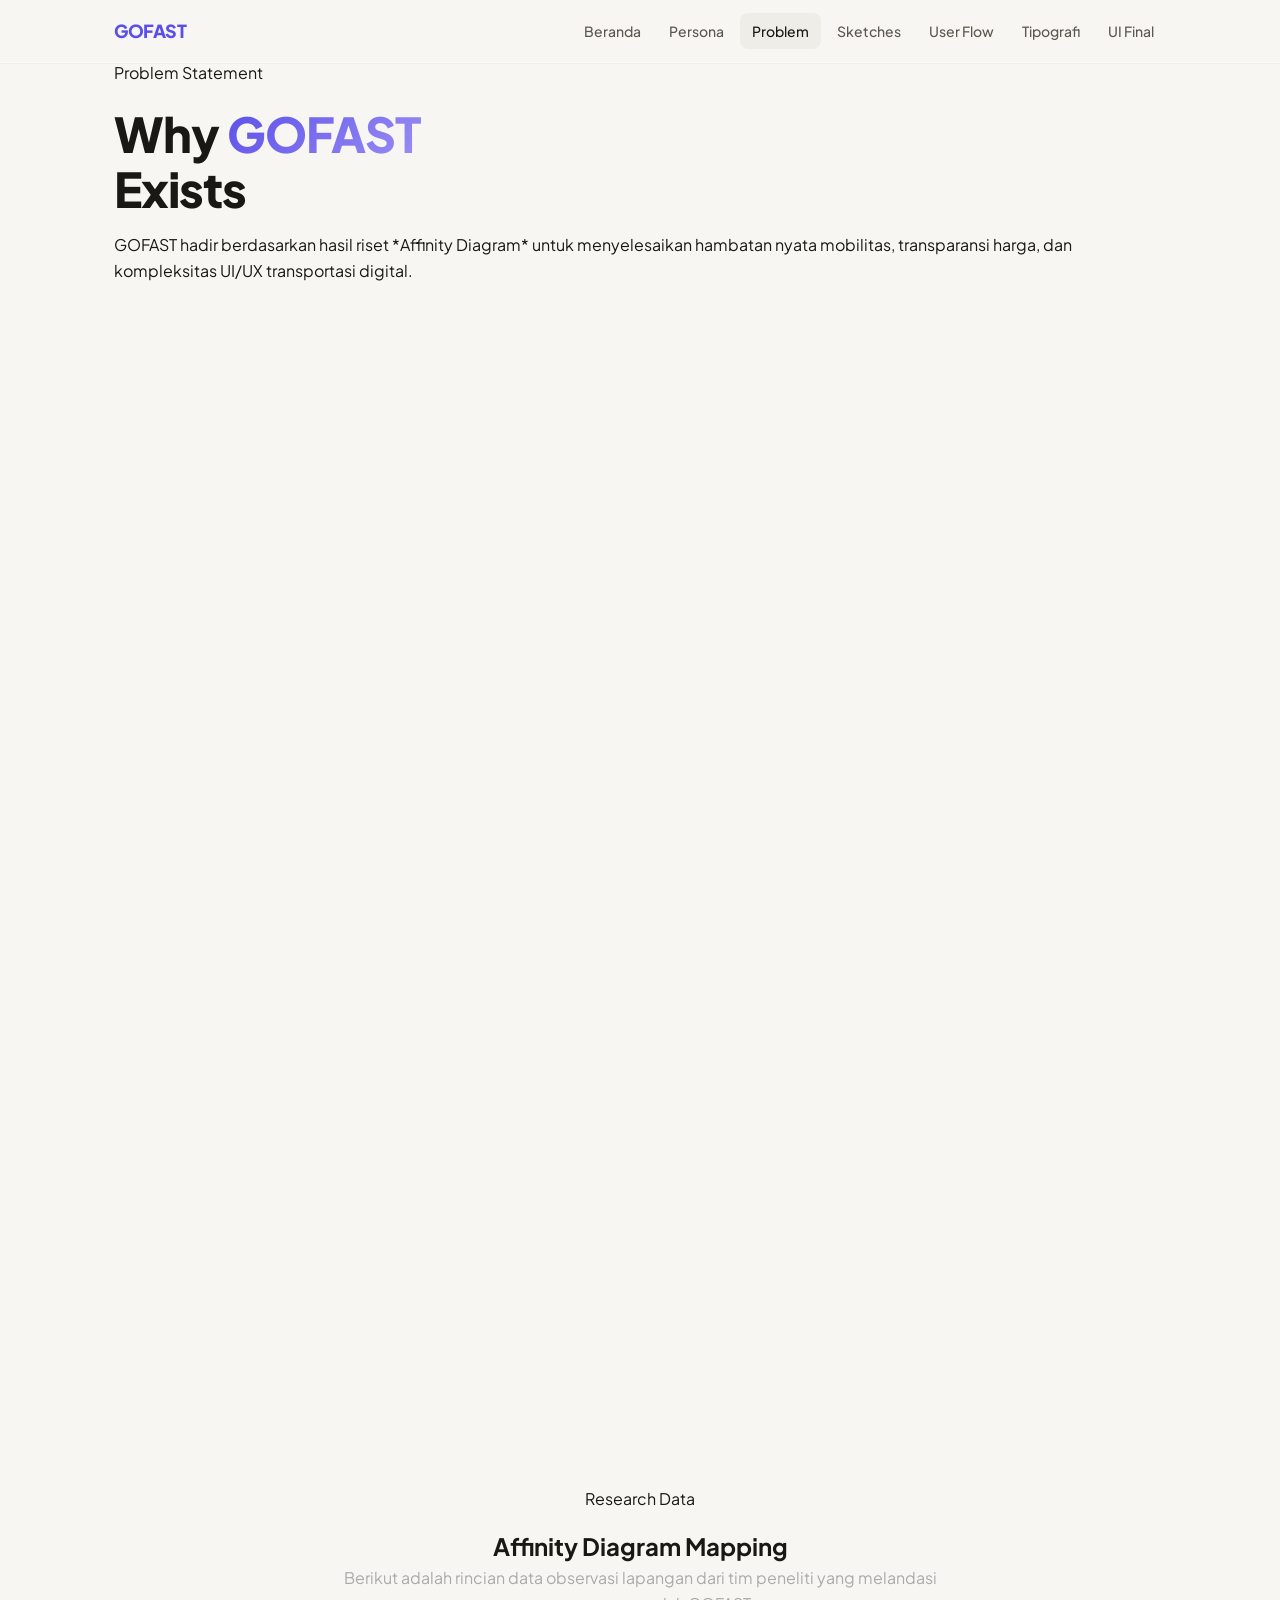
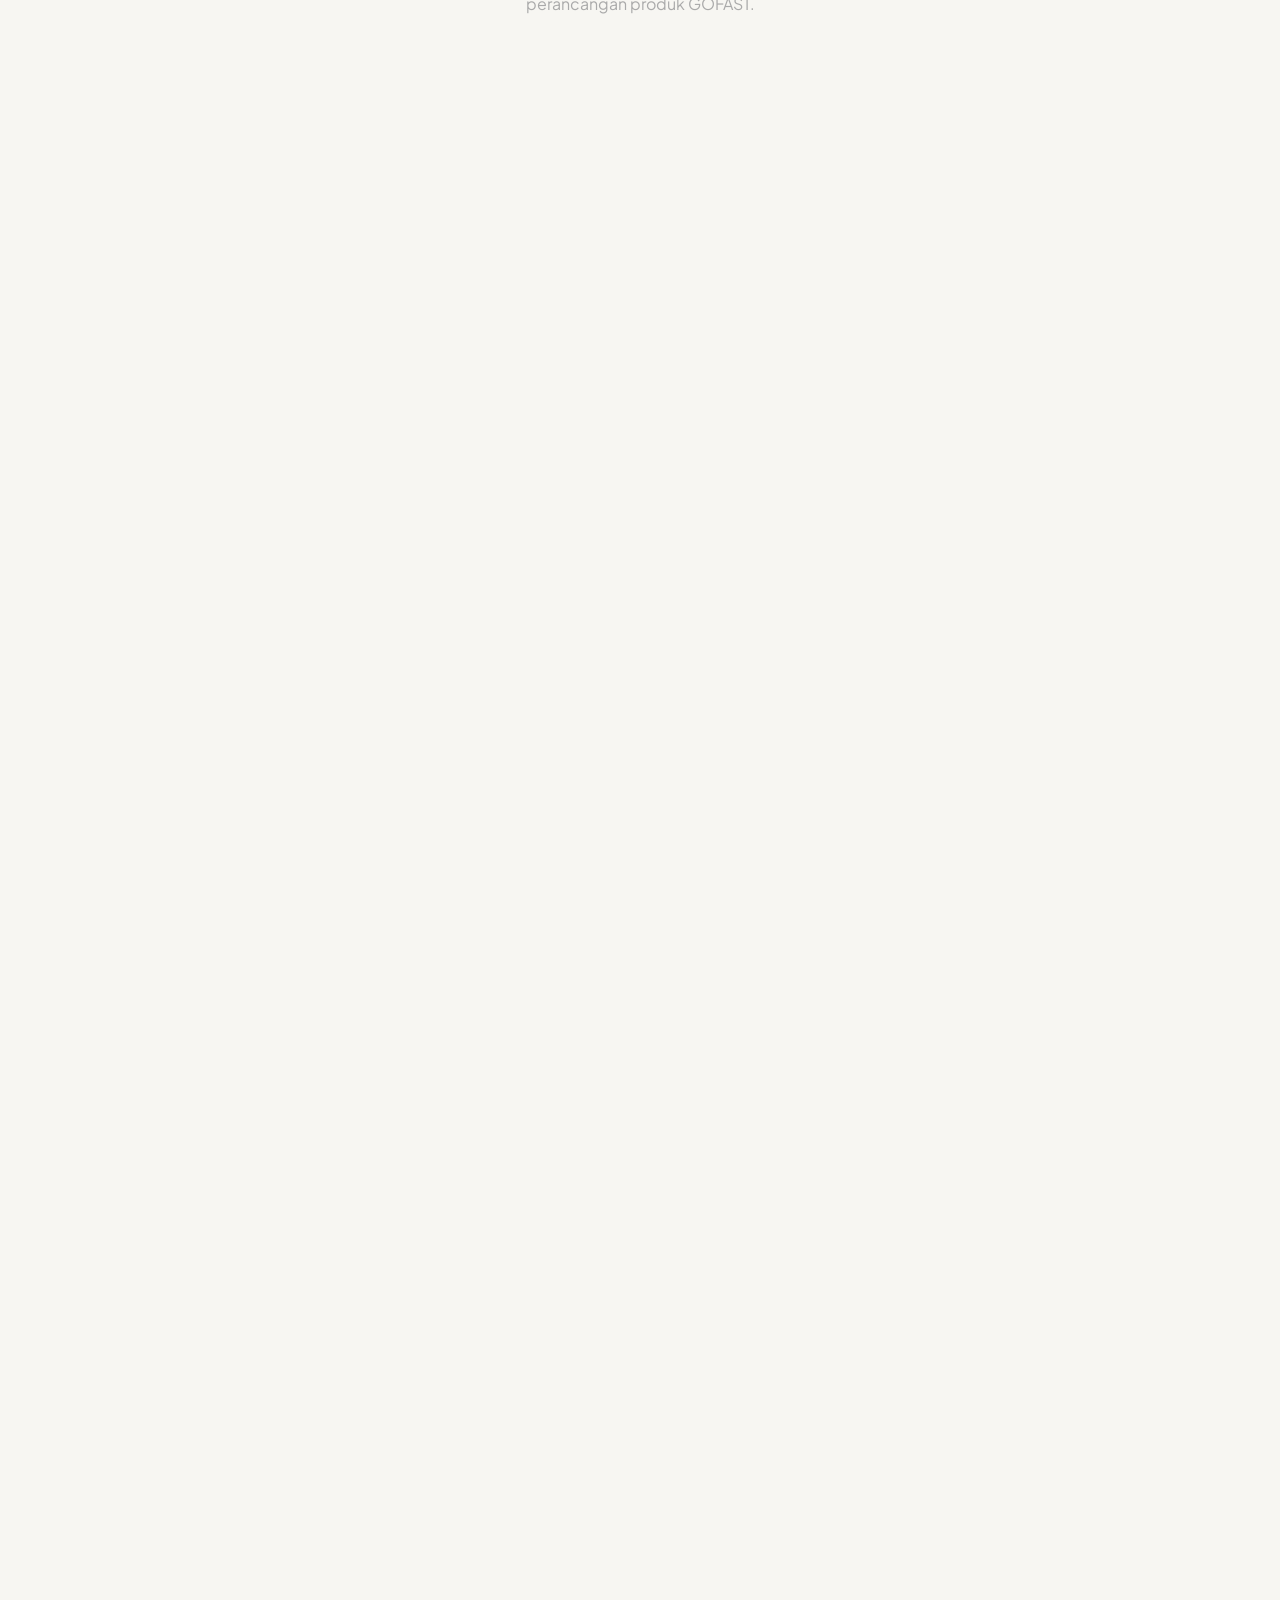
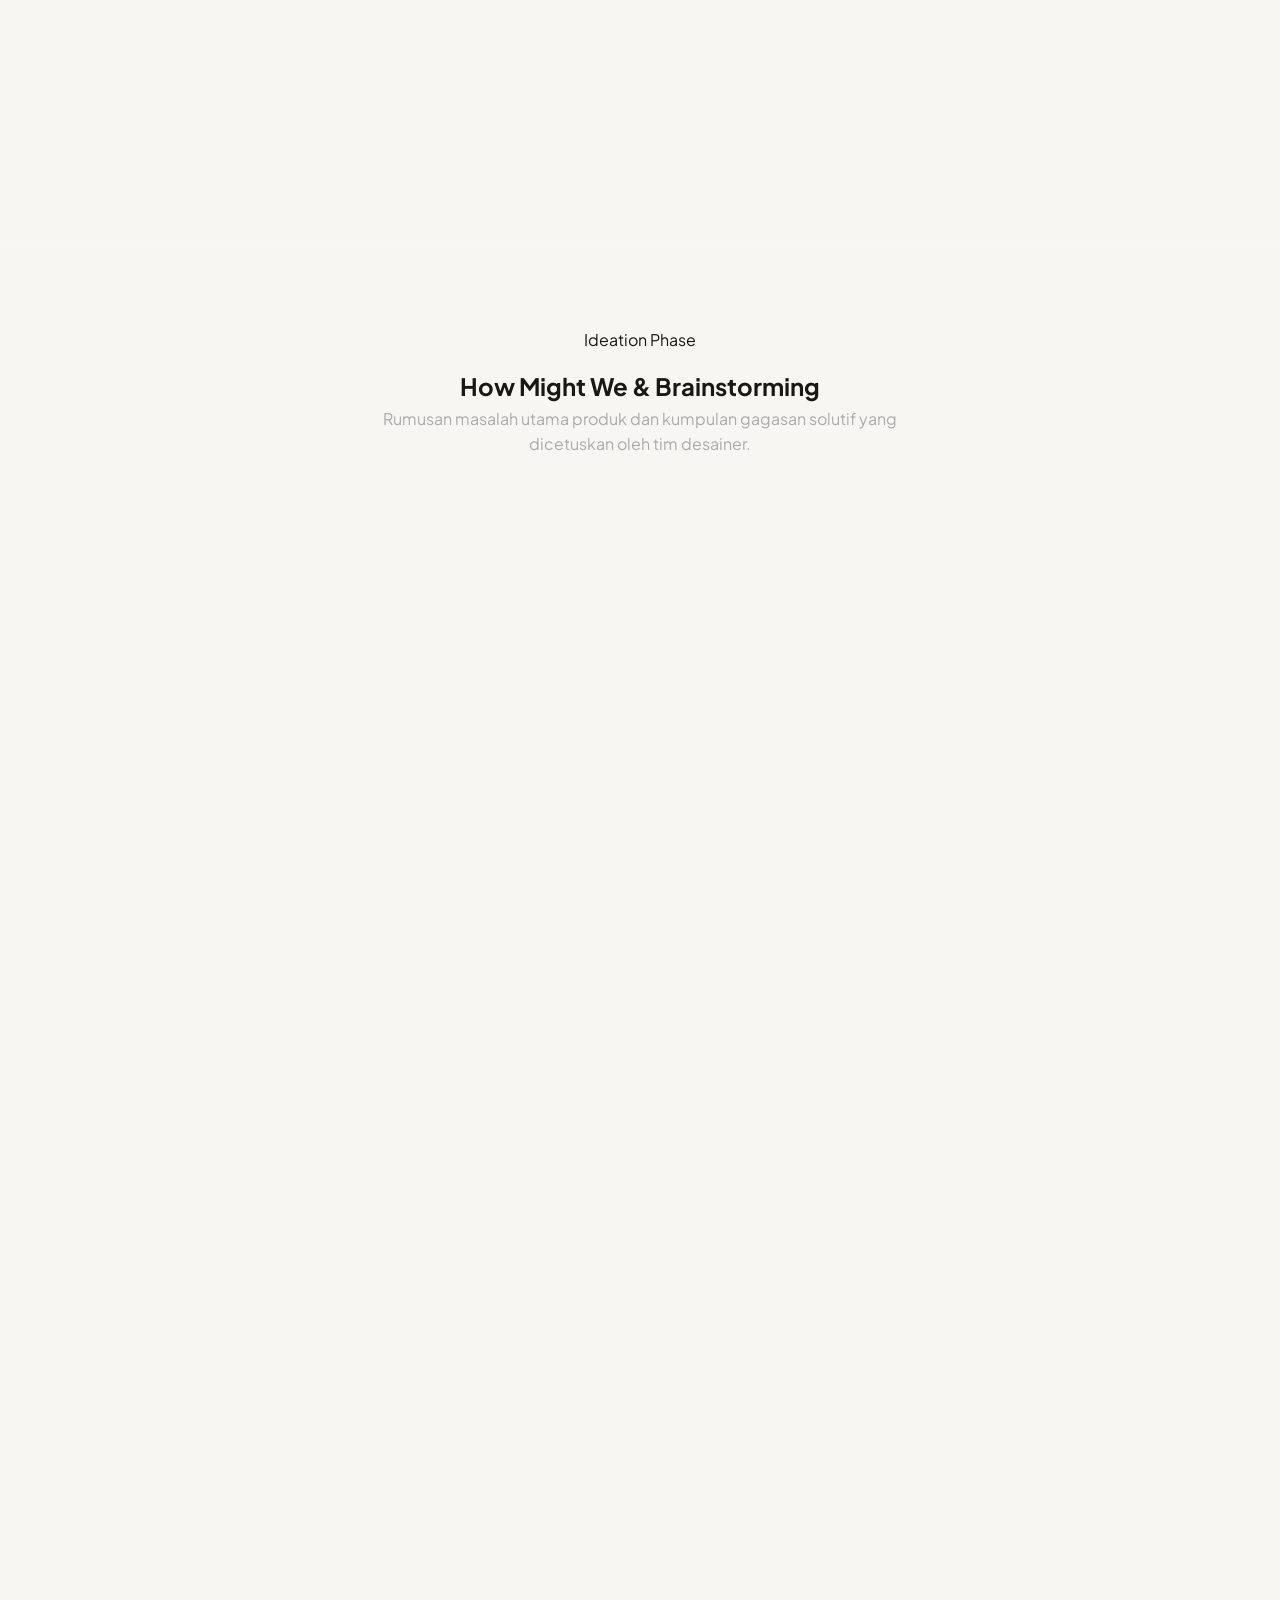
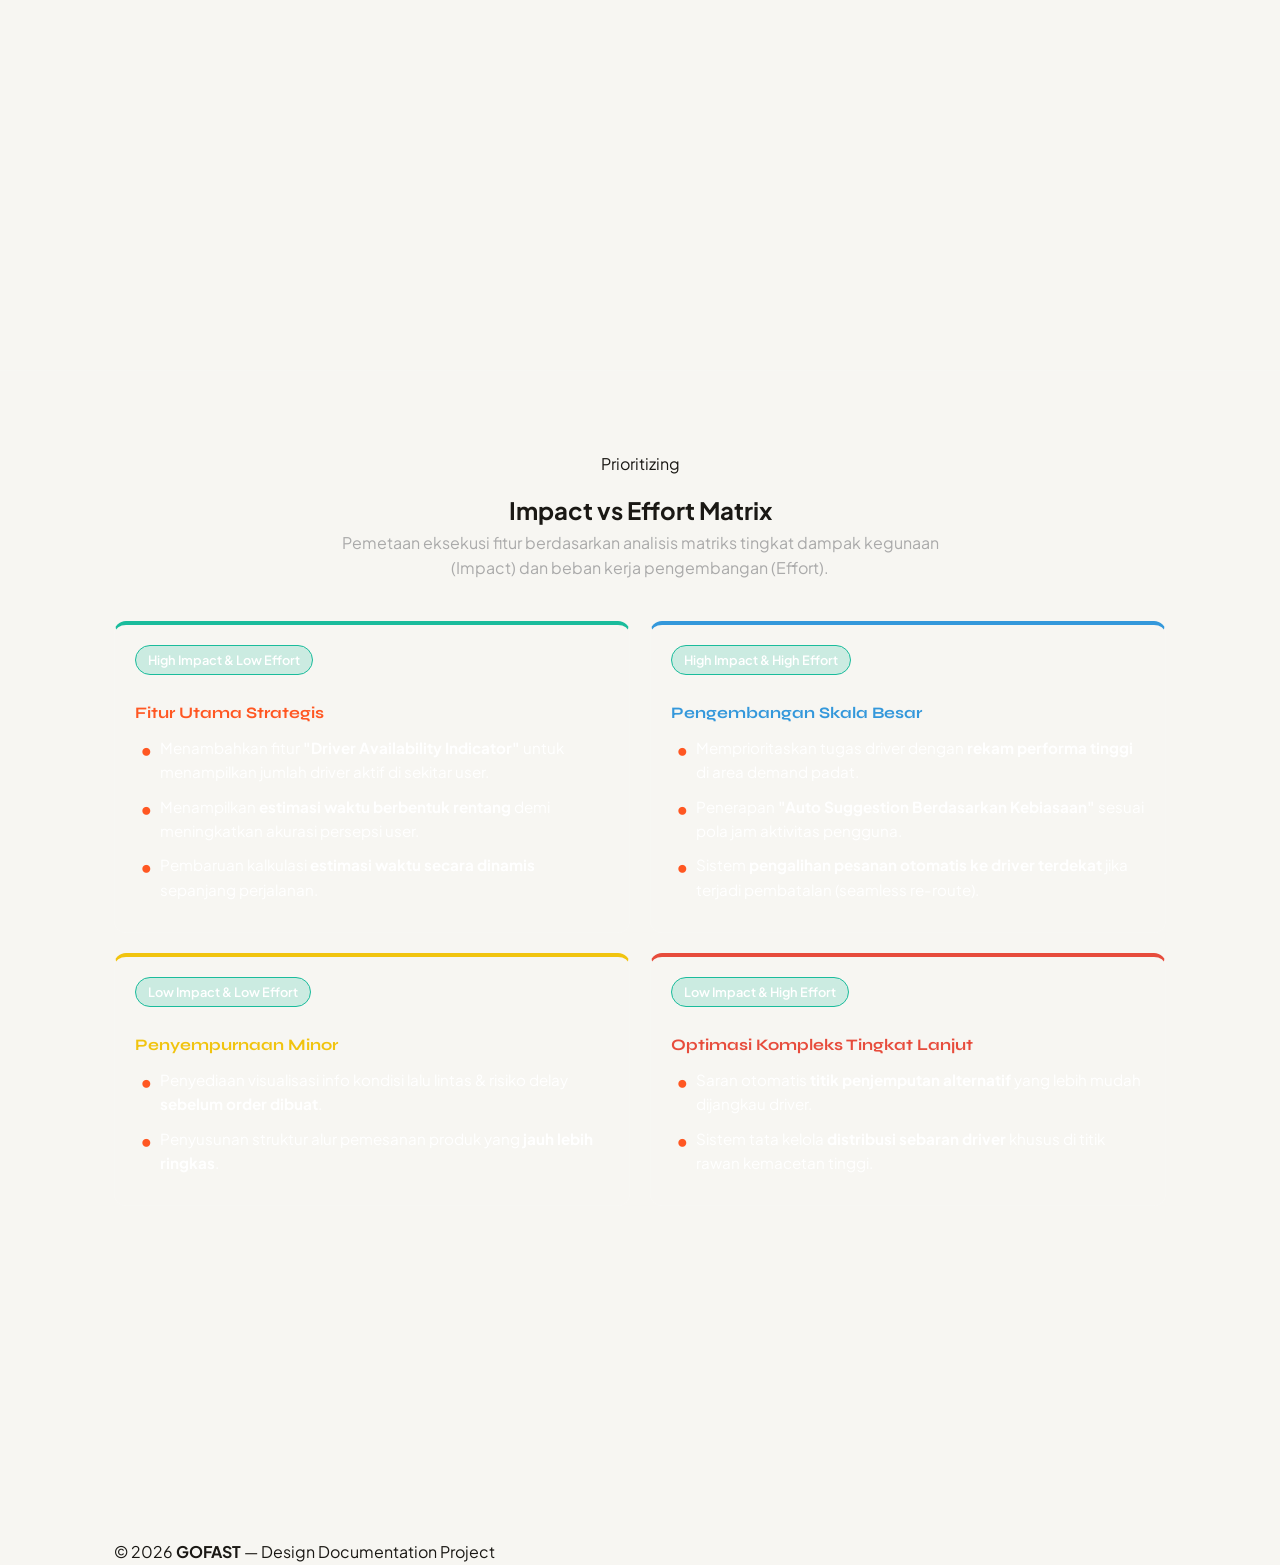
<file: problem.html>
<!DOCTYPE html>
<html lang="id">
<head>
  <meta charset="UTF-8">
  <meta name="viewport" content="width=device-width, initial-scale=1.0">
  <title>GOFAST — Problem Statement & Ideation</title>
  <link rel="preconnect" href="https://fonts.googleapis.com">
  <link rel="preconnect" href="https://fonts.gstatic.com" crossorigin>
  <link href="https://fonts.googleapis.com/css2?family=Syne:wght@400;500;600;700;800&family=DM+Sans:ital,wght@0,300;0,400;0,500;0,600;0,700;1,400&display=swap" rel="stylesheet">
  <link rel="stylesheet" href="../css/style.css">
  <style>
    /* Tambahan custom style minor untuk mendukung visualisasi Affinity Diagram & Ideation */
    .affinity-section { margin-top: 60px; }
    .affinity-title { margin-bottom: 40px; text-align: center; }
    .pillar-box { margin-bottom: 30px; padding: 25px; border-radius: 16px; }
    .insight-badge { background: rgba(255, 235, 59, 0.2); border: 1px solid #fbc02d; color: #fff; padding: 4px 12px; border-radius: 20px; font-size: 0.8rem; display: inline-block; margin-bottom: 15px; font-weight: 600; }
    .ideation-badge { background: rgba(162, 89, 255, 0.2); border: 1px solid #a259ff; color: #fff; padding: 4px 12px; border-radius: 20px; font-size: 0.8rem; display: inline-block; margin-bottom: 15px; font-weight: 600; }
    .priority-badge { background: rgba(26, 188, 156, 0.2); border: 1px solid #1abc9c; color: #fff; padding: 4px 12px; border-radius: 20px; font-size: 0.8rem; display: inline-block; margin-bottom: 15px; font-weight: 600; }
    .obs-list { list-style: none; padding: 0; margin: 15px 0 0 0; }
    .obs-list li { position: relative; padding-left: 25px; margin-bottom: 10px; font-size: 0.95rem; color: #ccc; }
    .obs-list li::before { content: "•"; color: #ff5722; font-weight: bold; font-size: 1.2rem; position: absolute; left: 5px; top: -2px; }
    .tag { font-size: 0.75rem; padding: 2px 8px; border-radius: 4px; margin-left: 6px; font-weight: 500; display: inline-block; }
    .tag-aulia { background: rgba(244, 143, 177, 0.2); color: #f48fb1; border: 1px solid #f48fb1; }
    .tag-chinta { background: rgba(144, 202, 249, 0.2); color: #90caf9; border: 1px solid #90caf9; }
    .tag-handoko { background: rgba(165, 214, 167, 0.2); color: #a5d6a7; border: 1px solid #a5d6a7; }
    .tag-ficko { background: rgba(214, 165, 212, 0.2); color: #e1bee7; border: 1px solid #ba68c8; }
    .tag-nayla { background: rgba(178, 235, 242, 0.2); color: #80deea; border: 1px solid #00bcd4; }
    
    /* Layout Tambahan untuk Matriks Prioritas */
    .quadrant-grid { display: grid; grid-template-columns: 1fr 1fr; gap: 20px; margin-top: 30px; }
    @media (max-width: 768px) { .quadrant-grid { grid-template-columns: 1fr; } }
    .quadrant-card { background: rgba(255,255,255,0.03); border: 1px solid rgba(255,255,255,0.08); padding: 20px; border-radius: 12px; }
    .quadrant-card h4 { margin-top: 0; color: #ff5722; font-family: 'Syne', sans-serif; }
  </style>
</head>
<body>

  <header class="header">
    <div class="container navbar">
      <a href="../index.html" class="logo">GOFAST</a>
      <button class="menu-toggle" aria-label="Toggle menu" aria-expanded="false">
        <span></span><span></span><span></span>
      </button>
      <nav class="nav-menu">
        <a href="../index.html">Beranda</a>
        <a href="persona.html">Persona</a>
        <a href="problem.html" class="active">Problem</a>
        <a href="sketches.html">Sketches</a>
        <a href="flow.html">User Flow</a>
        <a href="tipografi.html">Tipografi</a>
         <a href="uifinal.html">UI Final</a>
      </nav>
    </div>
  </header>

  <div class="page-hero">
    <div class="container">
      <div class="hero-badge" style="display:inline-flex;margin-bottom:20px;">Problem Statement</div>
      <h1>Why <span class="gradient-text">GOFAST</span><br>Exists</h1>
      <p>GOFAST hadir berdasarkan hasil riset *Affinity Diagram* untuk menyelesaikan hambatan nyata mobilitas, transparansi harga, dan kompleksitas UI/UX transportasi digital.</p>
    </div>
  </div>

  <section class="section" style="padding-top:0">
    <div class="container">
      <div class="cards-grid">

        <div class="glass card feature-card reveal">
          <div class="card-icon">📱</div>
          <h3>Complex UI/UX</h3>
          <p>User mengalami kesulitan menggunakan aplikasi yang rumit dan cenderung enggan mempelajari sistem interface yang dianggap kompleks.</p>
        </div>

        <div class="glass card feature-card reveal" style="transition-delay:.1s">
          <div class="card-icon">⏳</div>
          <h3>Driver Availability</h3>
          <p>Kesulitan mendapatkan driver pada jam sibuk serta pembatalan sepihak tanpa alasan jelas memicu waktu tunggu yang lama.</p>
        </div>

        <div class="glass card feature-card reveal" style="transition-delay:.2s">
          <div class="card-icon">🗺️</div>
          <h3>GPS Tracking Issues</h3>
          <p>Sistem navigasi dan pelacakan GPS yang kurang akurat menurunkan tingkat kepercayaan user terhadap efisiensi estimasi waktu.</p>
        </div>

        <div class="glass card feature-card reveal" style="transition-delay:.3s">
          <div class="card-icon">💸</div>
          <h3>Price Sensitivity</h3>
          <p>Lonjakan tarif yang tiba-tiba melambung tinggi di jam sibuk atau saat hujan menjadi kendala sensitif bagi stabilitas finansial user.</p>
        </div>

        <div class="glass card feature-card reveal" style="transition-delay:.4s">
          <div class="card-icon">🛑</div>
          <h3>Mobility Dependency</h3>
          <p>Tingginya ketergantungan user pada transportasi online untuk mobilitas mendesak (sekolah/kampus) menuntut ketepatan waktu mutlak.</p>
        </div>

        <div class="glass card feature-card reveal" style="transition-delay:.5s">
          <div class="card-icon">🔒</div>
          <h3>Safety & Retention</h3>
          <p>Kebutuhan jaminan keamanan ekstra selama perjalanan dan minimnya apresiasi (voucher/promo) bagi pelanggan setia.</p>
        </div>

      </div>
    </div>
  </section>

  <section class="section affinity-section" style="background: rgba(255,255,255,0.02); border-top: 1px solid rgba(255,255,255,0.05);">
    <div class="container">
      
      <div class="affinity-title">
        <div class="hero-badge" style="display:inline-flex;margin-bottom:15px;">Research Data</div>
        <h2>Affinity Diagram Mapping</h2>
        <p style="color: #aaa; max-width: 600px; margin: 0 auto;">Berikut adalah rincian data observasi lapangan dari tim peneliti yang melandasi perancangan produk GOFAST.</p>
      </div>

      <div class="glass pillar-box reveal">
        <span class="insight-badge">Insight: Ketergantungan Kritis & Mobilitas Tinggi</span>
        <h3>1. Mobilitas & Ketepatan Waktu (Main Problem)</h3>
        <p style="color:#eee; font-style: italic; font-size:0.95rem;">"User bergantung penuh pada ojek online sebagai solusi mobilitas cepat di kala macet, jam masuk sekolah, atau saat tidak membawa kendaraan."</p>
        <ul class="obs-list">
          <li>User menggunakan ojek online untuk pergi ke kampus/sekolah <span class="tag tag-aulia">Aulia Raya</span></li>
          <li>User menggunakan ojek online saat ada kegiatan mendesak <span class="tag tag-aulia">Aulia Raya</span></li>
          <li>User menggunakan saat tidak membawa kendaraan pribadi <span class="tag tag-aulia">Aulia Raya</span></li>
          <li>User menyukai layanan yang tepat waktu <span class="tag tag-aulia">Aulia Raya</span></li>
          <li>User menggunakan layanan karena alasan praktis <span class="tag tag-chinta">Chinta Az-zahra</span></li>
          <li>Mendukung mobilitas tinggi, butuh proses lancar, cepat, tanpa antre lama <span class="tag tag-handoko">Handoko Wahyu</span></li>
        </ul>
      </div>

      <div class="glass pillar-box reveal">
        <span class="insight-badge">Insight: Kendala Operasional Lapangan</span>
        <h3>2. Ketersediaan Driver & Waktu Tunggu</h3>
        <p style="color:#eee; font-style: italic; font-size:0.95rem;">"User sering terhambat oleh pembatalan sepihak dan lamanya penjemputan saat masa sibuk atau cuaca buruk."</p>
        <ul class="obs-list">
          <li>User kesulitan mendapatkan driver pada jam sibuk <span class="tag tag-aulia">Aulia Raya</span></li>
          <li>User mengalami pembatalan pesanan tanpa alasan yang jelas <span class="tag tag-aulia">Aulia Raya</span></li>
          <li>Harus menunggu driver lebih lama saat turun hujan atau jam pulang sekolah <span class="tag tag-chinta">Chinta Az-zahra</span></li>
        </ul>
      </div>

      <div class="glass pillar-box reveal">
        <span class="insight-badge">Insight: Kebutuhan Sistem Presisi</span>
        <h3>3. Akurasi Sistem Navigasi & GPS</h3>
        <p style="color:#eee; font-style: italic; font-size:0.95rem;">"Ketidakakuratan peta digital memperlambat penjemputan dan merusak estimasi waktu sampai."</p>
        <ul class="obs-list">
          <li>User menginginkan peningkatan akurasi waktu perjalanan <span class="tag tag-aulia">Aulia Raya</span></li>
          <li>User merasa koordinat sistem GPS kurang akurat <span class="tag tag-aulia">Aulia Raya</span></li>
        </ul>
      </div>

      <div class="glass pillar-box reveal">
        <span class="insight-badge">Insight: Lonjakan Harga Tidak Terprediksi</span>
        <h3>4. Sensitivitas Tarif & Biaya Perjalanan</h3>
        <p style="color:#eee; font-style: italic; font-size:0.95rem;">"Biaya perjalanan yang melambung tinggi secara mendadak saat jam sibuk mengurangi efisiensi pengeluaran pengguna."</p>
        <ul class="obs-list">
          <li>User menyukai tarif harga yang flat dan sesuai <span class="tag tag-aulia">Aulia Raya</span></li>
          <li>Kendala harga ongkos yang tiba-tiba menjadi sangat mahal <span class="tag tag-chinta">Chinta Az-zahra</span></li>
          <li>Berharap pihak penyedia tidak menaikkan harga berlebihan di jam sibuk <span class="tag tag-chinta">Chinta Az-zahra</span></li>
          <li>Mempertimbangkan efisiensi biaya dalam memilih alternatif transportasi <span class="tag tag-handoko">Handoko Wahyu</span></li>
        </ul>
      </div>

      <div class="glass pillar-box reveal">
        <span class="insight-badge">Insight: Kebutuhan Keamanan & Retensi Aplikasi</span>
        <h3>5. Atribut Aplikasi (UI/UX, Promo, & Keamanan)</h3>
        <p style="color:#eee; font-style: italic; font-size:0.95rem;">"User menginginkan interface yang memangkas kerumitan, sistem keamanan lacak perjalanan, serta apresiasi pengguna aktif."</p>
        <ul class="obs-list">
          <li>Menginginkan tampilan aplikasi sederhana & menghindari sistem rumit/kompleks <span class="tag tag-aulia">Aulia</span> <span class="tag tag-handoko">Handoko</span></li>
          <li>Menginginkan adanya skema promo khusus / voucher bagi pelanggan aktif <span class="tag tag-aulia">Aulia</span> <span class="tag tag-chinta">Chinta</span></li>
          <li>Merasa aman dengan adanya fitur pelacakan perjalanan (*share ride*) yang mementingkan keselamatan <span class="tag tag-chinta">Chinta</span> <span class="tag tag-handoko">Handoko</span></li>
        </ul>
      </div>

    </div>
  </section>

  <section class="section affinity-section" style="border-top: 1px solid rgba(255,255,255,0.05);">
    <div class="container">
      
      <div class="affinity-title">
        <div class="hero-badge" style="display:inline-flex;margin-bottom:15px;">Ideation Phase</div>
        <h2>How Might We & Brainstorming</h2>
        <p style="color: #aaa; max-width: 600px; margin: 0 auto;">Rumusan masalah utama produk dan kumpulan gagasan solutif yang dicetuskan oleh tim desainer.</p>
      </div>

      <div class="glass pillar-box reveal" style="border-left: 4px solid #a259ff; background: rgba(162, 89, 255, 0.03);">
        <span class="ideation-badge">Vision Statement & Core HMW Question</span>
        <h3 style="font-family: 'Syne', sans-serif; font-size: 1.4rem; line-height: 1.4; color: #fff;">
          "How might we memberikan kepastian waktu perjalanan yang akurat agar pengguna dapat merencanakan aktivitasnya tanpa risiko keterlambatan?"
        </h3>
      </div>

      <div class="cards-grid" style="margin-top: 30px;">
        
        <div class="glass card feature-card reveal">
          <h4 style="margin: 5px 0; color: #fff;">Estimasi Rentang Waktu</h4>
          <p style="font-size: 0.9rem; color: #bbb;">Tampilkan estimasi waktu dalam bentuk rentang (range) untuk meningkatkan akurasi persepsi psikologis pengguna di aplikasi.</p>
        </div>

        <div class="glass card feature-card reveal">
          <h4 style="margin: 5px 0; color: #fff;">Pre-Order Traffic Info</h4>
          <p style="font-size: 0.9rem; color: #bbb;">Berikan informasi kondisi lalu lintas dan potensi keterlambatan secara transparan sebelum pemesanan diverifikasi oleh user.</p>
        </div>

        <div class="glass card feature-card reveal">
          <h4 style="margin: 5px 0; color: #fff;">Alternative Pick-up Point</h4>
          <p style="font-size: 0.9rem; color: #bbb;">Sarankan titik penjemputan alternatif terdekat yang dinilai lebih cepat dan mudah dijangkau oleh driver untuk memangkas waktu tunggu.</p>
        </div>

        <div class="glass card feature-card reveal">
          <h4 style="margin: 5px 0; color: #fff;">Dynamic Time Update</h4>
          <p style="font-size: 0.9rem; color: #bbb;">Perbarui perhitungan estimasi waktu perjalanan secara dinamis sesuai pergerakan armada selama perjalanan berlangsung.</p>
        </div>

        <div class="glass card feature-card reveal">
          <h4 style="margin: 5px 0; color: #fff;">Auto Suggestion System</h4>
          <p style="font-size: 0.9rem; color: #bbb;">Menerapkan "Auto Suggestion Berdasarkan Kebiasaan" yang dihitung otomatis berdasarkan histori waktu dan pola aktivitas rutin user.</p>
        </div>

        <div class="glass card feature-card reveal">
          <h4 style="margin: 5px 0; color: #fff;">1-Tap Booking Feature</h4>
          <p style="font-size: 0.9rem; color: #bbb;">Menambahkan fitur "1-Tap Booking" yang memungkinkan user memesan ojek motor hanya dengan sekali klik menggunakan data lokasi/tujuan tersimpan.</p>
        </div>

        <div class="glass card feature-card reveal">
          <h4 style="margin: 5px 0; color: #fff;">High Performance Driver</h4>
          <p style="font-size: 0.9rem; color: #bbb;">Prioritaskan alokasi dan penugasan driver yang memiliki riwayat performa rating tinggi pada area serta jam sibuk dengan demand tinggi.</p>
        </div>

        <div class="glass card feature-card reveal">
          <h4 style="margin: 5px 0; color: #fff;">Driver Availability Indicator</h4>
          <p style="font-size: 0.9rem; color: #bbb;">Menambahkan indikator visual yang menampilkan informasi jumlah armada driver aktif di sekitar lokasi pengguna secara real-time.</p>
        </div>

        <div class="glass card feature-card reveal" style="grid-column: span 1;">
          <h4 style="margin: 5px 0; color: #fff;">Congestion Area Dispatch</h4>
          <p style="font-size: 0.9rem; color: #bbb;">Menerapkan sistem manajemen distribusi klaster driver khusus di area rawan macet yang memiliki potensi lonjakan permintaan tinggi.</p>
        </div>

      </div>
    </div>
  </section>

  <section class="section affinity-section" style="background: rgba(255,255,255,0.01); border-top: 1px solid rgba(255,255,255,0.05); padding-bottom: 60px;">
    <div class="container">
      
      <div class="affinity-title">
        <div class="hero-badge" style="display:inline-flex;margin-bottom:15px;">Prioritizing</div>
        <h2>Impact vs Effort Matrix</h2>
        <p style="color: #aaa; max-width: 600px; margin: 0 auto;">Pemetaan eksekusi fitur berdasarkan analisis matriks tingkat dampak kegunaan (Impact) dan beban kerja pengembangan (Effort).</p>
      </div>

      <div class="quadrant-grid">
        
        <div class="quadrant-card" style="border-top: 4px solid #1abc9c;">
          <span class="priority-badge">High Impact & Low Effort</span>
          <h4 style="margin: 10px 0;">Fitur Utama Strategis</h4>
          <ul class="obs-list" style="margin-top: 10px;">
            <li style="color: #fff;">Menambahkan fitur <strong>"Driver Availability Indicator"</strong> untuk menampilkan jumlah driver aktif di sekitar user.</li>
            <li style="color: #fff;">Menampilkan <strong>estimasi waktu berbentuk rentang</strong> demi meningkatkan akurasi persepsi user.</li>
            <li style="color: #fff;">Pembaruan kalkulasi <strong>estimasi waktu secara dinamis</strong> sepanjang perjalanan.</li>
          </ul>
        </div>

        <div class="quadrant-card" style="border-top: 4px solid #3498db;">
          <span class="priority-badge">High Impact & High Effort</span>
          <h4 style="margin: 10px 0; color: #3498db;">Pengembangan Skala Besar</h4>
          <ul class="obs-list" style="margin-top: 10px;">
            <li style="color: #fff;">Memprioritaskan tugas driver dengan <strong>rekam performa tinggi</strong> di area demand padat.</li>
            <li style="color: #fff;">Penerapan <strong>"Auto Suggestion Berdasarkan Kebiasaan"</strong> sesuai pola jam aktivitas pengguna.</li>
            <li style="color: #fff;">Sistem <strong>pengalihan pesanan otomatis ke driver terdekat</strong> jika terjadi pembatalan (seamless re-route).</li>
          </ul>
        </div>

        <div class="quadrant-card" style="border-top: 4px solid #f1c40f;">
          <span class="priority-badge">Low Impact & Low Effort</span>
          <h4 style="margin: 10px 0; color: #f1c40f;">Penyempurnaan Minor</h4>
          <ul class="obs-list" style="margin-top: 10px;">
            <li style="color: #fff;">Penyediaan visualisasi info kondisi lalu lintas & risiko delay <strong>sebelum order dibuat</strong>.</li>
            <li style="color: #fff;">Penyusunan struktur alur pemesanan produk yang <strong>jauh lebih ringkas</strong>.</li>
          </ul>
        </div>

        <div class="quadrant-card" style="border-top: 4px solid #e74c3c;">
          <span class="priority-badge">Low Impact & High Effort</span>
          <h4 style="margin: 10px 0; color: #e74c3c;">Optimasi Kompleks Tingkat Lanjut</h4>
          <ul class="obs-list" style="margin-top: 10px;">
            <li style="color: #fff;">Saran otomatis <strong>titik penjemputan alternatif</strong> yang lebih mudah dijangkau driver.</li>
            <li style="color: #fff;">Sistem tata kelola <strong>distribusi sebaran driver</strong> khusus di titik rawan kemacetan tinggi.</li>
          </ul>
        </div>

      </div>

    </div>
  </section>

  <section class="section" style="padding-top: 0; margin-top: 40px;">
    <div class="container">
      <div class="reveal">
        <a href="https://www.figma.com/design/Y3NHLR5LgUpNu5y3gUyGEd/UI-UX-DESIGN?node-id=0-1&p=f&t=9uHP1MUr9zSFLrHZ-0" 
           target="_blank" 
           rel="noopener noreferrer" 
           style="text-decoration: none; display: block; color: inherit;">
          
          <div class="glass card" style="display: flex; align-items: center; justify-content: space-between; padding: 30px; border-radius: 16px; border: 1px solid rgba(255, 255, 255, 0.15); transition: transform 0.3s ease, border-color 0.3s ease; cursor: pointer;" onmouseover="this.style.transform='translateY(-5px)'; this.style.borderColor='#ff5722';" onmouseout="this.style.transform='translateY(0)'; this.style.borderColor='rgba(255, 255, 255, 0.15)';">
            
            <div style="display: flex; align-items: center; gap: 20px;">
              <div style="background: rgba(255,255,255,0.05); padding: 15px; border-radius: 12px; display: flex; align-items: center; justify-content: center;">
                <svg width="36" height="54" viewBox="0 0 36 54" fill="none" xmlns="http://www.w3.org/2000/svg">
                  <path d="M9 13.5C9 8.52944 13.0294 4.5 18 4.5C22.9706 4.5 27 8.52944 27 13.5C27 18.4706 22.9706 22.5 18 22.5C13.0294 22.5 9 18.4706 9 13.5Z" fill="#F24E1E"/>
                  <path d="M0 13.5C0 8.52944 4.02944 4.5 9 4.5C13.9706 4.5 18 8.52944 18 13.5C18 18.4706 13.9706 22.5 9 22.5C4.02944 22.5 0 18.4706 0 13.5Z" fill="#FF7262"/>
                  <path d="M0 31.5C0 26.5294 4.02944 22.5 9 22.5H18V40.5C18 45.4706 13.9706 49.5 9 49.5C4.02944 49.5 0 45.4706 0 40.5C0 35.5294 4.02944 31.5 9 31.5Z" fill="#1ABC9C"/>
                  <path d="M18 22.5H27C31.9706 22.5 36 26.5294 36 31.5C36 36.4706 31.9706 40.5 27 40.5C22.9706 40.5 18 36.4706 18 31.5V22.5Z" fill="#0ACF83"/>
                  <path d="M0 31.5C0 26.5294 4.02944 22.5 9 22.5H18V40.5H9C4.02944 40.5 0 36.4706 0 31.5Z" fill="#A259FF"/>
                </svg>
              </div>
              
              <div>
                <span class="hero-badge" style="font-size: 0.75rem; padding: 2px 8px; margin-bottom: 6px; display: inline-block;">Figma File</span>
                <h3 style="margin: 0 0 4px 0; font-size: 1.25rem; font-family: 'Syne', sans-serif;">UI/UX DESIGN — GOFAST </h3>
                <p style="margin: 0; color: #aaa; font-size: 0.9rem;">Klik untuk membuka berkas User persona 1,2,3, INSIGHT FIX, HMW, DEFINE (Prioritas Masalah) di Figma.</p>
              </div>
            </div>

            <div style="font-size: 1.5rem; color: #666; padding-right: 10px;">
              ➔
            </div>

          </div>
        </a>
      </div>
    </div>
  </section>

  <footer class="footer">
    <div class="container">
      <p>© 2026 <strong>GOFAST</strong> — Design Documentation Project</p>
    </div>
  </footer>

  <script src="../js/app.js"></script>
</body>
</html>
</file>
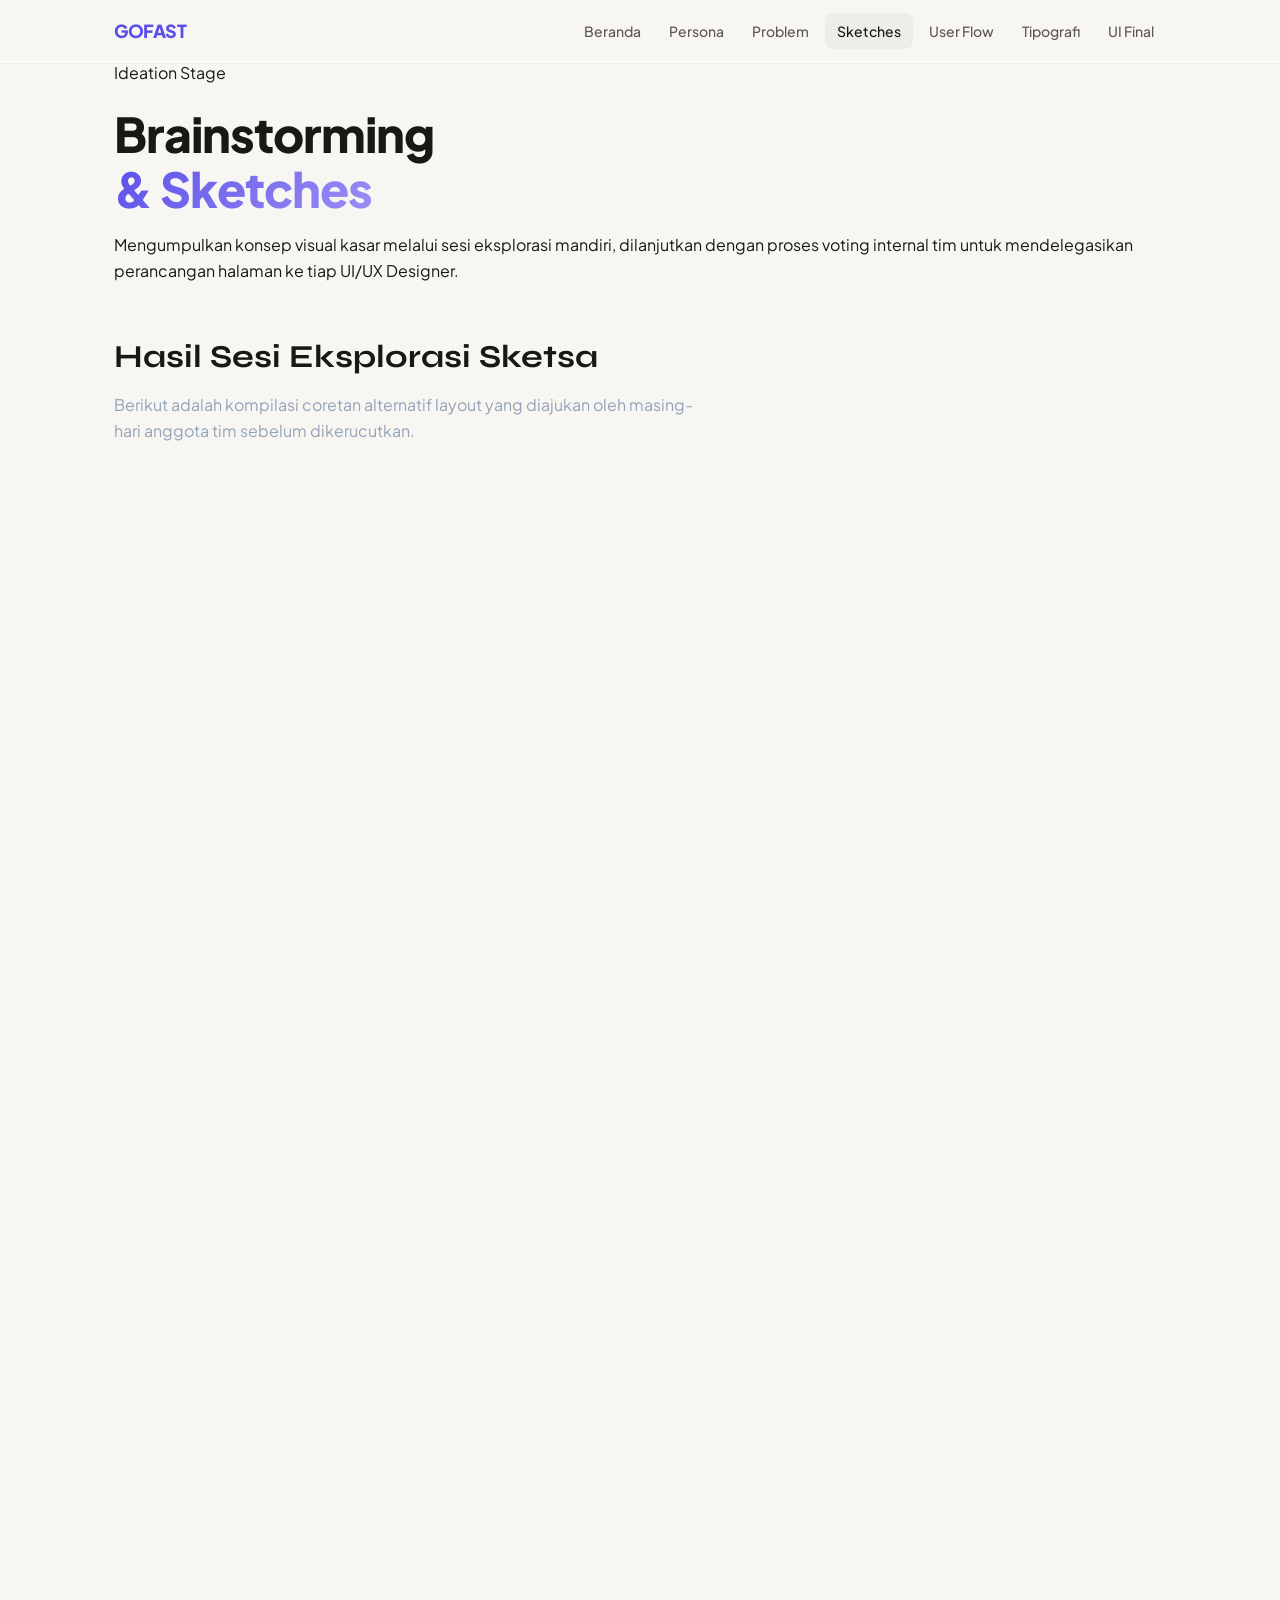
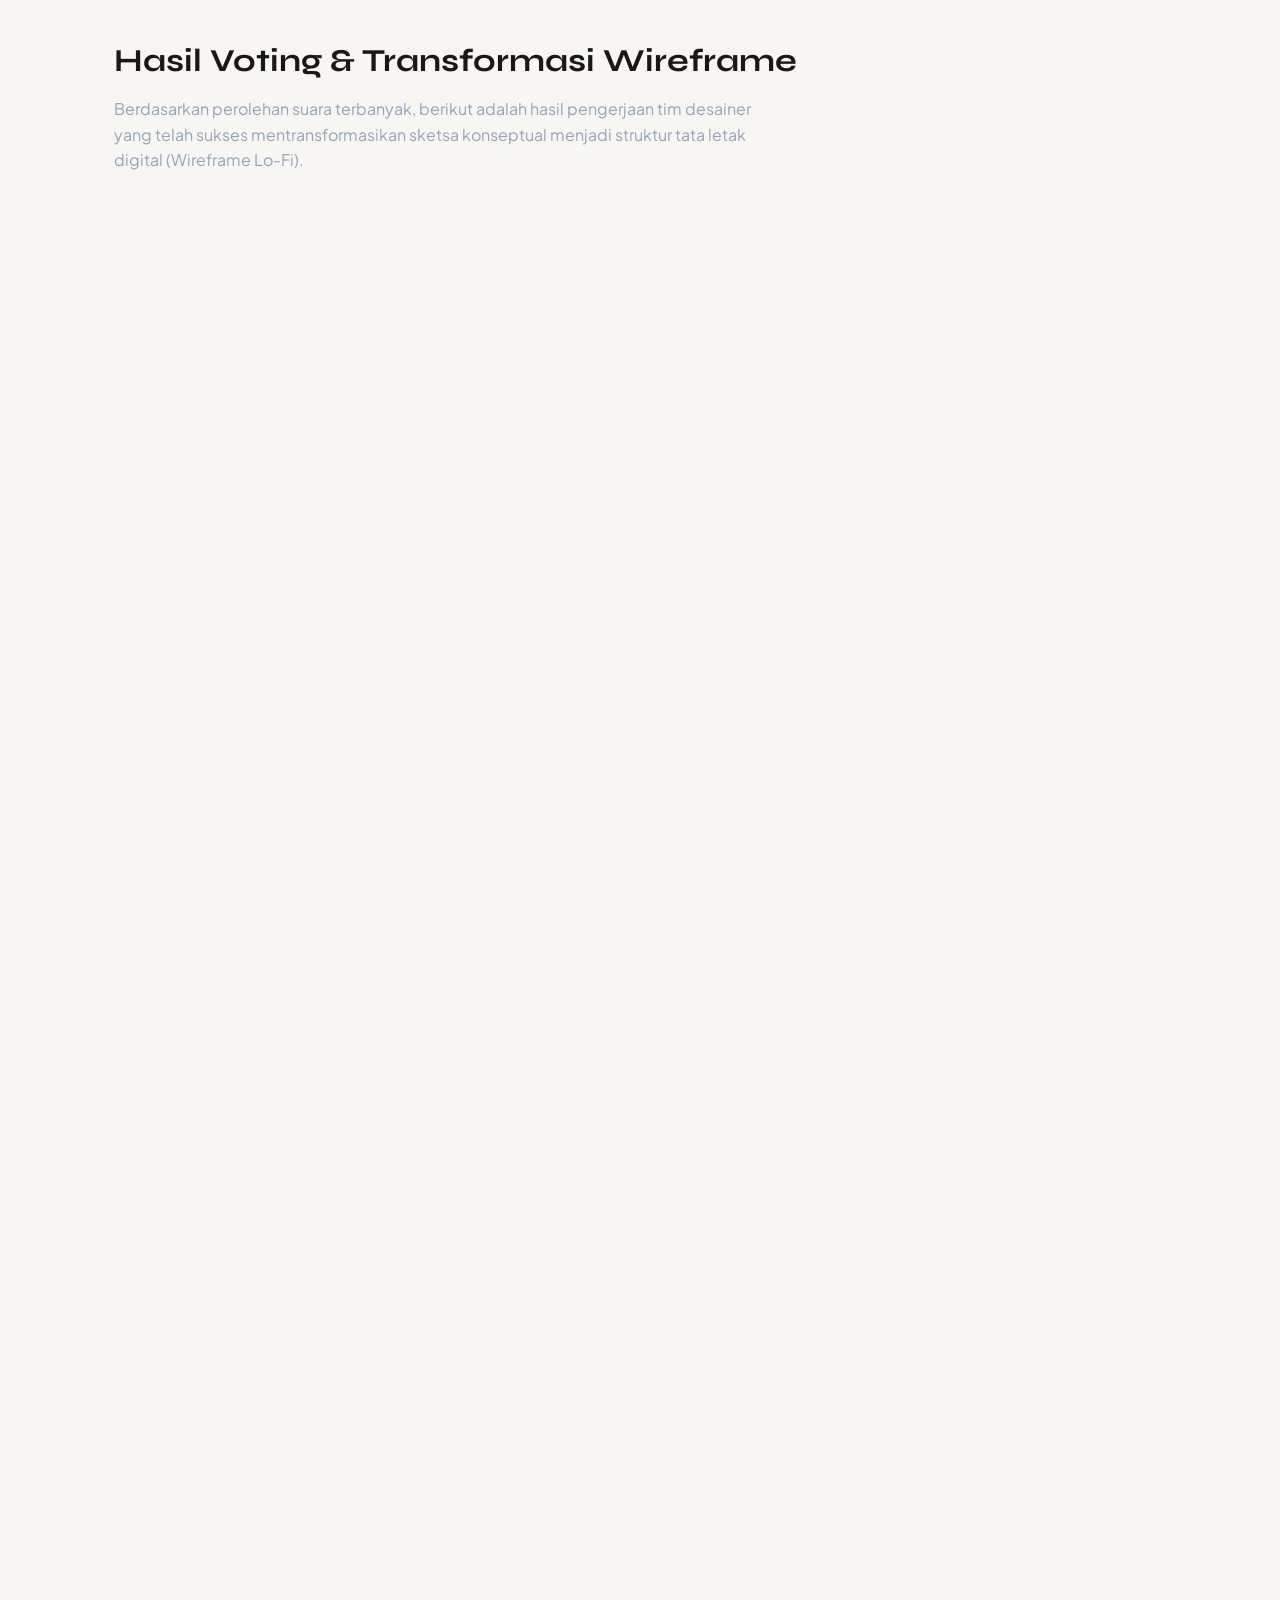
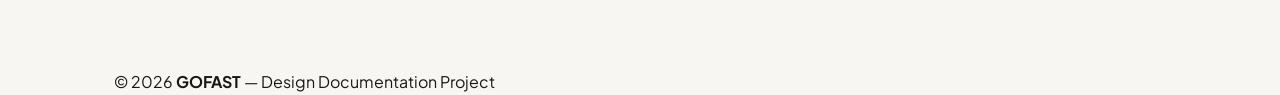
<file: sketches.html>
<!DOCTYPE html>
<html lang="id">
<head>
  <meta charset="UTF-8">
  <meta name="viewport" content="width=device-width, initial-scale=1.0">
  <title>GOFAST — Ideation Sketches</title>
  <link rel="preconnect" href="https://fonts.googleapis.com">
  <link rel="preconnect" href="https://fonts.gstatic.com" crossorigin>
  <link href="https://fonts.googleapis.com/css2?family=Syne:wght@400;500;600;700;800&family=DM+Sans:ital,wght@0,300;0,400;0,500;0,600;0,700;1,400&display=swap" rel="stylesheet">
  
  <link rel="stylesheet" href="../css/style.css">
  
  <style>
    /* Styling khusus dokumentasi sketsa & voting */
    .sketch-grid {
      display: grid;
      grid-template-columns: repeat(auto-fit, minmax(320px, 1fr));
      gap: 30px;
      margin-bottom: 50px;
    }
    .sketch-card {
      padding: 20px !important;
      display: flex;
      flex-direction: column;
      justify-content: space-between;
    }
    .sketch-img-wrapper {
      position: relative;
      width: 100%;
      border-radius: 12px;
      overflow: hidden;
      border: 1px solid rgba(255, 255, 255, 0.1);
      background: rgba(0,0,0,0.2);
      margin-bottom: 15px;
    }
    .sketch-img {
      width: 100%;
      height: 250px;
      object-fit: cover;
      transition: transform 0.3s ease;
    }
    .sketch-card:hover .sketch-img {
      transform: scale(1.03);
    }
    .vote-badge {
      position: absolute;
      top: 15px;
      right: 15px;
      background: #14B8A6;
      color: #12182B;
      padding: 4px 12px;
      border-radius: 100px;
      font-weight: 700;
      font-size: 0.85rem;
      box-shadow: 0 4px 12px rgba(20, 184, 166, 0.3);
    }
    .status-badge {
      display: inline-block;
      font-size: 0.75rem;
      padding: 4px 10px;
      border-radius: 6px;
      font-weight: 600;
      text-transform: uppercase;
      margin-bottom: 10px;
    }
    .badge-selected {
      background: rgba(108, 99, 255, 0.15);
      border: 1px solid rgba(108, 99, 255, 0.3);
      color: #8B5CF6;
    }
    .badge-backup {
      background: rgba(255, 255, 255, 0.05);
      border: 1px solid rgba(255, 255, 255, 0.1);
      color: #aaa;
    }
    
    /* Table Styling untuk delegasi halaman */
    .vote-table-wrapper {
      overflow-x: auto;
      margin-top: 30px;
    }
    .vote-table {
      width: 100%;
      border-collapse: collapse;
      text-align: left;
      background: rgba(18, 24, 43, 0.4);
      backdrop-filter: blur(12px);
      border-radius: 12px;
      overflow: hidden;
      border: 1px solid rgba(255, 255, 255, 0.08);
    }
    .vote-table th, .vote-table td {
      padding: 16px 20px;
      border-bottom: 1px solid rgba(255, 255, 255, 0.05);
    }
    .vote-table th {
      background: rgba(108, 99, 255, 0.1);
      color: #fff;
      font-family: 'Syne', sans-serif;
      font-weight: 600;
    }
    .vote-table td {
      color: #cbd5e1;
      font-size: 0.95rem;
    }
    .designer-avatar {
      display: inline-flex;
      align-items: center;
      gap: 10px;
      font-weight: 600;
      color: #fff;
    }
    .avatar-dot {
      width: 8px;
      height: 8px;
      border-radius: 50%;
      background: #6C63FF;
    }
  </style>
</head>
<body>

  <header class="header">
    <div class="container navbar">
      <a href="../index.html" class="logo">GOFAST</a>
      <button class="menu-toggle" aria-label="Toggle menu" aria-expanded="false">
        <span></span><span></span><span></span>
      </button>
      <nav class="nav-menu">
        <a href="../index.html">Beranda</a>
        <a href="persona.html">Persona</a>
        <a href="problem.html">Problem</a>
        <a href="sketches.html" class="active">Sketches</a>
        <a href="flow.html">User Flow</a>
        <a href="tipografi.html">Tipografi</a>
        <a href="uifinal.html">UI Final</a>
      </nav>
    </div>
  </header>

  <div class="page-hero">
    <div class="container">
      <div class="hero-badge" style="display:inline-flex;margin-bottom:20px;">Ideation Stage</div>
      <h1>Brainstorming <br><span class="gradient-text">& Sketches</span></h1>
      <p>Mengumpulkan konsep visual kasar melalui sesi eksplorasi mandiri, dilanjutkan dengan proses voting internal tim untuk mendelegasikan perancangan halaman ke tiap UI/UX Designer.</p>
    </div>
  </div>

  <section class="section" style="padding-top:0">
    <div class="container">
      
      <div class="section-title" style="margin-bottom: 40px;">
        <h2 style="font-family: 'Syne', sans-serif; font-size: 2rem; margin-bottom: 10px;">Hasil Sesi Eksplorasi Sketsa</h2>
        <p style="color: #94a3b8; max-width: 600px;">Berikut adalah kompilasi coretan alternatif layout yang diajukan oleh masing-hari anggota tim sebelum dikerucutkan.</p>
      </div>

      <div class="sketch-grid">
        
        <div class="glass card sketch-card reveal">
          <div>
            <div class="sketch-img-wrapper">
              <img src="../image/Design 1.png" alt="Sketsa Opsi 1" class="sketch-img">
            </div>
            <span class="status-badge badge-selected">Terpilih (Prioritas Utama)</span>
            <h3 style="margin: 5px 0 10px 0; font-family: 'Syne', sans-serif; font-size: 1.3rem;">Opsi Eksplorasi A</h3>
            <p style="font-size: 0.9rem; color: #94a3b8; line-height: 1.5; margin: 0;">
              Berfokus pada penyederhanaan alur otentikasi login/register, penyediaan peta indikator yang ringkas, serta kemudahan melacak histori perjalanan di bagian profil.
            </p>
          </div>
        </div>

        <div class="glass card sketch-card reveal" style="transition-delay:.1s">
          <div>
            <div class="sketch-img-wrapper">
              <img src="../image/Design 2.png" alt="Sketsa Opsi 2" class="sketch-img">
            </div>
            <span class="status-badge badge-selected">Terpilih (Kombinasi Konsep)</span>
            <h3 style="margin: 5px 0 10px 0; font-family: 'Syne', sans-serif; font-size: 1.3rem;">Opsi Eksplorasi B</h3>
            <p style="font-size: 0.9rem; color: #94a3b8; line-height: 1.5; margin: 0;">
              Menonjolkan fitur *Pickup Suggestion* titik penjemputan alternatif yang dinamis dan visualisasi peta kemacetan lalu lintas real-time yang informatif bagi lansia.
            </p>
          </div>
        </div>

        <div class="glass card sketch-card reveal" style="transition-delay:.2s">
          <div>
            <div class="sketch-img-wrapper">
              <img src="../image/Design 3.png" alt="Sketsa Opsi 3" class="sketch-img">
            </div>
            <span class="status-badge badge-selected">Terpilih (Referensi Layout)</span>
            <h3 style="margin: 5px 0 10px 0; font-family: 'Syne', sans-serif; font-size: 1.3rem;">Opsi Eksplorasi C</h3>
            <p style="font-size: 0.9rem; color: #94a3b8; line-height: 1.5; margin: 0;">
              Konsep layout beranda minimalis dengan menu pencarian instan sekali ketuk (*1-Tap Booking*) serta antarmuka ulasan performa driver pasca-berkendara.
            </p>
          </div>
        </div>

        <div class="glass card sketch-card reveal" style="transition-delay:.3s">
          <div>
            <div class="sketch-img-wrapper">
              <img src="../image/Design 4.png" alt="Sketsa Opsi 4" class="sketch-img">
            </div>
            <span class="status-badge badge-backup">Arsip Eksperimen</span>
            <h3 style="margin: 5px 0 10px 0; font-family: 'Syne', sans-serif; font-size: 1.3rem;">Opsi Eksplorasi D</h3>
            <p style="font-size: 0.9rem; color: #94a3b8; line-height: 1.5; margin: 0;">
              Eksperimen tata letak kompleks dengan indikator densitas ketersediaan jumlah driver aktif berbasis grafik batang langsung pada halaman pemilihan layanan.
            </p>
          </div>
        </div>

        <div class="glass card sketch-card reveal" style="transition-delay:.4s">
          <div>
            <div class="sketch-img-wrapper">
              <img src="../image/Design 5.png" alt="Sketsa Opsi 5" class="sketch-img">
            </div>
            <span class="status-badge badge-backup">Arsip Eksperimen</span>
            <h3 style="margin: 5px 0 10px 0; font-family: 'Syne', sans-serif; font-size: 1.3rem;">Opsi Eksplorasi E</h3>
            <p style="font-size: 0.9rem; color: #94a3b8; line-height: 1.5; margin: 0;">
              Struktur *wireframe* awal berbasis grid persegi untuk pemetaan titik temu alternatif dan penyusunan informasi ringkasan invoice pembayaran tarif komuter.
            </p>
          </div>
        </div>

      </div>

      <hr style="border: 0; border-top: 1px solid rgba(255,255,255,0.08); margin: 60px 0;">

      <div class="section-title" style="margin-bottom: 40px;">
        <h2 style="font-family: 'Syne', sans-serif; font-size: 2rem; margin-bottom: 10px;">Hasil Voting & Transformasi Wireframe</h2>
        <p style="color: #94a3b8; max-width: 650px;">Berdasarkan perolehan suara terbanyak, berikut adalah hasil pengerjaan tim desainer yang telah sukses mentransformasikan sketsa konseptual menjadi struktur tata letak digital (Wireframe Lo-Fi).</p>
      </div>

      <div class="sketch-grid">
        
        <div class="glass card sketch-card reveal">
          <div>
            <div class="sketch-img-wrapper">
              <img src="../image/wf1.png" alt="Wireframe Splash & Login" class="sketch-img">
            </div>
            <div style="display:flex; justify-content:space-between; align-items:center; margin-bottom:10px;">
              <span class="status-badge badge-selected" style="margin-bottom:0; background:rgba(20, 184, 166, 0.15); color:#14B8A6; border-color:rgba(20, 184, 166, 0.3);">Wireframe Selesai</span>
              <span style="font-size:0.8rem; color:#6C63FF; font-weight:600;">Opsi A & C</span>
            </div>
            <h3 style="margin: 5px 0 5px 0; font-family: 'Syne', sans-serif; font-size: 1.2rem;">Splash, Login & OTP</h3>
            <p style="font-size: 0.85rem; color: #94a3b8; line-height: 1.5; margin-bottom: 15px;">
              Perancangan struktur awal halaman masuk, validasi nomor telepon (OTP), serta penataan gerbang verifikasi pengguna yang aman.
            </p>
          </div>
          <div class="designer-avatar" style="border-top:1px solid rgba(255,255,255,0.05); padding-top:12px; font-size:0.9rem;">
          </div>
        </div>

        <div class="glass card sketch-card reveal" style="transition-delay:.1s">
          <div>
            <div class="sketch-img-wrapper">
              <img src="../image/wf2.png" alt="Wireframe Utama Beranda" class="sketch-img">
            </div>
            <div style="display:flex; justify-content:space-between; align-items:center; margin-bottom:10px;">
              <span class="status-badge badge-selected" style="margin-bottom:0; background:rgba(20, 184, 166, 0.15); color:#14B8A6; border-color:rgba(20, 184, 166, 0.3);">Wireframe Selesai</span>
              <span style="font-size:0.8rem; color:#6C63FF; font-weight:600;">Opsi B</span>
            </div>
            <h3 style="margin: 5px 0 5px 0; font-family: 'Syne', sans-serif; font-size: 1.2rem;">Beranda & Peta Navigasi</h3>
            <p style="font-size: 0.85rem; color: #94a3b8; line-height: 1.5; margin-bottom: 15px;">
              Struktur tata letak beranda utama dengan penempatan kolom pencarian rute cepat, peta interaktif, serta info ketersediaan driver komuter.
            </p>
          </div>
          <div class="designer-avatar" style="border-top:1px solid rgba(255,255,255,0.05); padding-top:12px; font-size:0.9rem;">
          </div>
        </div>

        <div class="glass card sketch-card reveal" style="transition-delay:.2s">
          <div>
            <div class="sketch-img-wrapper">
              <img src="../image/wf3.png" alt="Wireframe Pemilihan Layanan" class="sketch-img">
            </div>
            <div style="display:flex; justify-content:space-between; align-items:center; margin-bottom:10px;">
              <span class="status-badge badge-selected" style="margin-bottom:0; background:rgba(20, 184, 166, 0.15); color:#14B8A6; border-color:rgba(20, 184, 166, 0.3);">Wireframe Selesai</span>
              <span style="font-size:0.8rem; color:#6C63FF; font-weight:600;">Opsi E</span>
            </div>
            <h3 style="margin: 5px 0 5px 0; font-family: 'Syne', sans-serif; font-size: 1.2rem;">Penetapan Tarif & Invoice</h3>
            <p style="font-size: 0.85rem; color: #94a3b8; line-height: 1.5; margin-bottom: 15px;">
              Penyusunan komponen lembar detail pembayaran, rincian biaya komuter, serta tombol aksi persetujuan pemesanan armada.
            </p>
          </div>
          <div class="designer-avatar" style="border-top:1px solid rgba(255,255,255,0.05); padding-top:12px; font-size:0.9rem;">

          </div>
        </div>

        <div class="glass card sketch-card reveal" style="transition-delay:.3s">
          <div>
            <div class="sketch-img-wrapper">
              <img src="../image/wf4.png" alt="Wireframe Profil & Ulasan" class="sketch-img">
            </div>
            <div style="display:flex; justify-content:space-between; align-items:center; margin-bottom:10px;">
              <span class="status-badge badge-selected" style="margin-bottom:0; background:rgba(20, 184, 166, 0.15); color:#14B8A6; border-color:rgba(20, 184, 166, 0.3);">Wireframe Selesai</span>
              <span style="font-size:0.8rem; color:#6C63FF; font-weight:600;">Opsi C</span>
            </div>
            <h3 style="margin: 5px 0 5px 0; font-family: 'Syne', sans-serif; font-size: 1.2rem;">Riwayat & Rating Driver</h3>
            <p style="font-size: 0.85rem; color: #94a3b8; line-height: 1.5; margin-bottom: 15px;">
              Pengembangan komponen umpan balik pasca perjalanan, kolom ulasan bintang driver, serta kartu log riwayat transaksi pengguna.
            </p>
          </div>
          <div class="designer-avatar" style="border-top:1px solid rgba(255,255,255,0.05); padding-top:12px; font-size:0.9rem;">
          </div>
        </div>

      </div>
    </div>
  </section>

  <section class="section" style="padding-top: 0; margin-top: 40px;">
    <div class="container">
      <div class="reveal">
        <a href="https://www.figma.com/design/DwiaEeERbZOn1I84vC0BCO/Wireframe_Bagus-Dananjaya?node-id=0-1&t=2PRrBvkV7TvihVT8-1" 
           target="_blank" 
           rel="noopener noreferrer" 
           style="text-decoration: none; display: block; color: inherit;">
          
          <div class="glass card" style="display: flex; align-items: center; justify-content: space-between; padding: 30px; border-radius: 16px; border: 1px solid rgba(255, 255, 255, 0.15); transition: transform 0.3s ease, border-color 0.3s ease; cursor: pointer;" onmouseover="this.style.transform='translateY(-5px)'; this.style.borderColor='#ff5722';" onmouseout="this.style.transform='translateY(0)'; this.style.borderColor='rgba(255, 255, 255, 0.15)';">
            
            <div style="display: flex; align-items: center; gap: 20px;">
              <div style="background: rgba(255,255,255,0.05); padding: 15px; border-radius: 12px; display: flex; align-items: center; justify-content: center;">
                <svg width="36" height="54" viewBox="0 0 36 54" fill="none" xmlns="http://www.w3.org/2000/svg">
                  <path d="M9 13.5C9 8.52944 13.0294 4.5 18 4.5C22.9706 4.5 27 8.52944 27 13.5C27 18.4706 22.9706 22.5 18 22.5C13.0294 22.5 9 18.4706 9 13.5Z" fill="#F24E1E"/>
                  <path d="M0 13.5C0 8.52944 4.02944 4.5 9 4.5C13.9706 4.5 18 8.52944 18 13.5C18 18.4706 13.9706 22.5 9 22.5C4.02944 22.5 0 18.4706 0 13.5Z" fill="#FF7262"/>
                  <path d="M0 31.5C0 26.5294 4.02944 22.5 9 22.5H18V40.5C18 45.4706 13.9706 49.5 9 49.5C4.02944 49.5 0 45.4706 0 40.5C0 35.5294 4.02944 31.5 9 31.5Z" fill="#1ABC9C"/>
                  <path d="M18 22.5H27C31.9706 22.5 36 26.5294 36 31.5C36 36.4706 31.9706 40.5 27 40.5C22.9706 40.5 18 36.4706 18 31.5V22.5Z" fill="#0ACF83"/>
                  <path d="M0 31.5C0 26.5294 4.02944 22.5 9 22.5H18V40.5H9C4.02944 40.5 0 36.4706 0 31.5Z" fill="#A259FF"/>
                </svg>
              </div>
              
              <div>
                <span class="hero-badge" style="font-size: 0.75rem; padding: 2px 8px; margin-bottom: 6px; display: inline-block;">Figma File</span>
                <h3 style="margin: 0 0 4px 0; font-size: 1.25rem; font-family: 'Syne', sans-serif;">Lo-Fi Wireframe — GOFAST </h3>
                <p style="margin: 0; color: #aaa; font-size: 0.9rem;">Klik untuk meninjau struktur tata letak digital, rancangan antarmuka komponen, dan alur grid Lo-Fi dari masing-masing desainer di Figma.</p>
              </div>
            </div>

            <div style="font-size: 1.5rem; color: #666; padding-right: 10px;">
              ➔
            </div>

          </div>
        </a>
      </div>
    </div>
  </section>

  <footer class="footer">
    <div class="container">
      <p>© 2026 <strong>GOFAST</strong> — Design Documentation Project</p>
    </div>
  </footer>

  <script src="../js/app.js"></script>
</body>
</html>
</file>
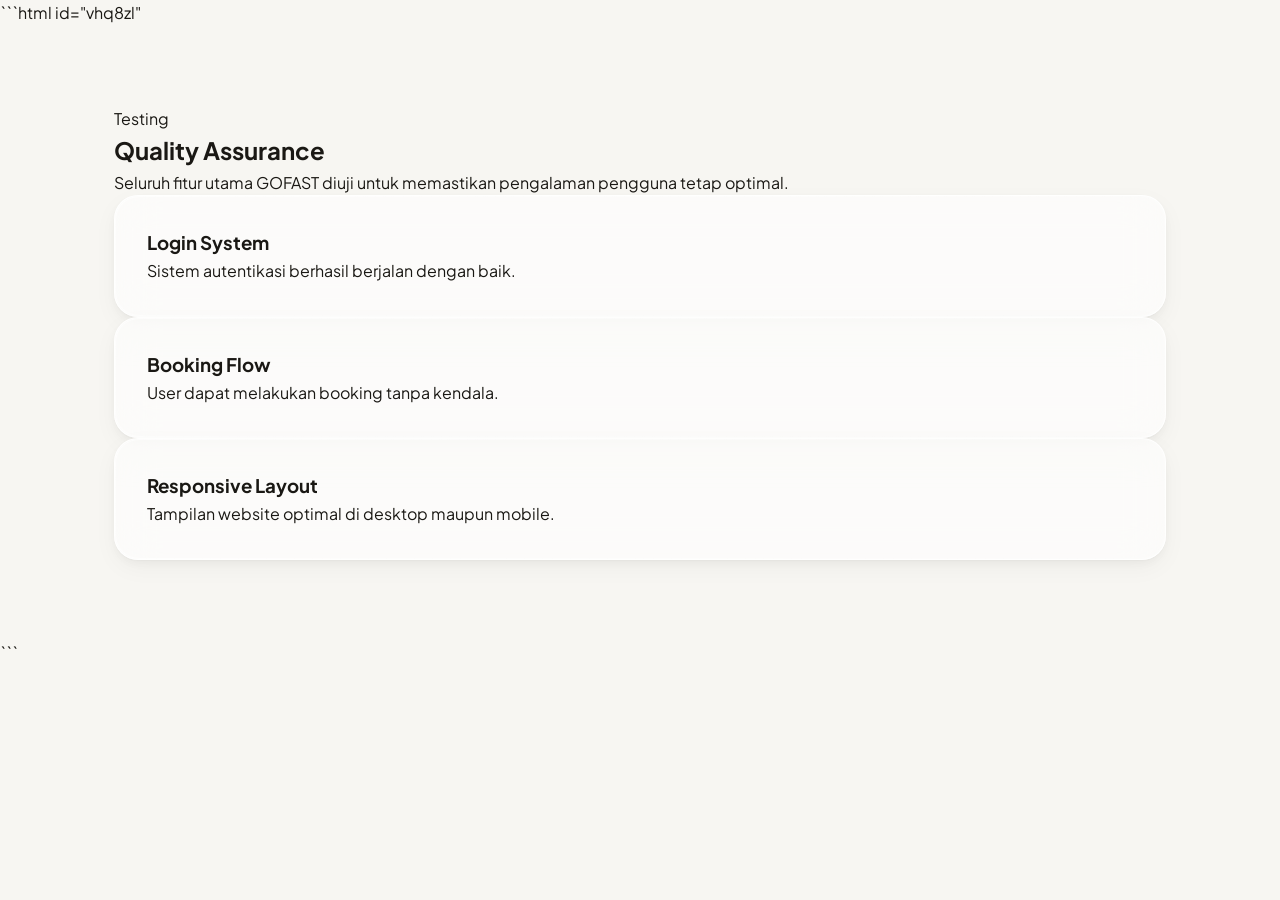
<file: testing.html>
```html id="vhq8zl"
<!DOCTYPE html>
<html lang="id">
<head>
  <meta charset="UTF-8">
  <meta name="viewport" content="width=device-width, initial-scale=1.0">

  <title>GOFAST Testing</title>

  <link rel="stylesheet" href="../css/style.css">
</head>
<body>

<section class="section">

  <div class="container">

    <div class="section-title">

      <span>Testing</span>

      <h2>
        Quality Assurance
      </h2>

      <p>
        Seluruh fitur utama GOFAST diuji untuk memastikan pengalaman pengguna tetap optimal.
      </p>

    </div>

    <div class="cards-grid">

      <div class="glass card">

        <h3>Login System</h3>

        <p>
          Sistem autentikasi berhasil berjalan dengan baik.
        </p>

      </div>

      <div class="glass card">

        <h3>Booking Flow</h3>

        <p>
          User dapat melakukan booking tanpa kendala.
        </p>

      </div>

      <div class="glass card">

        <h3>Responsive Layout</h3>

        <p>
          Tampilan website optimal di desktop maupun mobile.
        </p>

      </div>

    </div>

  </div>

</section>

</body>
</html>
```
</file>
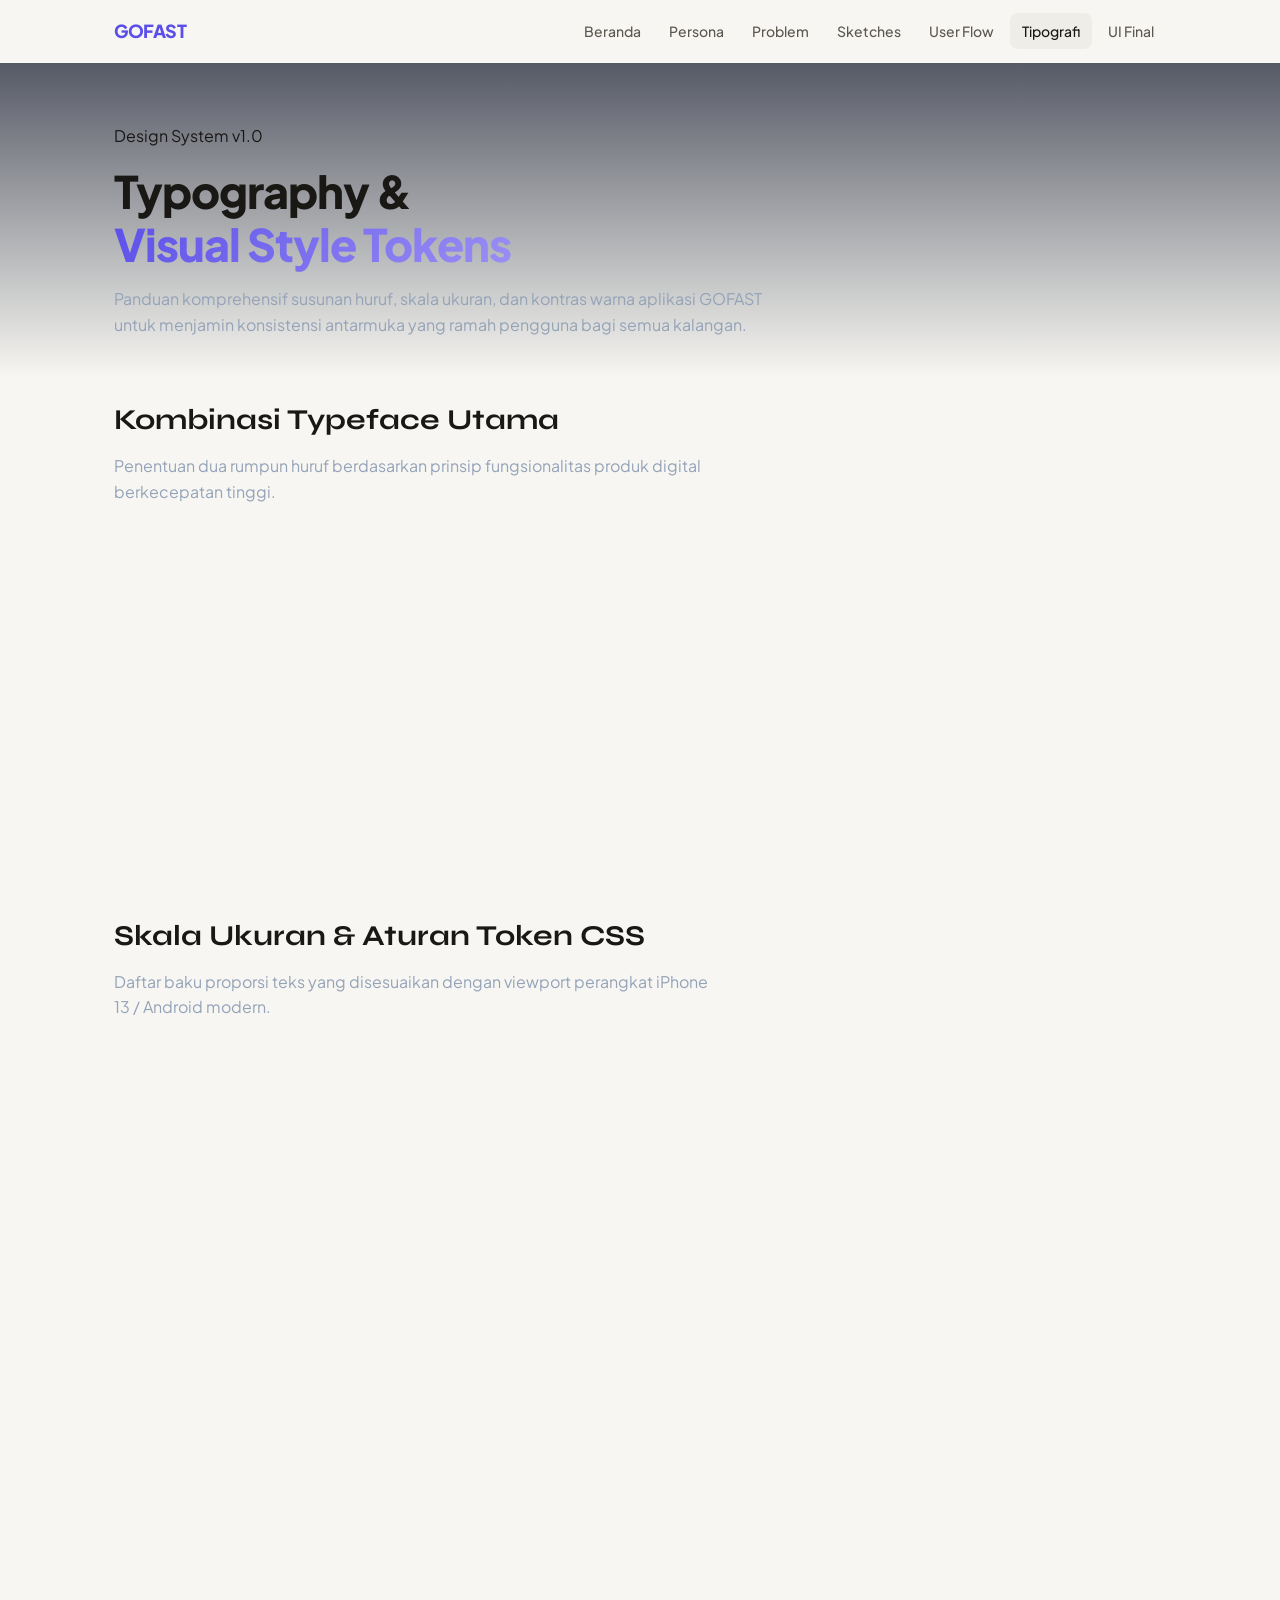
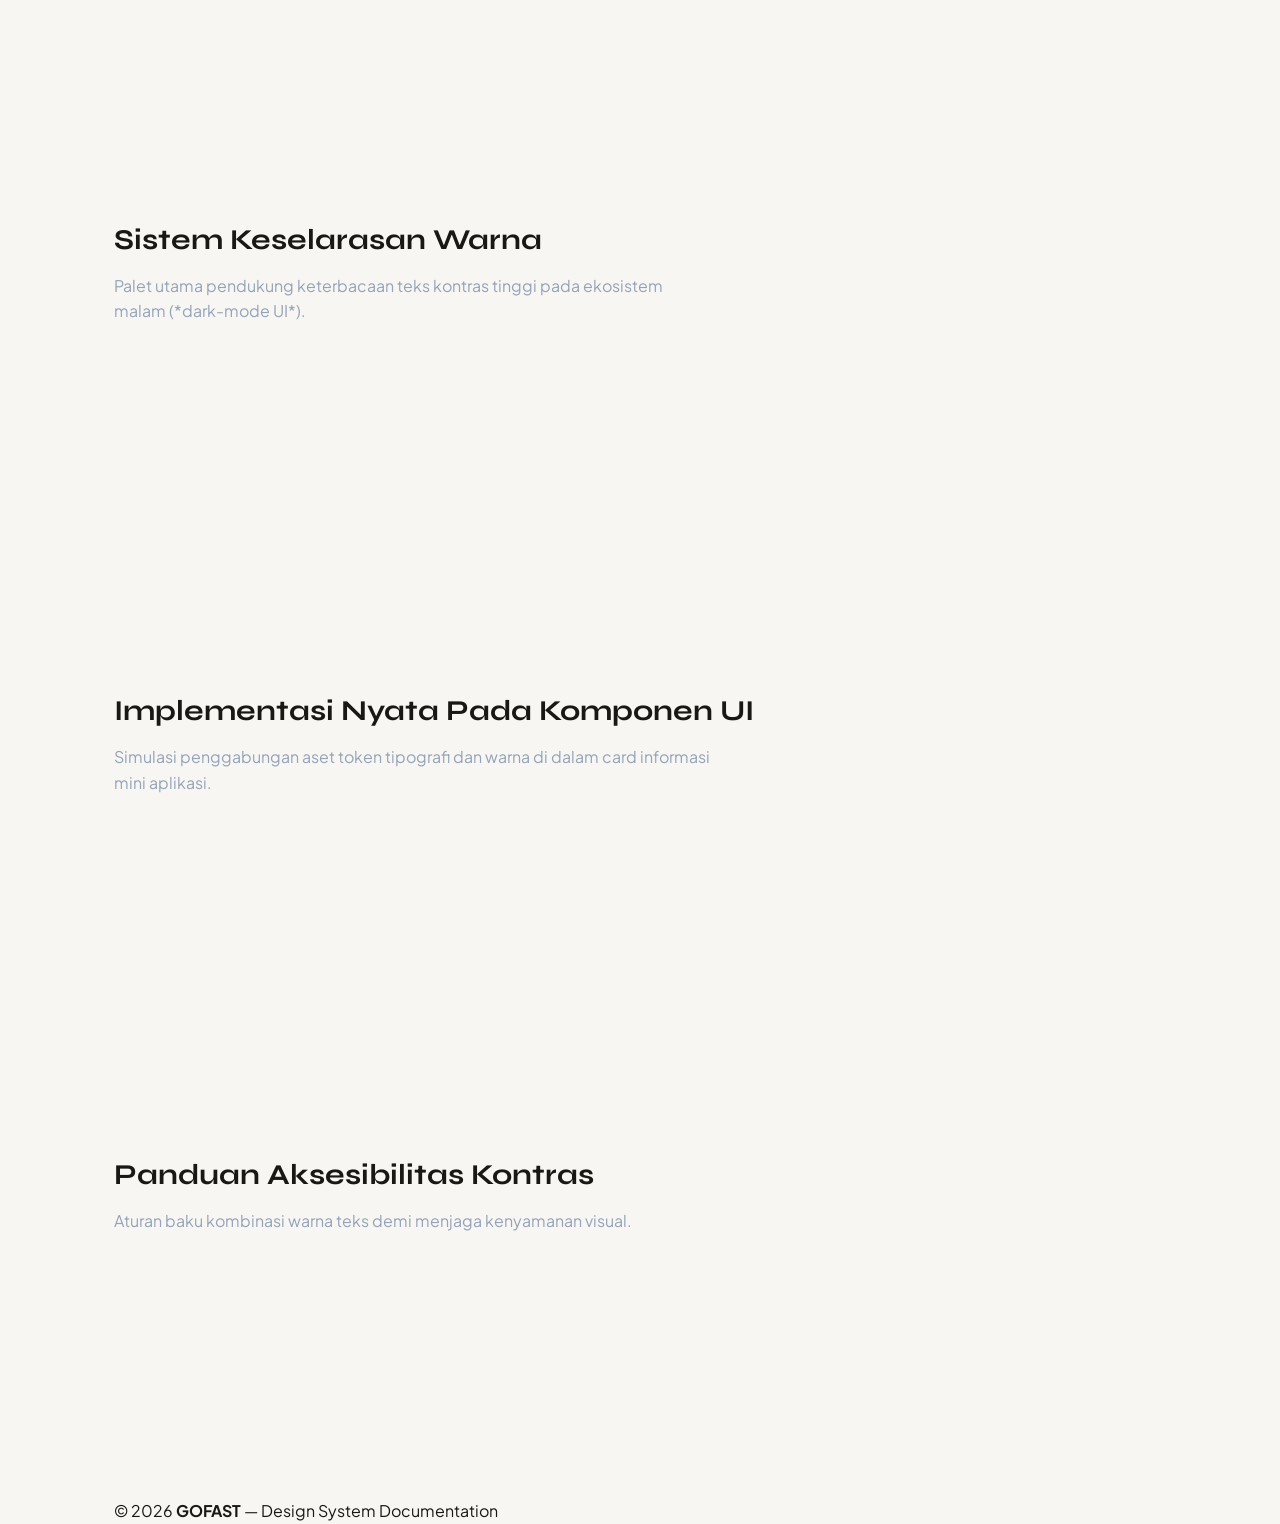
<file: tipografi.html>
<!DOCTYPE html>
<html lang="id">
<head>
  <meta charset="UTF-8">
  <meta name="viewport" content="width=device-width, initial-scale=1.0">
  <title>GOFAST — Typography System</title>
  <link rel="preconnect" href="https://fonts.googleapis.com">
  <link rel="preconnect" href="https://fonts.gstatic.com" crossorigin>
  <link href="https://fonts.googleapis.com/css2?family=Syne:wght@400;500;600;700;800&family=DM+Sans:ital,wght@0,300;0,400;0,500;0,600;0,700;1,400&display=swap" rel="stylesheet">
  
  <link rel="stylesheet" href="../css/style.css">
  
  <style>
    /* Sinkronisasi tata letak halaman dokumentasi internal */
    .header {
      position: relative;
      z-index: 10;
    }
    .page-hero {
      padding: 60px 0 40px 0 !important;
      background: linear-gradient(180deg, rgba(18, 24, 43, 0.7) 0%, rgba(12, 16, 29, 0) 100%);
    }

    /* Layout Grids */
    .font-grid, .rules-grid, .component-grid {
      display: grid;
      grid-template-columns: repeat(auto-fit, minmax(300px, 1fr));
      gap: 30px;
      margin-bottom: 40px;
    }
    .font-card, .rule-card, .spec-card {
      padding: 35px !important;
      border-radius: 24px;
    }
    .font-preview {
      font-size: 4.5rem;
      margin-bottom: 15px;
      line-height: 1;
      font-weight: 700;
    }
    .syne { font-family: 'Syne', sans-serif; }
    .dm { font-family: 'DM Sans', sans-serif; }

    /* Typography Scale List */
    .type-scale {
      display: flex;
      flex-direction: column;
      gap: 20px;
      margin-bottom: 40px;
    }
    .type-item {
      padding: 30px !important;
      border-radius: 16px;
      display: flex;
      flex-direction: column;
      gap: 10px;
    }
    .type-meta {
      display: flex;
      gap: 15px;
      align-items: center;
      border-bottom: 1px solid rgba(255, 255, 255, 0.05);
      padding-bottom: 8px;
    }
    .type-meta small {
      color: #14B8A6;
      letter-spacing: 1.5px;
      font-weight: 600;
      font-size: 0.75rem;
    }
    .type-meta .token-tag {
      background: rgba(108, 99, 255, 0.15);
      color: #8B5CF6;
      padding: 2px 8px;
      border-radius: 4px;
      font-size: 0.7rem;
      font-family: monospace;
    }

    /* Color Palette Styles */
    .palette-grid {
      display: grid;
      grid-template-columns: repeat(auto-fit, minmax(220px, 1fr));
      gap: 25px;
    }
    .palette-card {
      overflow: hidden;
      border-radius: 20px;
      background: rgba(18, 24, 43, 0.4);
      border: 1px solid rgba(255, 255, 255, 0.08);
      transition: transform 0.3s ease, box-shadow 0.3s ease;
    }
    .palette-card:hover {
      transform: translateY(-5px);
      box-shadow: 0 0 30px rgba(108, 99, 255, 0.2);
    }
    .palette-color { height: 130px; }
    .palette-info { padding: 20px; }
    .palette-info h3 { margin: 0 0 5px 0; font-family: 'Syne', sans-serif; font-size: 1.1rem; }
    .palette-info p { margin: 0; color: #8F96B2; font-size: 0.9rem; }

    /* Accessibility Checklist */
    .guideline-box {
      display: grid;
      grid-template-columns: 1fr 1fr;
      gap: 25px;
      margin-top: 20px;
    }
    @media(max-width: 768px) { .guideline-box { grid-template-columns: 1fr; } }
    .guide-card { padding: 25px; border-radius: 16px; }
    .guide-do { border-left: 4px solid #14B8A6; background: rgba(20, 184, 166, 0.03); }
    .guide-dont { border-left: 4px solid #EC4899; background: rgba(236, 72, 153, 0.03); }

    .rule-icon { font-size: 1.8rem; color: #6C63FF; margin-bottom: 15px; display: inline-block; }
  </style>
</head>
<body>

  <header class="header">
    <div class="container navbar">
      <a href="../index.html" class="logo">GOFAST</a>
      <button class="menu-toggle" aria-label="Toggle menu" aria-expanded="false">
        <span></span><span></span><span></span>
      </button>
      <nav class="nav-menu">
        <a href="../index.html">Beranda</a>
        <a href="persona.html">Persona</a>
        <a href="problem.html">Problem</a>
        <a href="sketches.html">Sketches</a>
        <a href="flow.html">User Flow</a>
        <a href="tipografi.html" class="active">Tipografi</a>
        <a href="uifinal.html">UI Final</a>
      </nav>
    </div>
  </header>

  <div class="page-hero">
    <div class="container">
      <div class="hero-badge" style="display:inline-flex; margin-bottom:15px;">Design System v1.0</div>
      <h1 style="font-size: 2.8rem; line-height: 1.2; margin-bottom: 15px;">Typography &<br><span class="gradient-text">Visual Style Tokens</span></h1>
      <p style="max-width: 650px; color: #94a3b8; font-size: 1rem; line-height: 1.6;">Panduan komprehensif susunan huruf, skala ukuran, dan kontras warna aplikasi GOFAST untuk menjamin konsistensi antarmuka yang ramah pengguna bagi semua kalangan.</p>
    </div>
  </div>

  <section class="section" style="padding-top: 20px;">
    <div class="container">
      
      <div class="section-title" style="margin-bottom: 35px;">
        <h2 style="font-family: 'Syne', sans-serif; font-size: 1.8rem; margin-bottom: 10px;">Kombinasi Typeface Utama</h2>
        <p style="color: #94a3b8; max-width: 600px;">Penentuan dua rumpun huruf berdasarkan prinsip fungsionalitas produk digital berkecepatan tinggi.</p>
      </div>

      <div class="font-grid">
        <div class="glass card font-card reveal">
          <div class="font-preview syne" style="color: #6C63FF;">Aa</div>
          <h3 style="font-family: 'Syne', sans-serif; font-size: 1.4rem; margin-bottom: 8px;">Syne — Display & Heading</h3>
          <p style="font-size: 0.9rem; color: #94a3b8; line-height: 1.6; margin: 0;">
            Berkarakter geometris dan modern. Diimplementasikan khusus untuk judul besar (*Hero Title*), judul menu, serta angka penunjuk navigasi agar memberikan kesan premium.
          </p>
        </div>

        <div class="glass card font-card reveal" style="transition-delay:.1s">
          <div class="font-preview dm" style="color: #14B8A6;">Aa</div>
          <h3 style="font-family: 'Syne', sans-serif; font-size: 1.4rem; margin-bottom: 8px;">DM Sans — Body & UI Copy</h3>
          <p style="font-size: 0.9rem; color: #94a3b8; line-height: 1.6; margin: 0;">
            Memiliki keterbacaan yang sangat tinggi (*high readability*) pada layar gawai berukuran kecil. Digunakan untuk deskripsi rute, petunjuk langkah, teks tombol, dan data konfirmasi.
          </p>
        </div>
      </div>

      <hr style="border: 0; border-top: 1px solid rgba(255,255,255,0.08); margin: 50px 0;">

      <div class="section-title" style="margin-bottom: 35px;">
        <h2 style="font-family: 'Syne', sans-serif; font-size: 1.8rem; margin-bottom: 10px;">Skala Ukuran & Aturan Token CSS</h2>
        <p style="color: #94a3b8; max-width: 600px;">Daftar baku proporsi teks yang disesuaikan dengan viewport perangkat iPhone 13 / Android modern.</p>
      </div>

      <div class="type-scale">
        <div class="glass card type-item reveal">
          <div class="type-meta">
            <small>H1 — HERO DISPLAY TITLE</small>
            <span class="token-tag">--fs-h1: 72px / line-height: 110%</span>
          </div>
          <h1 style="margin:0; font-size: clamp(2rem, 4vw, 4.5rem); line-height: 1.1;">Heading Utama Modern</h1>
        </div>

        <div class="glass card type-item reveal" style="transition-delay:.1s">
          <div class="type-meta">
            <small>H2 — SECTION HEADING</small>
            <span class="token-tag">--fs-h2: 56px / line-height: 120%</span>
          </div>
          <h2 style="margin:0; font-size: clamp(1.6rem, 3vw, 3.5rem); line-height: 1.2;">Sub Heading Premium</h2>
        </div>

        <div class="glass card type-item reveal" style="transition-delay:.2s">
          <div class="type-meta">
            <small>H3 — CARD TITLE / SUB-MENU</small>
            <span class="token-tag">--fs-h3: 40px / line-height: 130%</span>
          </div>
          <h3 style="margin:0; font-size: clamp(1.3rem, 2vw, 2.5rem); line-height: 1.2;">Tipografi Elegan Digital</h3>
        </div>

        <div class="glass card type-item reveal" style="transition-delay:.3s">
          <div class="type-meta">
            <small>BODY TEXT — PARAGRAPH & PARAGRAPH DATA</small>
            <span class="token-tag">--fs-body: 18px / line-height: 160%</span>
          </div>
          <p style="margin:0; font-size: 1.1rem; line-height: 1.6; color: #cbd5e1;">Sistem arsitektur penataan teks membantu desainer mewujudkan penyampaian pesan produk digital yang mengalir selaras, rapi, serta profesional untuk seluruh lapisan umur masyarakat pengguna aplikasi transportasi Indonesia.</p>
        </div>
      </div>

      <hr style="border: 0; border-top: 1px solid rgba(255,255,255,0.08); margin: 50px 0;">

      <div class="section-title" style="margin-bottom: 35px;">
        <h2 style="font-family: 'Syne', sans-serif; font-size: 1.8rem; margin-bottom: 10px;">Sistem Keselarasan Warna</h2>
        <p style="color: #94a3b8; max-width: 600px;">Palet utama pendukung keterbacaan teks kontras tinggi pada ekosistem malam (*dark-mode UI*).</p>
      </div>

      <div class="palette-grid">
        <div class="palette-card reveal">
          <div class="palette-color" style="background:#6C63FF;"></div>
          <div class="palette-info">
            <h3>Primary Violet</h3>
            <p>#6C63FF</p>
          </div>
        </div>

        <div class="palette-card reveal" style="transition-delay:.1s">
          <div class="palette-color" style="background:#8B5CF6;"></div>
          <div class="palette-info">
            <h3>Soft Purple</h3>
            <p>#8B5CF6</p>
          </div>
        </div>

        <div class="palette-card reveal" style="transition-delay:.2s">
          <div class="palette-color" style="background:#14B8A6;"></div>
          <div class="palette-info">
            <h3>Accent Cyan</h3>
            <p>#14B8A6</p>
          </div>
        </div>

        <div class="palette-card reveal" style="transition-delay:.3s">
          <div class="palette-color" style="background:#12182B;"></div>
          <div class="palette-info">
            <h3>Dark Card</h3>
            <p>#12182B</p>
          </div>
        </div>
      </div>

      <hr style="border: 0; border-top: 1px solid rgba(255,255,255,0.08); margin: 50px 0;">

      <div class="section-title" style="margin-bottom: 35px;">
        <h2 style="font-family: 'Syne', sans-serif; font-size: 1.8rem; margin-bottom: 10px;">Implementasi Nyata Pada Komponen UI</h2>
        <p style="color: #94a3b8; max-width: 600px;">Simulasi penggabungan aset token tipografi dan warna di dalam card informasi mini aplikasi.</p>
      </div>

      <div class="component-grid">
        <div class="glass card spec-card reveal" style="border: 1px solid rgba(255,255,255,0.08);">
          <div style="display:flex; justify-content:space-between; align-items:center; margin-bottom:15px;">
            <span style="font-size:0.75rem; color:#14B8A6; font-weight:700; text-transform:uppercase; letter-spacing:1px;">Rute Tercepat</span>
            <span style="font-size:0.8rem; color:#8F96B2;">12 Menit</span>
          </div>
          <h4 class="syne" style="font-size:1.5rem; margin:0 0 10px 0; font-weight:700;">Stasiun Madiun</h4>
          <p class="dm" style="font-size:0.9rem; color:#94a3b8; margin:0; line-height:1.5;">Kombinasi heading Syne Bold + deskripsi sub-teks DM Sans Regular menghasilkan hirarki informasi rute yang instan dipahami.</p>
        </div>

        <div class="glass card spec-card reveal" style="border: 1px solid rgba(108, 99, 255, 0.2); transition-delay:.1s">
          <div style="display:flex; justify-content:space-between; align-items:center; margin-bottom:15px;">
            <span style="font-size:0.75rem; color:#8B5CF6; font-weight:700; text-transform:uppercase; letter-spacing:1px;">Sistem Notifikasi</span>
            <span style="font-size:0.8rem; color:#8F96B2;">Baru</span>
          </div>
          <h4 class="syne" style="font-size:1.5rem; margin:0 0 10px 0; font-weight:700;">Gojek-Grab Standard Icon</h4>
          <p class="dm" style="font-size:0.9rem; color:#94a3b8; margin:0; line-height:1.5;">Ukuran tombol aksi menggunakan basis minimal 16px - 18px demi menjaga akses ketukan jempol semua kalangan usia pengguna indonesia.</p>
        </div>
      </div>

      <hr style="border: 0; border-top: 1px solid rgba(255,255,255,0.08); margin: 50px 0;">

      <div class="section-title" style="margin-bottom: 25px;">
        <h2 style="font-family: 'Syne', sans-serif; font-size: 1.8rem; margin-bottom: 10px;">Panduan Aksesibilitas Kontras</h2>
        <p style="color: #94a3b8; max-width: 600px;">Aturan baku kombinasi warna teks demi menjaga kenyamanan visual.</p>
      </div>

      <div class="guideline-box">
        <div class="card guide-card guide-do reveal">
          <h4 class="syne" style="color:#14B8A6; margin:0 0 10px 0; font-size:1.1rem;">✔️ YANG HARUS DILAKUKAN (DO)</h4>
          <p class="dm" style="font-size:0.9rem; color:#cbd5e1; line-height:1.6; margin:0;">Gunakan warna teks putih murni (`#FFFFFF`) atau abu terang (`#C7CCE5`) di atas latar belakang gelap gulita (`#060816`) untuk menjamin keterbacaan artikel.</p>
        </div>
        <div class="card guide-card guide-dont reveal" style="transition-delay:.1s">
          <h4 class="syne" style="color:#EC4899; margin:0 0 10px 0; font-size:1.1rem;">❌ YANG HARUS DIHINDARI (DON'T)</h4>
          <p class="dm" style="font-size:0.9rem; color:#cbd5e1; line-height:1.6; margin:0;">Menumpuk teks berwarna ungu tua / violet gelap langsung di atas background hitam tanpa menggunakan pembatas lapisan kartu (*glassmorphism card*).</p>
        </div>
      </div>

    </div>
  </section>

  <footer class="footer">
    <div class="container">
      <p>© 2026 <strong>GOFAST</strong> — Design System Documentation</p>
    </div>
  </footer>

  <script src="../js/app.js"></script>
</body>
</html>
</file>
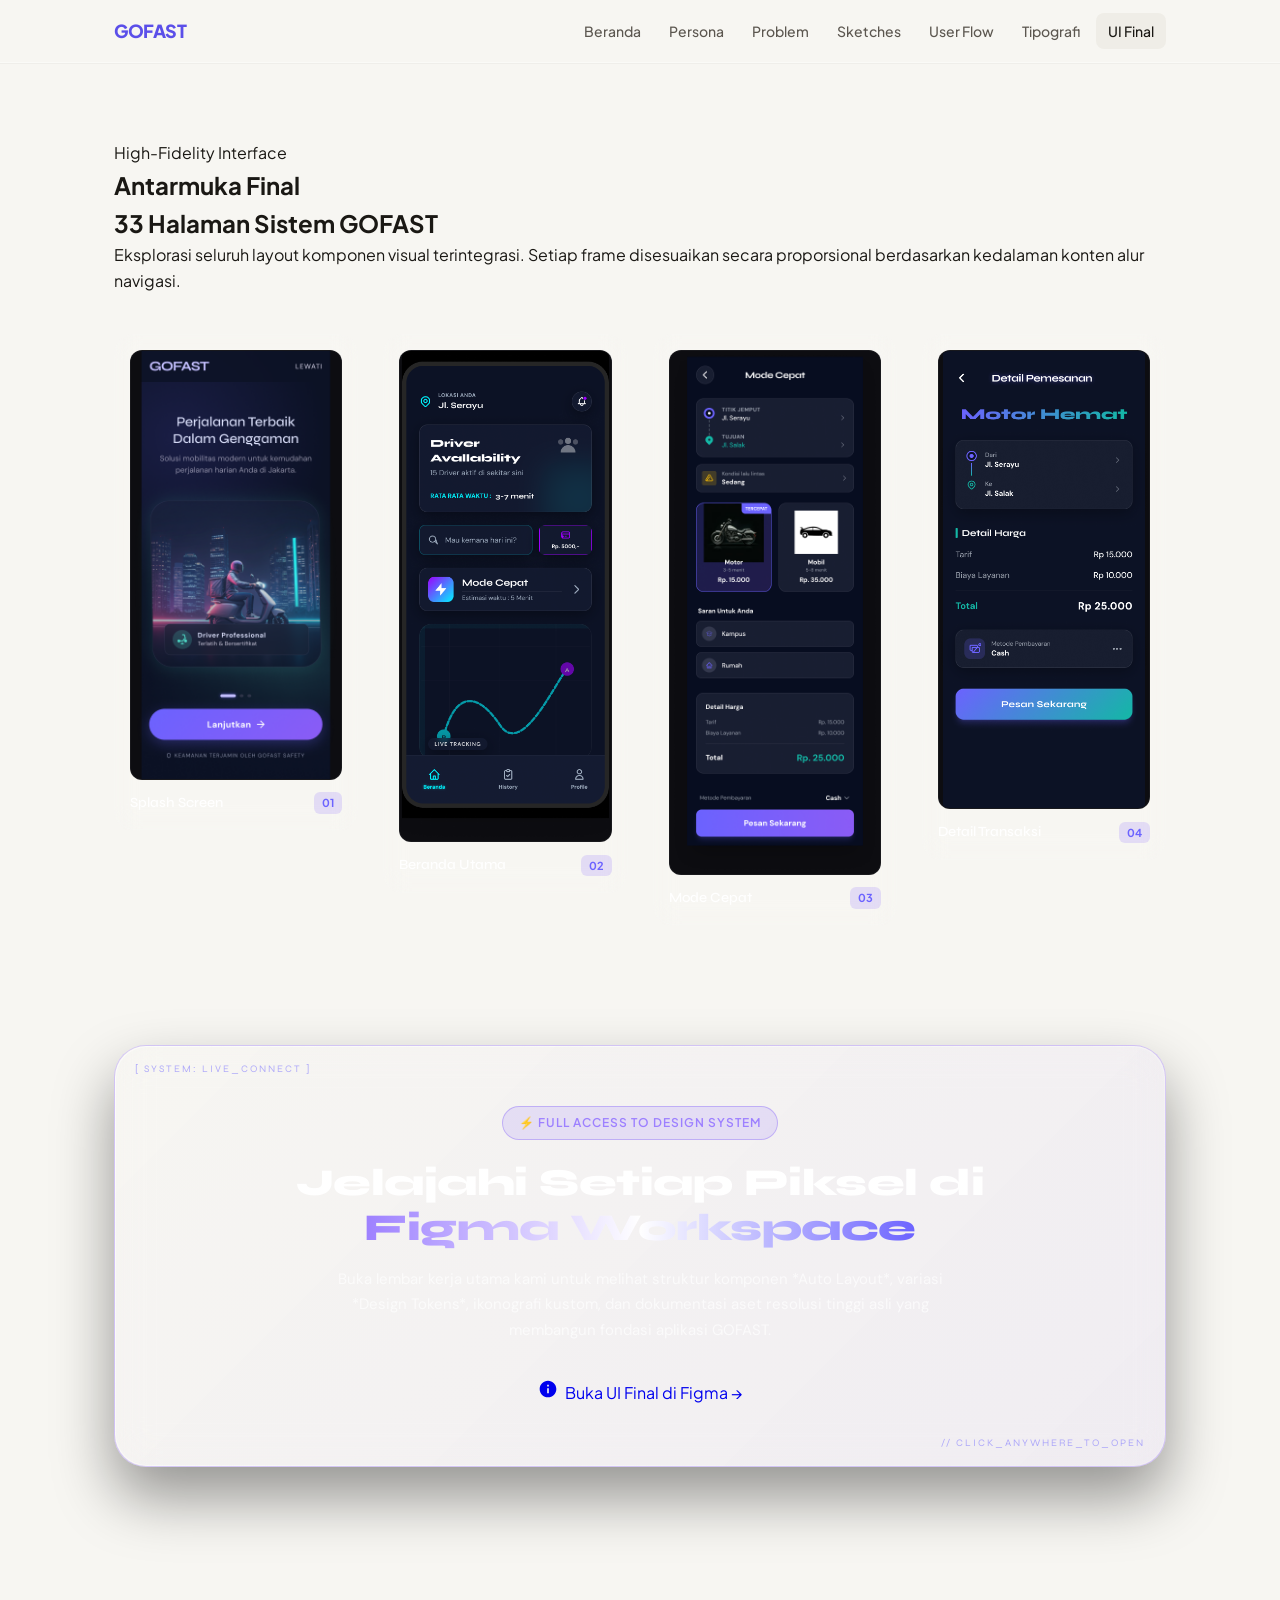
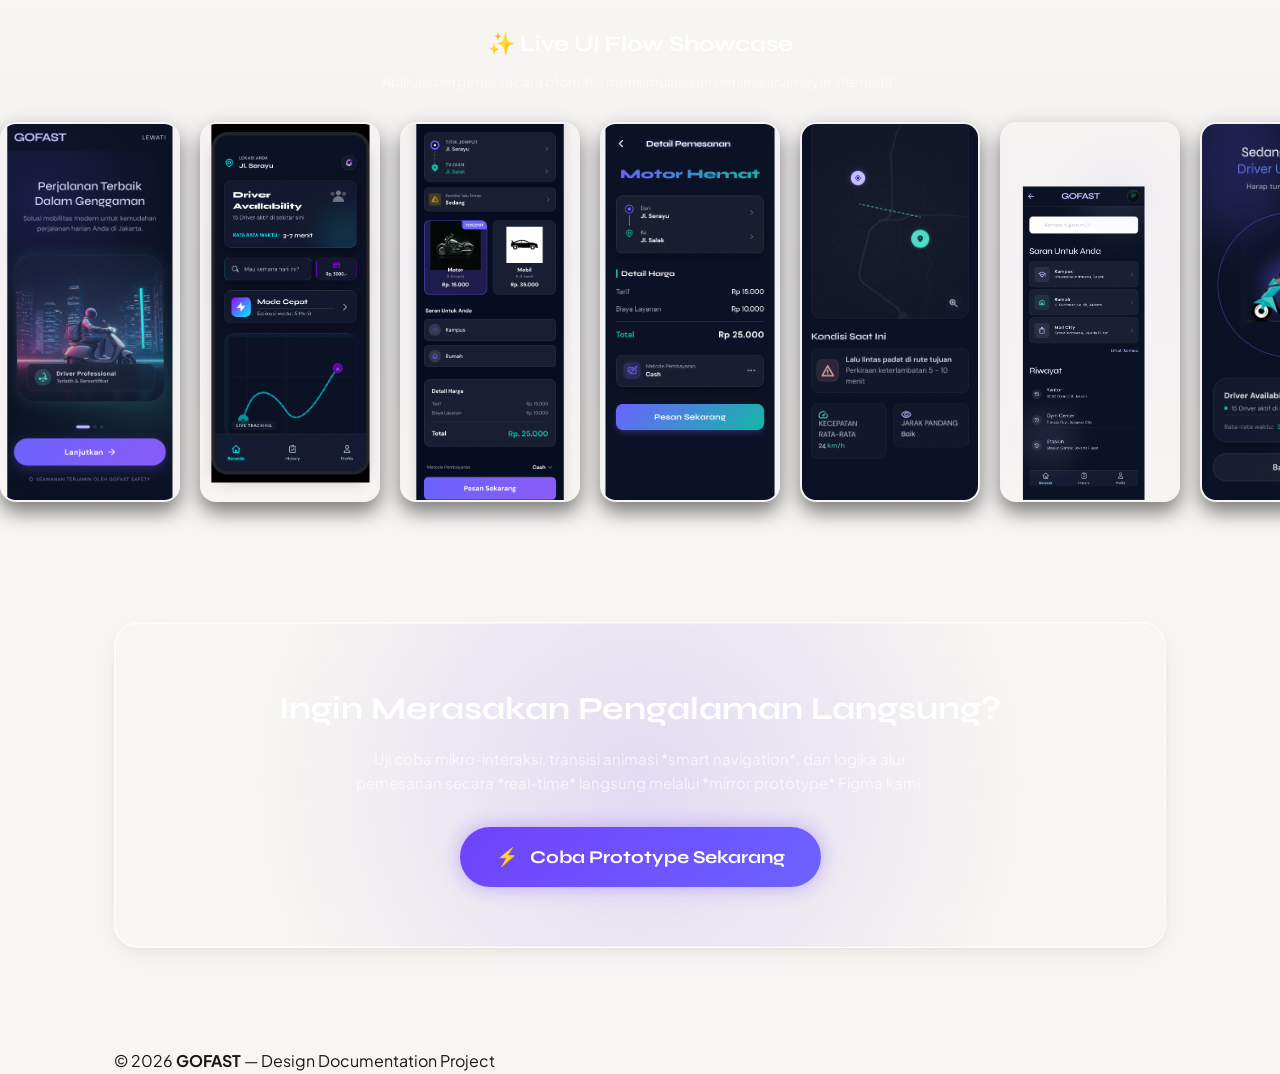
<file: uifinal.html>
<!DOCTYPE html>
<html lang="id">
<head>
  <meta charset="UTF-8">
  <meta name="viewport" content="width=device-width, initial-scale=1.0">
  <title>UI Final - GOFAST Documentation</title>
  <link rel="preconnect" href="https://fonts.googleapis.com">
  <link rel="preconnect" href="https://fonts.gstatic.com" crossorigin>
  <link href="https://fonts.googleapis.com/css2?family=Syne:wght@400;500;600;700;800&family=DM+Sans:ital,wght@0,300;0,400;0,500;0,600;0,700;1,400&display=swap" rel="stylesheet">
  <link rel="stylesheet" href="../css/style.css">
  
  <style>
    /* Custom Styling tambahan khusus halaman UI Final agar super keren & konsisten */
    :root {
      --primary-glow: linear-gradient(135deg, #6f42fb 0%, #6c63ff 100%);
      --glass-bg: rgba(255, 255, 255, 0.03);
      --glass-border: rgba(255, 255, 255, 0.08);
    }

    /* Masonry / Variable Height Grid Layout untuk 33 Pages */
    .ui-gallery-grid {
      display: grid;
      grid-template-columns: repeat(auto-fill, minmax(240px, 1fr));
      gap: 25px;
      align-items: start;
      margin-top: 40px;
    }

    .ui-card-wrapper {
      background: var(--glass-bg);
      border: 1px solid var(--glass-border);
      border-radius: 20px;
      padding: 15px;
      backdrop-filter: blur(12px);
      transition: all 0.4s cubic-bezier(0.16, 1, 0.3, 1);
      position: relative;
      overflow: hidden;
    }

    .ui-card-wrapper:hover {
      transform: translateY(-8px);
      border-color: #6f42fb;
      box-shadow: 0 15px 30px rgba(111, 66, 251, 0.2);
    }

    .ui-frame-container {
      width: 100%;
      border-radius: 12px;
      overflow: hidden;
      background: #0d0d11;
      border: 1px solid rgba(255, 255, 255, 0.05);
    }

    /* Mengatasi perbedaan panjang frame secara natural */
    .ui-frame-container img {
      width: 100%;
      height: auto;
      display: block;
      object-fit: cover;
    }

    .ui-info {
      margin-top: 12px;
      display: flex;
      justify-content: space-between;
      align-items: center;
    }

    .ui-info span {
      font-family: 'Syne', sans-serif;
      font-size: 14px;
      color: #fff;
      font-weight: 500;
    }

    .ui-badge-num {
      background: rgba(111, 66, 251, 0.15);
      color: #6c63ff;
      padding: 2px 8px;
      border-radius: 6px;
      font-size: 11px;
      font-weight: 700;
    }

    /* ---- Animasi UI Berjalan (Infinite Auto-Scroll Slider) ---- */
    .prototype-slider-section {
      margin: 80px 0;
      overflow: hidden;
      position: relative;
      background: linear-gradient(180deg, transparent, rgba(111, 66, 251, 0.03), transparent);
      padding: 40px 0;
    }

    .slider-title {
      text-align: center;
      margin-bottom: 30px;
    }

    .marquee-track {
      display: flex;
      width: max-content;
      gap: 20px;
      animation: scrollMarquee 40s linear infinite;
    }

    .marquee-track:hover {
      animation-play-state: paused; /* Berhenti sejenak saat kursor di-hover */
    }

    .marquee-item {
      width: 180px;
      height: 380px; /* Seragam untuk simulasi preview device */
      border-radius: 16px;
      overflow: hidden;
      border: 2px solid rgba(255, 255, 255, 0.05);
      box-shadow: 0 10px 20px rgba(0,0,0,0.5);
    }

    .marquee-item img {
      width: 100%;
      height: 100%;
      object-fit: cover;
    }

    @keyframes scrollMarquee {
      0% { transform: translateX(0); }
      100% { transform: translateX(-50%); }
    }

    /* ---- Tombol Floating & CTA Prototype Super Keren ---- */
    .cta-prototype-box {
      text-align: center;
      padding: 60px 40px;
      background: radial-gradient(circle at center, rgba(111, 66, 251, 0.15) 0%, transparent 70%);
      border-radius: 24px;
      margin-top: 50px;
    }

    .btn-glow-premium {
      display: inline-flex;
      align-items: center;
      gap: 12px;
      padding: 16px 36px;
      font-family: 'Syne', sans-serif;
      font-weight: 700;
      font-size: 18px;
      color: #fff;
      background: var(--primary-glow);
      border-radius: 100px;
      text-decoration: none;
      box-shadow: 0 0 20px rgba(111, 66, 251, 0.4);
      transition: all 0.3s ease;
      position: relative;
      overflow: hidden;
    }

    .btn-glow-premium::before {
      content: '';
      position: absolute;
      top: 0; left: -100%;
      width: 100%; height: 100%;
      background: linear-gradient(90deg, transparent, rgba(255,255,255,0.2), transparent);
      transition: all 0.6s ease;
    }

    .btn-glow-premium:hover::before {
      left: 100%;
    }

    .btn-glow-premium:hover {
      transform: scale(1.05);
      box-shadow: 0 0 35px rgba(111, 66, 251, 0.7);
    }

    .pulse-icon {
      animation: pulse 1.5s infinite;
    }

    @keyframes pulse {
      0% { transform: scale(1); }
      50% { transform: scale(1.2); }
      100% { transform: scale(1); }
    }
  </style>
</head>
<body>

  <header class="header">
    <div class="container navbar">
      <a href="../index.html" class="logo">GOFAST</a>

      <button class="menu-toggle" aria-label="Toggle menu" aria-expanded="false">
        <span></span><span></span><span></span>
      </button>

      <nav class="nav-menu">
        <a href="../index.html">Beranda</a>
        <a href="persona.html">Persona</a>
        <a href="problem.html">Problem</a>
        <a href="sketches.html">Sketches</a>
        <a href="flow.html">User Flow</a>
        <a href="tipografi.html">Tipografi</a>
        <a href="uifinal.html" class="active">UI Final</a>
      </nav>
    </div>
  </header>

  <section class="section" style="padding-top: 140px;">
    <div class="container">
      
      <div class="section-title">
        <span>High-Fidelity Interface</span>
        <h2>Antarmuka Final<br>33 Halaman Sistem GOFAST</h2>
        <p>Eksplorasi seluruh layout komponen visual terintegrasi. Setiap frame disesuaikan secara proporsional berdasarkan kedalaman konten alur navigasi.</p>
      </div>

      <div class="ui-gallery-grid">
        
        <div class="ui-card-wrapper">
          <div class="ui-frame-container">
            <img src="../image/Tampilan awal.png" alt="Splash Screen">
          </div>
          <div class="ui-info">
            <span>Splash Screen</span>
            <div class="ui-badge-num">01</div>
          </div>
        </div>

        <div class="ui-card-wrapper">
          <div class="ui-frame-container">
            <img src="../image/Beranda.png" alt="Beranda Utama" style="aspect-ratio: 9/21;">
          </div>
          <div class="ui-info">
            <span>Beranda Utama</span>
            <div class="ui-badge-num">02</div>
          </div>
        </div>

        <div class="ui-card-wrapper">
          <div class="ui-frame-container"><img src="../image/Mode Cepat.png" alt="Mode Cepat"></div>
          <div class="ui-info"><span>Mode Cepat</span><div class="ui-badge-num">03</div></div>
        </div>
        
        <div class="ui-card-wrapper">
          <div class="ui-frame-container"><img src="../image/Detail Pemesanan.png" alt="Detail Tarif"></div>
          <div class="ui-info"><span>Detail Transaksi</span><div class="ui-badge-num ...">04</div></div>
        </div>

        </div>

    </div>
  </section>

<!-- ==================== BEDAN SECTION: PREMIUM INTERACTIVE CTA ==================== -->
  <section class="section-cta-premium" style="padding: 40px 0; position: relative; z-index: 10;">
    <div class="container">
      
      <!-- Seluruh container dibungkus tag <a> dengan display block agar memicu click area di 100% bagian kotak -->
      <a href="https://www.figma.com/design/zeWfDdqE2L9W0G9Yodgt2X/UiFinal_Bagus-Dananjaya?node-id=0-1&t=xdCcELmyO14gNg0l-1" 
         target="_blank" 
         class="premium-cta-wrapper-link" 
         style="text-decoration: none; display: block; position: relative;">
        
        <!-- Efek Cahaya Latar Belakang (Ambience Glow) -->
        <div class="cta-glow-orb-1"></div>
        <div class="cta-glow-orb-2"></div>

        <!-- Ditambahkan class 'interactive-box' untuk transisi hover menyeluruh via CSS -->
        <div class="glass card cta-premium-box interactive-box" style="position: relative; overflow: hidden; border: 1px solid rgba(111, 66, 251, 0.25); background: linear-gradient(135deg, rgba(255, 255, 255, 0.03) 0%, rgba(111, 66, 251, 0.05) 100%); backdrop-filter: blur(20px); border-radius: 32px; padding: 60px 40px; text-align: center; box-shadow: 0 30px 60px rgba(0, 0, 0, 0.4), inset 0 1px 0 rgba(255,255,255,0.1); transition: all 0.4s cubic-bezier(0.16, 1, 0.3, 1); cursor: pointer;">
          
          <!-- Aksesoris Elemen Dekoratif Cyberpunk -->
          <div style="position: absolute; top: 15px; left: 20px; font-family: 'Syne', sans-serif; font-size: 10px; color: #6c63ff; letter-spacing: 2px; opacity: 0.5;">[ SYSTEM: LIVE_CONNECT ]</div>
          <div style="position: absolute; bottom: 15px; right: 20px; font-family: 'Syne', sans-serif; font-size: 10px; color: #6c63ff; letter-spacing: 2px; opacity: 0.5;">// CLICK_ANYWHERE_TO_OPEN</div>

          <!-- Badge Keren -->
          <div class="hero-badge" style="margin: 0 auto 20px auto; background: rgba(111, 66, 251, 0.12); border: 1px solid rgba(111, 66, 251, 0.3); color: #9d80ff; font-weight: 600; display: inline-block; padding: 6px 16px; border-radius: 100px; font-size: 12px; letter-spacing: 1px;">
            ⚡ FULL ACCESS TO DESIGN SYSTEM
          </div>

          <h2 style="font-family: 'Syne', sans-serif; font-size: 38px; font-weight: 800; line-height: 1.2; margin-bottom: 16px; color: #fff; letter-spacing: -0.5px;">
            Jelajahi Setiap Piksel di <br><span class="gradient-text" style="background: linear-gradient(90deg, #9d80ff, #fff, #6c63ff); -webkit-background-clip: text; -webkit-text-fill-color: transparent;">Figma Workspace</span>
          </h2>

          <p style="color: rgba(255, 255, 255, 0.65); max-width: 620px; margin: 0 auto 36px auto; font-family: 'DM Sans', sans-serif; font-size: 15px; line-height: 1.7;">
            Buka lembar kerja utama kami untuk melihat struktur komponen *Auto Layout*, variasi *Design Tokens*, ikonografi kustom, dan dokumentasi aset resolusi tinggi asli yang membangun fondasi aplikasi GOFAST.
          </p>

          <!-- Tombol internal diubah strukturnya menjadi <div> agar validasi HTML aman (tidak ada nested <a> tag) -->
          <div class="btn-magnet-wrapper">
            <div class="btn-cyber-premium-simulated">
              <span class="btn-shine"></span>
              <span class="btn-content">
                <svg width="20" height="20" viewBox="0 0 24 24" fill="none" xmlns="http://www.w3.org/2000/svg" style="margin-right: 4px;" class="pulse-icon">
                  <path d="M12 2C6.48 2 2 6.48 2 12s4.48 10 10 10 10-4.48 10-10S17.52 2 12 2zm1 15h-2v-6h2v6zm0-8h-2V7h2v2z" fill="currentColor"/>
                </svg>
                Buka UI Final di Figma
                <span class="arrow-vector">→</span>
              </span>
            </div>
          </div>

        </div>
      </a>

    </div>
  </section>

  <section class="prototype-slider-section">
    <div class="container">
      <div class="slider-title">
        <h3 style="font-family: 'Syne', sans-serif; font-size: 22px; color: #fff; margin-bottom: 8px;">
          ✨ Live UI Flow Showcase
        </h3>
        <p style="font-size: 14px; color: rgba(255,255,255,0.6);">Aplikasi bergerak secara otomatis mensimulasikan penjelajahan layar interaktif.</p>
      </div>
    </div>

    <div class="marquee-track">
      <div class="marquee-item"><img src="../image/Tampilan awal.png" alt="Preview"></div>
      <div class="marquee-item"><img src="../image/Beranda.png" alt="Preview"></div>
      <div class="marquee-item"><img src="../image/Mode Cepat.png" alt="Preview"></div>
      <div class="marquee-item"><img src="../image/Detail Pemesanan.png" alt="Preview"></div>
      <div class="marquee-item"><img src="../image/Informasi Lalu lintas.png" alt="Preview"></div>
      
      <div class="marquee-item"><img src="../image/Layanan Biasa.png" alt="Preview"></div>
      <div class="marquee-item"><img src="../image/Mencari Driver.png" alt="Preview"></div>
      <div class="marquee-item"><img src="../image/Metode Pembayaran.png" alt="Preview"></div>
      <div class="marquee-item"><img src="../image/Page History.png" alt="Preview"></div>
      <div class="marquee-item"><img src="../image/Page Profil.png" alt="Preview"></div>
    </div>
  </section>

  <section class="container" style="margin-bottom: 100px;">
    <div class="glass card cta-prototype-box">
      <h2 style="font-family: 'Syne', sans-serif; font-size: 32px; margin-bottom: 12px; color: #fff;">
        Ingin Merasakan Pengalaman Langsung?
      </h2>
      <p style="color: rgba(255,255,255,0.7); max-width: 600px; margin: 0 auto 32px auto; font-size: 15px; line-height: 1.6;">
        Uji coba mikro-interaksi, transisi animasi *smart navigation*, dan logika alur pemesanan secara *real-time* langsung melalui *mirror prototype* Figma kami.
      </p>
      
      <a href="https://www.figma.com/proto/zeWfDdqE2L9W0G9Yodgt2X/Untitled?node-id=0-1&t=uQu8qkPmfVfUbeEe-1" target="_blank" class="btn-glow-premium">
        <span class="pulse-icon">⚡</span> Coba Prototype Sekarang
      </a>
    </div>
  </section>

  <footer class="footer">
    <div class="container">
      <p>© 2026 <strong>GOFAST</strong> — Design Documentation Project</p>
    </div>
  </footer>

  <script>
    // Responsive Navbar Logic
    const menuToggle = document.querySelector('.menu-toggle');
    const navMenu = document.querySelector('.nav-menu');

    menuToggle.addEventListener('click', () => {
      const expanded = menuToggle.getAttribute('aria-expanded') === 'true' || false;
      menuToggle.setAttribute('aria-expanded', !expanded);
      navMenu.classList.toggle('active');
    });
  </script>
</body>
</html>
</file>
<file: css/style.css>
@import url('https://fonts.googleapis.com/css2?family=Plus+Jakarta+Sans:wght@300;400;500;600;700;800&family=Instrument+Serif:ital@0;1&display=swap');

*, *::before, *::after { box-sizing: border-box; margin: 0; padding: 0; }

:root {
  --white: #ffffff;
  --bg: #F7F6F2;
  --bg2: #EFEDE7;
  --surface: #ffffff;
  --border: rgba(0,0,0,0.08);
  --border-strong: rgba(0,0,0,0.14);
  --text: #1A1814;
  --text-2: #5C5750;
  --text-3: #9A948C;
  --violet: #5B4FE9;
  --violet-light: #EAE8FD;
  --violet-mid: #C4BFF9;
  --teal: #0F9B82;
  --teal-light: #E0F5F0;
  --teal-mid: #7DCFC0;
  --amber: #C97A15;
  --amber-light: #FDF3E3;
  --red: #D94A3D;
  --red-light: #FDECEA;
  --r: 14px;
  --r-lg: 24px;
  --r-xl: 32px;
  --shadow: 0 1px 2px rgba(0,0,0,0.03), 0 4px 12px rgba(0,0,0,0.04), 0 8px 24px rgba(0,0,0,0.04);
  --shadow-lg: 0 4px 8px rgba(0,0,0,0.04), 0 12px 32px rgba(0,0,0,0.08), 0 24px 64px rgba(0,0,0,0.08);
  --font: 'Plus Jakarta Sans', sans-serif;
  --serif: 'Instrument Serif', serif;
  --ease-out: cubic-bezier(0.16, 1, 0.3, 1);
  --t-base: 0.4s;
}

html, body { max-width: 100%; overflow-x: hidden; scroll-behavior: smooth; }

body {
  font-family: var(--font);
  background: var(--bg);
  color: var(--text);
  font-size: 16px;
  line-height: 1.6;
  -webkit-font-smoothing: antialiased;
}

.container { max-width: 1100px; margin: 0 auto; padding: 0 24px; }

/* HEADER */
.header {
  position: fixed;  /* Ganti dari sticky ke fixed */
  top: 0;
  left: 0;          /* Wajib ada untuk fixed */
  width: 100%;      /* Wajib ada untuk fixed */
  z-index: 1000;
  background: rgba(247,246,242,0.75);
  backdrop-filter: blur(24px);
  -webkit-backdrop-filter: blur(24px);
  border-bottom: 1px solid rgba(255, 255, 255, 0.4);
  box-shadow: 0 1px 0 rgba(0,0,0,0.03);
}
.navbar {
  display: flex; align-items: center; gap: 12px;
  height: 62px;
}
.logo {
  font-weight: 800; font-size: 18px; letter-spacing: -0.5px;
  color: var(--violet); text-decoration: none;
  display: flex; align-items: center; gap: 8px;
}

.logo-img {
  height: 28px;    /* Mengatur tinggi logo agar proporsional dengan navbar */
  width: auto;     /* Memastikan gambar tidak gepeng */
  object-fit: contain;
}

.logo-badge {
  background: var(--violet); color: white;
  font-size: 10px; font-weight: 700; letter-spacing: 0.5px;
  padding: 2px 7px; border-radius: 4px;
}
.nav-menu {
  display: flex; align-items: center; gap: 4px; margin-left: auto;
}
.nav-menu > a {
  color: var(--text-2); text-decoration: none; font-size: 14px; font-weight: 500;
  padding: 7px 12px; border-radius: 8px;
  transition: color 0.2s, background 0.2s;
}
.nav-menu > a:hover, .nav-menu > a.active { color: var(--text); background: var(--bg2); }

/* NAV DROPDOWN */
.nav-dropdown { position: relative; }
.nav-dropbtn {
  background: none; border: none; cursor: pointer;
  color: var(--text-2); font-size: 14px; font-weight: 500;
  font-family: var(--font); padding: 7px 12px; border-radius: 8px;
  display: flex; align-items: center; gap: 5px;
  transition: color 0.2s, background 0.2s;
}
.nav-dropbtn:hover, .nav-dropdown.active-group .nav-dropbtn {
  color: var(--text); background: var(--bg2);
}
.drop-chevron { font-size: 10px; transition: transform 0.2s; }
.nav-dropdown:hover .drop-chevron,
.nav-dropdown.open .drop-chevron { transform: rotate(180deg); }
.nav-dropdown-content {
  display: none; position: absolute; top: calc(100% + 6px); left: 50%;
  transform: translateX(-50%); background: var(--surface);
  border: 1px solid var(--border-strong); border-radius: var(--r);
  box-shadow: var(--shadow-lg); min-width: 200px; padding: 6px;
  z-index: 500;
}
.nav-dropdown:hover .nav-dropdown-content,
.nav-dropdown.open .nav-dropdown-content { display: block; }
.nav-dropdown-content a {
  display: flex; align-items: center; gap: 10px;
  padding: 9px 12px; border-radius: 8px;
  text-decoration: none; color: var(--text-2); font-size: 14px; font-weight: 500;
  transition: background 0.15s, color 0.15s;
}
.nav-dropdown-content a:hover, .nav-dropdown-content a.active {
  background: var(--bg); color: var(--text);
}
.drop-icon { font-size: 15px; }

/* HAMBURGER */
/* MOBILE PREFERENCES OVERRIDE */
@media (max-width: 768px) {
  .menu-toggle { 
    display: flex; 
  }
  
  .nav-menu {
    /* 1. Ubah posisi menjadi melayang penuh di kanan luar layar */
    display: flex; /* Biarkan tetap flex untuk menyusun item */
    position: fixed; 
    top: 0;
    right: -100%; /* Sembunyikan menu di kanan layar */
    width: 280px; /* Lebar menu samping */
    height: 100vh; /* Tinggi penuh layar */
    
    /* 2. Tata letak menu menurun ke bawah */
    flex-direction: column; 
    align-items: flex-start; 
    justify-content: flex-start;
    gap: 4px;
    
    /* 3. Desain latar belakang (meniru background kaca transparan headermu) */
    background: rgba(247, 246, 242, 0.98); 
    backdrop-filter: blur(20px);
    -webkit-backdrop-filter: blur(20px);
    padding: 80px 20px 24px 20px; /* Padding atas agak besar agar tidak tertutup tombol close */
    box-shadow: -6px 0 24px rgba(0,0,0,0.06);
    overflow-y: auto;
    z-index: 999;
    
    /* 4. Efek animasi transisi meluncur */
    transition: right 0.3s ease-in-out; 
  }
  
  /* Saat tombol hamburger dipencet, menu bergeser masuk ke kanan pas layar */
  .nav-menu.open { 
    right: 0; 
  }
  
  /* Penyesuaian ukuran link menu di dalam mobile */
  .nav-menu > a { 
    width: 100%; 
    padding: 12px 16px; 
    border-radius: 10px; 
  }
  
  .nav-dropdown { 
    width: 100%; 
  }
  
  .nav-dropbtn { 
    width: 100%; 
    padding: 12px 16px; 
    justify-content: space-between; /* Membuat panah chevron mentok ke kanan */
  }
  
  /* Dropdown sub-menu diubah posisinya agar mendorong menu di bawahnya secara rapi */
  .nav-dropdown-content { 
    position: static; 
    transform: none; 
    box-sizing: border-box;
    box-shadow: none; 
    border: none; 
    background: var(--bg2); 
    margin: 4px 0; 
    display: none; 
    border-radius: var(--r); 
    width: 100%;
  }
  
  .nav-dropdown.open .nav-dropdown-content { 
    display: block; 
  }
  
  /* Matikan fitur hover di mobile agar tidak merusak klik */
  .nav-dropdown:hover .nav-dropdown-content { 
    display: none; 
  }
  .nav-dropdown.open .nav-dropdown-content { 
    display: block; 
  }
  
  /* Sisa responsive code bawaanmu yang lain (jangan dihapus) */
  .persona-card { flex-direction: column; }
  .page-hero h1 { font-size: 1.9rem; }
  .hero-layout { flex-direction: column !important; }
  .hero-text, .hero-card { max-width: 100% !important; width: 100% !important; }
  .section { padding: 52px 0; }
  .cta-box { padding: 36px 24px; }
  .hero-buttons { flex-direction: column; }
  .hero-dropdown-menu { left: 0; right: 0; min-width: unset; }
}
.menu-toggle {
  display: none; flex-direction: column; gap: 5px;
  background: none; border: none; cursor: pointer;
  padding: 6px; margin-left: auto; z-index: 1001;
}
.menu-toggle span {
  display: block; width: 22px; height: 2px;
  background: var(--text); border-radius: 2px;
  transition: all 0.25s;
}
.menu-toggle.open span:nth-child(1) { transform: rotate(45deg) translate(5px, 5px); }
.menu-toggle.open span:nth-child(2) { opacity: 0; }
.menu-toggle.open span:nth-child(3) { transform: rotate(-45deg) translate(5px, -5px); }

/* BUTTONS */
.btn {
  display: inline-flex; align-items: center; gap: 8px;
  padding: 12px 24px; border-radius: 12px; font-size: 14px;
  font-weight: 700; font-family: var(--font); text-decoration: none;
  border: none; cursor: pointer; transition: all var(--t-base) var(--ease-out);
}
.btn-primary {
  background: linear-gradient(180deg, var(--violet) 0%, #4940D4 100%);
  color: white;
  box-shadow: inset 0 1px 1px rgba(255,255,255,0.2), 0 2px 8px rgba(91,79,233,0.25);
  border: 1px solid #4940D4;
}
.btn-primary:hover { 
  background: linear-gradient(180deg, #6C63FF 0%, var(--violet) 100%);
  box-shadow: inset 0 1px 1px rgba(255,255,255,0.3), 0 8px 20px rgba(91,79,233,0.35); 
  transform: translateY(-2px); 
}
.btn-outline {
  background: linear-gradient(180deg, var(--surface) 0%, var(--bg) 100%);
  color: var(--text);
  border: 1px solid var(--border-strong);
  box-shadow: inset 0 1px 1px rgba(255,255,255,0.8), 0 1px 2px rgba(0,0,0,0.03);
}
.btn-outline:hover { 
  background: var(--surface); 
  border-color: #d1cfc9; 
  box-shadow: inset 0 1px 1px rgba(255,255,255,1), 0 4px 12px rgba(0,0,0,0.05);
  transform: translateY(-2px);
}
.btn-teal { 
  background: linear-gradient(180deg, var(--teal) 0%, #0A7D6B 100%); 
  color: white;
  box-shadow: inset 0 1px 1px rgba(255,255,255,0.2), 0 2px 8px rgba(15,155,130,0.25);
  border: 1px solid #0A7D6B;
}
.btn-teal:hover { 
  background: linear-gradient(180deg, #14B8A6 0%, var(--teal) 100%);
  box-shadow: inset 0 1px 1px rgba(255,255,255,0.3), 0 8px 20px rgba(15,155,130,0.35);
  transform: translateY(-2px); 
}

/* SECTIONS */
.section { padding: 80px 0; }
.section-sm { padding: 48px 0; }

/* PAGE HERO */
.page-hero { padding: 60px 0 48px; }
.page-hero h1 { font-size: clamp(2rem, 4vw, 3rem); font-weight: 800; line-height: 1.15; letter-spacing: -1px; margin-bottom: 16px; }
.page-hero .lead { color: var(--text-2); max-width: 600px; font-size: 1.05rem; line-height: 1.65; }
.hero-eyebrow {
  display: inline-flex; align-items: center; gap: 6px;
  background: var(--violet-light); color: var(--violet);
  font-size: 12px; font-weight: 700; letter-spacing: 0.5px; text-transform: uppercase;
  padding: 5px 12px; border-radius: 100px; margin-bottom: 20px;
}
.gradient-text {
  background: linear-gradient(135deg, var(--violet) 0%, #9B8FF5 100%);
  -webkit-background-clip: text; -webkit-text-fill-color: transparent;
  background-clip: text;
}

/* CARDS */
.card {
  background: rgba(255, 255, 255, 0.6);
  backdrop-filter: blur(20px);
  -webkit-backdrop-filter: blur(20px);
  border-radius: var(--r-lg);
  border: 1px solid rgba(255, 255, 255, 0.8);
  padding: 32px;
  box-shadow: var(--shadow);
  position: relative;
  overflow: hidden;
}
.card::before {
  content: "";
  position: absolute;
  top: 0; left: 0; right: 0; bottom: 0;
  border-radius: inherit;
  padding: 1px;
  background: linear-gradient(135deg, rgba(255,255,255,0.6) 0%, rgba(255,255,255,0.1) 100%);
  -webkit-mask: linear-gradient(#fff 0 0) content-box, linear-gradient(#fff 0 0);
  -webkit-mask-composite: xor;
  mask-composite: exclude;
  pointer-events: none;
}
.card-sm { padding: 24px; border-radius: var(--r); }
.card-hover { transition: transform var(--t-base) var(--ease-out), box-shadow var(--t-base) var(--ease-out), background var(--t-base) var(--ease-out); }
.card-hover:hover { transform: translateY(-6px); box-shadow: var(--shadow-lg); background: rgba(255, 255, 255, 0.9); }

/* GRID */
.grid-2 { display: grid; grid-template-columns: repeat(auto-fit, minmax(300px, 1fr)); gap: 24px; }
.grid-3 { display: grid; grid-template-columns: repeat(auto-fit, minmax(260px, 1fr)); gap: 20px; }
.grid-4 { display: grid; grid-template-columns: repeat(auto-fit, minmax(220px, 1fr)); gap: 20px; }

/* BADGE / TAGS */
.badge {
  display: inline-flex; align-items: center; gap: 5px;
  font-size: 11px; font-weight: 700; letter-spacing: 0.4px;
  padding: 3px 10px; border-radius: 100px;
}
.badge-violet { background: var(--violet-light); color: var(--violet); }
.badge-teal { background: var(--teal-light); color: var(--teal); }
.badge-amber { background: var(--amber-light); color: var(--amber); }
.badge-red { background: var(--red-light); color: var(--red); }
.badge-gray { background: var(--bg2); color: var(--text-2); }

/* TAG LABEL */
.tag-section {
  font-size: 11px; font-weight: 700; letter-spacing: 1.5px; text-transform: uppercase;
  color: var(--teal); margin-bottom: 12px; display: block;
}

/* DIVIDER */
.divider { border: none; border-top: 1px solid var(--border); margin: 48px 0; }

/* FIGMA EMBED */
.figma-embed-wrap {
  border-radius: var(--r-xl); overflow: hidden;
  border: 1px solid var(--border); box-shadow: var(--shadow-lg);
  background: var(--bg2); position: relative;
}
.figma-embed-wrap iframe { display: block; }
.figma-label {
  display: flex; align-items: center; gap: 10px;
  padding: 12px 20px; background: var(--surface);
  border-top: 1px solid var(--border);
  font-size: 13px; font-weight: 600; color: var(--text-2);
}
.figma-label svg { flex-shrink: 0; }

/* CTA BOX */
.cta-box {
  background: linear-gradient(135deg, var(--violet-light), var(--teal-light));
  border: 1px solid var(--border); border-radius: var(--r-xl);
  padding: 48px 40px; text-align: center;
}
.cta-box h2 { font-size: clamp(1.5rem, 3vw, 2rem); font-weight: 800; margin-bottom: 12px; }

/* AUTHOR PROFILE */
.profile-avatar-wrapper {
  width: 140px; height: 140px; margin: 0 auto;
  border-radius: 50%; padding: 6px;
  background: linear-gradient(135deg, var(--violet) 0%, var(--teal) 100%);
  box-shadow: 0 10px 25px rgba(91, 79, 233, 0.25);
  position: relative;
}
.profile-avatar {
  width: 100%; height: 100%; border-radius: 50%;
  object-fit: cover; border: 4px solid var(--surface);
  background: var(--surface);
}
.social-btn {
  display: inline-flex; align-items: center; gap: 8px;
  padding: 10px 16px; border-radius: 100px;
  background: var(--surface); border: 1px solid var(--border);
  color: var(--text-2); text-decoration: none; font-size: 14px; font-weight: 600;
  transition: all var(--t-base) var(--ease-out);
  box-shadow: 0 2px 5px rgba(0,0,0,0.02);
}
.social-btn:hover {
  background: var(--violet);
  color: #fff;
  border-color: var(--violet);
  transform: translateY(-3px);
  box-shadow: 0 5px 15px rgba(139, 92, 246, 0.2);
}

/* PROFESSIONAL FOOTER */
.footer-professional {
  background: #0B0E17;
  color: #fff;
  padding: 80px 0 32px;
  position: relative;
  overflow: hidden;
}
.footer-professional::before {
  content: ''; position: absolute; top: 0; left: 0; right: 0; height: 1px;
  background: linear-gradient(90deg, transparent, rgba(255,255,255,0.1), transparent);
}
.footer-grid {
  display: grid;
  grid-template-columns: 2fr 1fr 1fr;
  gap: 40px;
  margin-bottom: 60px;
}
.footer-desc {
  color: #8B949E; font-size: 14px; line-height: 1.7; max-width: 320px; margin-top: 4px;
}
.footer-title {
  font-family: 'Syne', sans-serif; font-size: 16px; font-weight: 700;
  margin-bottom: 24px; color: #fff; letter-spacing: 0.5px;
}
.footer-links { list-style: none; padding: 0; margin: 0; display: flex; flex-direction: column; gap: 14px; }
.footer-links a {
  color: #8B949E; text-decoration: none; font-size: 14px;
  transition: color 0.2s, transform 0.2s; display: inline-block; font-weight: 500;
}
.footer-links a:hover { color: var(--teal); transform: translateX(4px); }
.footer-bottom {
  border-top: 1px solid rgba(255,255,255,0.1);
  padding-top: 32px;
  display: flex; justify-content: space-between; align-items: center;
  flex-wrap: wrap; gap: 16px;
  color: #8B949E; font-size: 13px;
}
.footer-bottom-links { display: flex; gap: 24px; }
.footer-bottom-links a { color: #8B949E; text-decoration: none; transition: color 0.2s; }
.footer-bottom-links a:hover { color: #fff; }

/* PERSONA */
.persona-card { display: flex; gap: 32px; align-items: flex-start; }
.persona-avatar {
  width: 120px; height: 120px; object-fit: cover;
  border-radius: 16px; flex-shrink: 0; border: 2px solid var(--border-strong);
}
.pain-tag {
  display: inline-block; background: var(--red-light); color: var(--red);
  font-size: 12px; font-weight: 600; padding: 4px 10px;
  border-radius: 100px; margin: 3px;
}
.opp-box {
  background: var(--teal-light); border-radius: var(--r);
  padding: 16px 20px; margin-top: 16px;
  border-left: 3px solid var(--teal);
}

/* UI TABS */
.tab-group { display: flex; gap: 6px; flex-wrap: wrap; margin-bottom: 28px; }
.tab-btn {
  padding: 7px 16px; border-radius: 100px; font-size: 13px; font-weight: 600;
  border: 1px solid var(--border-strong); background: var(--surface);
  cursor: pointer; transition: all 0.2s; color: var(--text-2); font-family: var(--font);
}
.tab-btn.active { background: var(--violet); color: white; border-color: var(--violet); }
.tab-btn:hover:not(.active) { background: var(--bg2); }
.ui-item.hidden { display: none; }

/* STEP NUMBER */
.step-num {
  display: inline-flex; align-items: center; justify-content: center;
  width: 28px; height: 28px; border-radius: 50%; background: var(--violet);
  color: white; font-size: 12px; font-weight: 700; margin-bottom: 14px;
}

/* DROPDOWN HERO */
.hero-dropdown { position: relative; }
.hero-dropdown-menu {
  display: none; position: absolute; top: calc(100% + 8px); left: 0;
  background: var(--surface); border: 1px solid var(--border-strong);
  border-radius: var(--r); box-shadow: var(--shadow-lg);
  min-width: 300px; padding: 8px; z-index: 200;
}
.hero-dropdown-menu.show { display: block; }
.dropdown-link {
  display: block; padding: 12px 14px; border-radius: 8px;
  text-decoration: none; transition: background 0.15s;
}
.dropdown-link:hover { background: var(--bg); }
.dropdown-link .opt-title { display: block; font-weight: 700; color: var(--text); font-size: 14px; margin-bottom: 2px; }
.dropdown-link .opt-desc { display: block; font-size: 12px; color: var(--text-3); }

/* IMPACT MATRIX */
.matrix-card { border-top: 4px solid; padding: 24px; border-radius: var(--r-lg); background: var(--surface); border-left: 1px solid var(--border); border-right: 1px solid var(--border); border-bottom: 1px solid var(--border); }
.matrix-card ul { list-style: none; padding: 0; display: flex; flex-direction: column; gap: 8px; margin-top: 12px; }
.matrix-card li { font-size: 14px; color: var(--text-2); padding-left: 16px; position: relative; }
.matrix-card li::before { content: '•'; position: absolute; left: 0; color: var(--text-3); }

/* REVEAL ANIMATION */
.reveal { opacity: 0; transform: translateY(16px); transition: opacity 0.5s, transform 0.5s; }
.reveal.visible { opacity: 1; transform: translateY(0); }

/* AFFINITY INSIGHT */
.insight-pill {
  display: inline-block; font-size: 11px; font-weight: 700; letter-spacing: 0.3px;
  padding: 2px 9px; border-radius: 100px; margin: 2px;
}
.pill-pink { background: #FDE8EF; color: #BF3060; }
.pill-blue { background: #E6F1FB; color: #185FA5; }
.pill-green { background: #EAF3DE; color: #3B6D11; }

/* HORIZONTAL SCROLL SHOWCASE */
.scroll-strip { display: flex; gap: 14px; overflow-x: auto; padding-bottom: 12px; -webkit-overflow-scrolling: touch; }
.scroll-strip::-webkit-scrollbar { height: 4px; }
.scroll-strip::-webkit-scrollbar-track { background: var(--bg2); border-radius: 2px; }
.scroll-strip::-webkit-scrollbar-thumb { background: var(--violet-mid); border-radius: 2px; }
.scroll-frame {
  flex-shrink: 0; width: 160px; height: 330px;
  border-radius: 16px; overflow: hidden;
  border: 1px solid var(--border-strong);
  box-shadow: var(--shadow);
}
.scroll-frame img { width: 100%; height: 100%; object-fit: cover; object-position: top; }

/* MINI INFO */
.mini-stat h4 { font-size: 1.5rem; font-weight: 800; color: var(--violet); margin-bottom: 2px; }
.mini-stat span { font-size: 12px; color: var(--text-3); }

/* MOBILE */
@media (max-width: 768px) {
  .menu-toggle { display: flex; }
  .nav-menu {
    display: none; position: fixed; inset: 62px 0 0;
    flex-direction: column; align-items: flex-start; gap: 0;
    background: var(--surface); padding: 16px;
    border-top: 1px solid var(--border); z-index: 999;
    overflow-y: auto;
  }
  .nav-menu.open { display: flex; }
  .nav-menu > a { width: 100%; padding: 12px 16px; border-radius: 10px; }
  .nav-dropdown { width: 100%; }
  .nav-dropbtn { width: 100%; padding: 12px 16px; }
  .nav-dropdown-content { position: static; transform: none; box-shadow: none; border: none; background: var(--bg2); margin: 4px 0; display: none; border-radius: var(--r); }
  .nav-dropdown.open .nav-dropdown-content { display: block; }
  .nav-dropdown:hover .nav-dropdown-content { display: none; }
  .nav-dropdown.open .nav-dropdown-content { display: block; }
  .persona-card { flex-direction: column; }
  .page-hero h1 { font-size: 1.9rem; }
  .hero-layout { flex-direction: column !important; }
  .hero-text, .hero-card { max-width: 100% !important; width: 100% !important; }
  .section { padding: 52px 0; }
  .cta-box { padding: 36px 24px; }
  .hero-buttons { flex-direction: column; }
  .hero-dropdown-menu { left: 0; right: 0; min-width: unset; }
}

/* ABOUT REVERSE */
.about-card { display: flex; gap: 40px; align-items: center; }
.about-card.reverse { flex-direction: row-reverse; }
.about-card .img-col { width: 40%; flex-shrink: 0; }
.about-card .text-col { flex: 1; }
@media (max-width: 768px) {
  .about-card, .about-card.reverse { flex-direction: column; }
  .about-card .img-col { width: 100%; text-align: center; }
}
</file>
<file: css/animation.css>
/* ============================================================
   GOFAST — Animation Layer (animations.css)
   Tambahkan <link rel="stylesheet" href="css/animations.css">
   di <head> index.html, SETELAH style.css
   ============================================================ */

/* ── 1. KEYFRAMES ─────────────────────────────────────────── */

@keyframes fadeUp {
  from { opacity: 0; transform: translateY(28px); }
  to   { opacity: 1; transform: translateY(0); }
}

@keyframes fadeIn {
  from { opacity: 0; }
  to   { opacity: 1; }
}

@keyframes slideRight {
  from { opacity: 0; transform: translateX(-24px); }
  to   { opacity: 1; transform: translateX(0); }
}

@keyframes floatY {
  0%, 100% { transform: translateY(0px); }
  50%       { transform: translateY(-10px); }
}

@keyframes shimmer {
  0%   { background-position: -200% center; }
  100% { background-position:  200% center; }
}

@keyframes pulseRing {
  0%   { box-shadow: 0 0 0 0 rgba(91,79,233,0.35); }
  70%  { box-shadow: 0 0 0 10px rgba(91,79,233,0); }
  100% { box-shadow: 0 0 0 0 rgba(91,79,233,0); }
}

@keyframes navbarSlideDown {
  from { opacity: 0; transform: translateY(-100%); }
  to   { opacity: 1; transform: translateY(0); }
}

@keyframes scaleIn {
  from { opacity: 0; transform: scale(0.93); }
  to   { opacity: 1; transform: scale(1); }
}

@keyframes countUp {
  from { opacity: 0; transform: translateY(12px) scale(0.9); }
  to   { opacity: 1; transform: translateY(0) scale(1); }
}

@keyframes borderFlow {
  0%   { background-position: 0% 50%; }
  50%  { background-position: 100% 50%; }
  100% { background-position: 0% 50%; }
}


/* ── 2. NAVBAR ENTRANCE ───────────────────────────────────── */

.header {
  animation: navbarSlideDown 0.55s cubic-bezier(0.22, 1, 0.36, 1) both;
}


/* ── 3. HERO SECTION ──────────────────────────────────────── */

.hero-eyebrow {
  animation: fadeUp 0.6s 0.1s cubic-bezier(0.22,1,0.36,1) both;
}

.hero-text h1 {
  animation: fadeUp 0.7s 0.2s cubic-bezier(0.22,1,0.36,1) both;
}

.hero-text p {
  animation: fadeUp 0.7s 0.35s cubic-bezier(0.22,1,0.36,1) both;
}

.hero-buttons {
  animation: fadeUp 0.7s 0.45s cubic-bezier(0.22,1,0.36,1) both;
}

/* Mini stats stagger */
.mini-stat {
  animation: countUp 0.55s cubic-bezier(0.22,1,0.36,1) both;
}
.mini-stat:nth-child(1) { animation-delay: 0.55s; }
.mini-stat:nth-child(2) { animation-delay: 0.65s; }
.mini-stat:nth-child(3) { animation-delay: 0.75s; }

/* Hero card floats in */
.hero-card {
  animation: scaleIn 0.9s 0.3s cubic-bezier(0.16, 1, 0.3, 1) both;
}

/* Floating card effect */
.hero-card .card {
  animation: floatY 8s cubic-bezier(0.4, 0, 0.2, 1) infinite;
  box-shadow: 0 24px 64px rgba(91,79,233,0.12), 0 8px 24px rgba(0,0,0,0.06);
}


/* ── 4. GRADIENT TEXT SHIMMER ─────────────────────────────── */

.gradient-text {
  background: linear-gradient(
    135deg,
    var(--violet) 0%,
    #9B8FF5 30%,
    #C4BFF9 50%,
    #9B8FF5 70%,
    var(--violet) 100%
  );
  background-size: 200% auto;
  -webkit-background-clip: text;
  -webkit-text-fill-color: transparent;
  background-clip: text;
  animation: shimmer 4s linear infinite;
}


/* ── 5. CARD HOVER ENHANCEMENTS ───────────────────────────── */

.card-hover {
  transition: transform 0.4s cubic-bezier(0.16, 1, 0.3, 1),
              box-shadow 0.4s cubic-bezier(0.16, 1, 0.3, 1),
              background 0.4s cubic-bezier(0.16, 1, 0.3, 1);
  will-change: transform, box-shadow;
}

.card-hover:hover {
  transform: translateY(-8px) scale(1.02);
  box-shadow: 0 20px 48px rgba(91,79,233,0.15), 0 8px 16px rgba(0,0,0,0.06);
  background: rgba(255, 255, 255, 0.95) !important;
}

/* Pain tag hover */
.pain-tag {
  transition: transform 0.2s, background 0.2s;
  cursor: default;
}
.pain-tag:hover {
  transform: scale(1.06);
  background: #f7d0cc;
}


/* ── 6. REVEAL (scroll-triggered) — upgrade ──────────────── */

.reveal {
  opacity: 0;
  filter: blur(10px);
  transform: translateY(24px) scale(0.98);
  transition: opacity 0.8s cubic-bezier(0.16, 1, 0.3, 1),
              transform 0.8s cubic-bezier(0.16, 1, 0.3, 1),
              filter 0.8s cubic-bezier(0.16, 1, 0.3, 1);
  will-change: opacity, transform, filter;
}

.reveal.visible {
  opacity: 1;
  filter: blur(0);
  transform: translateY(0) scale(1);
}

/* Stagger siblings inside a grid */
.grid-3 .reveal:nth-child(2),
.grid-4 .reveal:nth-child(2) { transition-delay: 0.08s; }
.grid-3 .reveal:nth-child(3),
.grid-4 .reveal:nth-child(3) { transition-delay: 0.16s; }
.grid-4 .reveal:nth-child(4) { transition-delay: 0.24s; }

.grid-2 .reveal:nth-child(2) { transition-delay: 0.1s; }


/* ── 7. BUTTON INTERACTIONS ───────────────────────────────── */

.btn-primary {
  transition: background 0.22s, box-shadow 0.22s, transform 0.18s;
  position: relative;
  overflow: hidden;
}

.btn-primary::after {
  content: '';
  position: absolute;
  inset: 0;
  background: rgba(255,255,255,0.12);
  opacity: 0;
  transition: opacity 0.2s;
  border-radius: inherit;
}
.btn-primary:hover::after { opacity: 1; }

.btn-primary:active { transform: translateY(1px) scale(0.98); }

.btn-outline {
  transition: background 0.2s, border-color 0.2s, transform 0.18s, box-shadow 0.2s;
}
.btn-outline:hover { box-shadow: 0 2px 8px rgba(0,0,0,0.08); }
.btn-outline:active { transform: scale(0.98); }


/* ── 8. FIGMA EMBED WRAPPER ───────────────────────────────── */

.figma-embed-wrap {
  animation: scaleIn 0.7s 0.2s cubic-bezier(0.22,1,0.36,1) both;
  transition: box-shadow 0.3s;
}
.figma-embed-wrap:hover {
  box-shadow: 0 16px 48px rgba(91,79,233,0.12), 0 2px 8px rgba(0,0,0,0.07);
}


/* ── 9. CTA BOX ANIMATED BORDER ──────────────────────────── */

.cta-box {
  position: relative;
  overflow: hidden;
  transition: transform 0.3s cubic-bezier(0.22,1,0.36,1), box-shadow 0.3s;
}

.cta-box::before {
  content: '';
  position: absolute;
  inset: 0;
  background: linear-gradient(135deg,
    var(--violet-light), var(--teal-light),
    var(--violet-light), var(--teal-light)
  );
  background-size: 300% 300%;
  animation: borderFlow 6s ease infinite;
  z-index: 0;
}

.cta-box > * { position: relative; z-index: 1; }

.cta-box:hover {
  transform: translateY(-3px);
  box-shadow: 0 12px 40px rgba(91,79,233,0.15);
}


/* ── 10. PERSONA AVATAR ───────────────────────────────────── */

.persona-avatar {
  transition: transform 0.5s cubic-bezier(0.16, 1, 0.3, 1),
              box-shadow 0.5s cubic-bezier(0.16, 1, 0.3, 1);
}
.persona-avatar:hover {
  transform: scale(1.05) rotate(-1deg);
  box-shadow: 0 16px 32px rgba(91,79,233,0.25);
}


/* ── 11. MATRIX CARDS ─────────────────────────────────────── */

.matrix-card {
  transition: transform 0.3s cubic-bezier(0.22,1,0.36,1), box-shadow 0.3s;
}
.matrix-card:hover {
  transform: translateY(-5px);
  box-shadow: 0 10px 32px rgba(0,0,0,0.09);
}


/* ── 12. BADGE PULSE (primary violet only) ────────────────── */

.badge-violet {
  animation: pulseRing 2.5s cubic-bezier(0.455,0.03,0.515,0.955) infinite;
}


/* ── 13. NAV LINK UNDERLINE SLIDE ─────────────────────────── */

.nav-menu > a,
.nav-dropbtn {
  position: relative;
  overflow: hidden;
}

.nav-menu > a::after {
  content: '';
  position: absolute;
  bottom: 4px; left: 12px; right: 12px;
  height: 2px;
  background: var(--violet);
  border-radius: 2px;
  transform: scaleX(0);
  transform-origin: left;
  transition: transform 0.25s cubic-bezier(0.22,1,0.36,1);
}
.nav-menu > a:hover::after,
.nav-menu > a.active::after { transform: scaleX(1); }


/* ── 14. OPP-BOX SLIDE IN ─────────────────────────────────── */

.opp-box {
  transition: transform 0.25s, box-shadow 0.25s;
}
.opp-box:hover {
  transform: translateX(4px);
  box-shadow: -4px 0 12px rgba(15,155,130,0.1);
}


/* ── 15. TAG-SECTION ENTRANCE ─────────────────────────────── */

.tag-section {
  display: inline-block;
  animation: slideRight 0.5s 0.05s cubic-bezier(0.22,1,0.36,1) both;
}


/* ── 16. SCROLL-STRIP SCREEN FRAMES ──────────────────────── */

.scroll-frame,
[style*="width: 180px"][style*="height: 380px"] {
  transition: transform 0.3s cubic-bezier(0.22,1,0.36,1), box-shadow 0.3s;
}
[style*="width: 180px"][style*="height: 380px"]:hover {
  transform: translateY(-8px) scale(1.03);
  box-shadow: 0 16px 40px rgba(91,79,233,0.18);
  z-index: 2;
}


/* ── 17. LOGO HOVER SPIN ──────────────────────────────────── */

.logo-img {
  transition: transform 0.4s cubic-bezier(0.22,1,0.36,1), filter 0.3s;
}
.logo:hover .logo-img {
  transform: rotate(-8deg) scale(1.1);
  filter: drop-shadow(0 4px 10px rgba(91,79,233,0.35));
}


/* ── 18. PAGE HERO ────────────────────────────────────────── */

.page-hero h1 {
  animation: fadeUp 0.65s 0.05s cubic-bezier(0.22,1,0.36,1) both;
}

.page-hero .lead {
  animation: fadeUp 0.65s 0.18s cubic-bezier(0.22,1,0.36,1) both;
}


/* ── 19. FOOTER ───────────────────────────────────────────── */

.footer {
  animation: fadeIn 0.8s ease both;
}


/* ── 20. REDUCED MOTION SUPPORT ──────────────────────────── */

@media (prefers-reduced-motion: reduce) {
  *, *::before, *::after {
    animation-duration: 0.01ms !important;
    animation-iteration-count: 1 !important;
    transition-duration: 0.01ms !important;
  }
}
</file>
